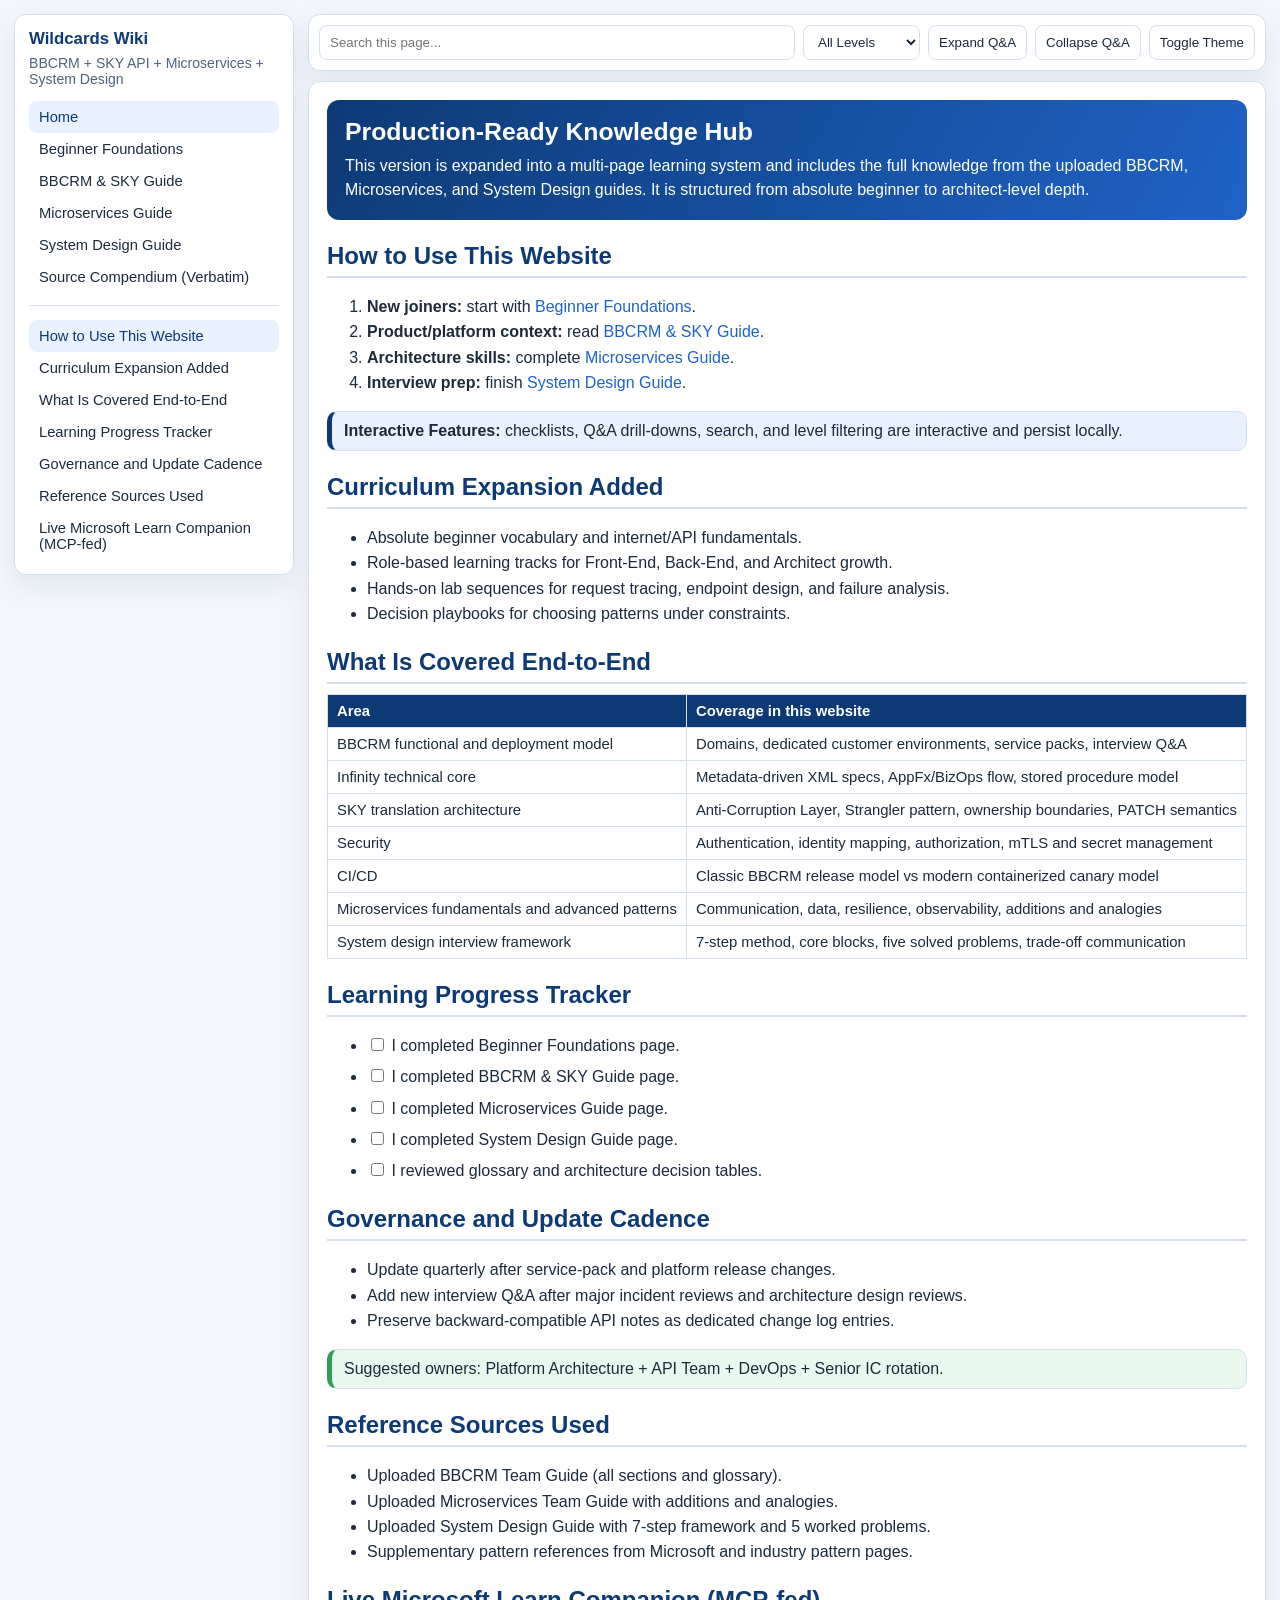
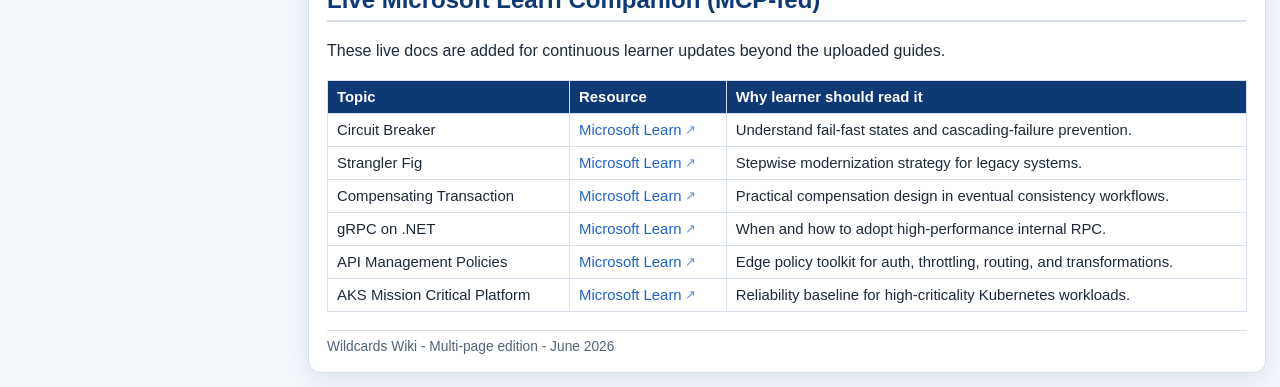
<file: index.html>
<!DOCTYPE html>
<html lang="en">
<head>
  <meta charset="UTF-8" />
  <meta name="viewport" content="width=device-width, initial-scale=1.0" />
  <title>Wildcards Wiki - Home</title>
  <link rel="stylesheet" href="styles.css" />
</head>
<body>
  <div class="shell">
    <aside class="sidebar card">
      <div class="brand">Wildcards Wiki</div>
      <div class="sub">BBCRM + SKY API + Microservices + System Design</div>
      <div class="menu">
        <a class="active" href="index.html">Home</a>
        <a href="foundations.html">Beginner Foundations</a>
        <a href="bbcrm-guide.html">BBCRM & SKY Guide</a>
        <a href="microservices-guide.html">Microservices Guide</a>
        <a href="system-design-guide.html">System Design Guide</a>
        <a href="source-compendium.html">Source Compendium (Verbatim)</a>
      </div>
      <hr style="border:0;border-top:1px solid var(--border); margin: 12px 0;" />
      <nav id="toc" class="menu"></nav>
    </aside>

    <main class="main">
      <section class="toolbar card">
        <input id="search" placeholder="Search this page..." />
        <select id="level">
          <option value="all">All Levels</option>
          <option value="beginner">Beginner</option>
          <option value="intermediate">Intermediate</option>
          <option value="advanced">Advanced</option>
        </select>
        <button id="expandAll">Expand Q&A</button>
        <button id="collapseAll">Collapse Q&A</button>
        <button id="theme">Toggle Theme</button>
      </section>

      <section class="content card" data-level="beginner intermediate advanced">
        <div class="hero">
          <h1>Production-Ready Knowledge Hub</h1>
          <p>
            This version is expanded into a multi-page learning system and includes the full knowledge from the uploaded BBCRM,
            Microservices, and System Design guides. It is structured from absolute beginner to architect-level depth.
          </p>
        </div>

        <section data-level="beginner intermediate advanced">
          <h2>How to Use This Website</h2>
          <ol>
            <li><strong>New joiners:</strong> start with <a href="foundations.html">Beginner Foundations</a>.</li>
            <li><strong>Product/platform context:</strong> read <a href="bbcrm-guide.html">BBCRM & SKY Guide</a>.</li>
            <li><strong>Architecture skills:</strong> complete <a href="microservices-guide.html">Microservices Guide</a>.</li>
            <li><strong>Interview prep:</strong> finish <a href="system-design-guide.html">System Design Guide</a>.</li>
          </ol>
          <div class="info">
            <strong>Interactive Features:</strong> checklists, Q&A drill-downs, search, and level filtering are interactive and persist locally.
          </div>
        </section>

        <section data-level="beginner">
          <h2>Curriculum Expansion Added</h2>
          <ul>
            <li>Absolute beginner vocabulary and internet/API fundamentals.</li>
            <li>Role-based learning tracks for Front-End, Back-End, and Architect growth.</li>
            <li>Hands-on lab sequences for request tracing, endpoint design, and failure analysis.</li>
            <li>Decision playbooks for choosing patterns under constraints.</li>
          </ul>
        </section>

        <section data-level="intermediate advanced">
          <h2>What Is Covered End-to-End</h2>
          <table>
            <tr><th>Area</th><th>Coverage in this website</th></tr>
            <tr><td>BBCRM functional and deployment model</td><td>Domains, dedicated customer environments, service packs, interview Q&A</td></tr>
            <tr><td>Infinity technical core</td><td>Metadata-driven XML specs, AppFx/BizOps flow, stored procedure model</td></tr>
            <tr><td>SKY translation architecture</td><td>Anti-Corruption Layer, Strangler pattern, ownership boundaries, PATCH semantics</td></tr>
            <tr><td>Security</td><td>Authentication, identity mapping, authorization, mTLS and secret management</td></tr>
            <tr><td>CI/CD</td><td>Classic BBCRM release model vs modern containerized canary model</td></tr>
            <tr><td>Microservices fundamentals and advanced patterns</td><td>Communication, data, resilience, observability, additions and analogies</td></tr>
            <tr><td>System design interview framework</td><td>7-step method, core blocks, five solved problems, trade-off communication</td></tr>
          </table>
        </section>

        <section data-level="beginner intermediate advanced">
          <h2>Learning Progress Tracker</h2>
          <ul class="checklist">
            <li><label><input data-track="home-foundations" type="checkbox" /> I completed Beginner Foundations page.</label></li>
            <li><label><input data-track="home-bbcrm" type="checkbox" /> I completed BBCRM & SKY Guide page.</label></li>
            <li><label><input data-track="home-microservices" type="checkbox" /> I completed Microservices Guide page.</label></li>
            <li><label><input data-track="home-system-design" type="checkbox" /> I completed System Design Guide page.</label></li>
            <li><label><input data-track="home-review" type="checkbox" /> I reviewed glossary and architecture decision tables.</label></li>
          </ul>
        </section>

        <section data-level="intermediate advanced">
          <h2>Governance and Update Cadence</h2>
          <ul>
            <li>Update quarterly after service-pack and platform release changes.</li>
            <li>Add new interview Q&A after major incident reviews and architecture design reviews.</li>
            <li>Preserve backward-compatible API notes as dedicated change log entries.</li>
          </ul>
          <div class="success">
            Suggested owners: Platform Architecture + API Team + DevOps + Senior IC rotation.
          </div>
        </section>

        <section data-level="beginner intermediate advanced">
          <h2>Reference Sources Used</h2>
          <ul>
            <li>Uploaded BBCRM Team Guide (all sections and glossary).</li>
            <li>Uploaded Microservices Team Guide with additions and analogies.</li>
            <li>Uploaded System Design Guide with 7-step framework and 5 worked problems.</li>
            <li>Supplementary pattern references from Microsoft and industry pattern pages.</li>
          </ul>
        </section>

        <section data-level="beginner intermediate advanced">
          <h2>Live Microsoft Learn Companion (MCP-fed)</h2>
          <p>These live docs are added for continuous learner updates beyond the uploaded guides.</p>
          <table>
            <tr><th>Topic</th><th>Resource</th><th>Why learner should read it</th></tr>
            <tr><td>Circuit Breaker</td><td><a target="_blank" rel="noopener" href="https://learn.microsoft.com/en-us/azure/architecture/patterns/circuit-breaker">Microsoft Learn</a></td><td>Understand fail-fast states and cascading-failure prevention.</td></tr>
            <tr><td>Strangler Fig</td><td><a target="_blank" rel="noopener" href="https://learn.microsoft.com/en-us/azure/architecture/patterns/strangler-fig">Microsoft Learn</a></td><td>Stepwise modernization strategy for legacy systems.</td></tr>
            <tr><td>Compensating Transaction</td><td><a target="_blank" rel="noopener" href="https://learn.microsoft.com/en-us/azure/architecture/patterns/compensating-transaction">Microsoft Learn</a></td><td>Practical compensation design in eventual consistency workflows.</td></tr>
            <tr><td>gRPC on .NET</td><td><a target="_blank" rel="noopener" href="https://learn.microsoft.com/en-us/aspnet/core/grpc/?view=aspnetcore-10.0">Microsoft Learn</a></td><td>When and how to adopt high-performance internal RPC.</td></tr>
            <tr><td>API Management Policies</td><td><a target="_blank" rel="noopener" href="https://learn.microsoft.com/en-us/azure/api-management/api-management-policies">Microsoft Learn</a></td><td>Edge policy toolkit for auth, throttling, routing, and transformations.</td></tr>
            <tr><td>AKS Mission Critical Platform</td><td><a target="_blank" rel="noopener" href="https://learn.microsoft.com/en-us/azure/architecture/reference-architectures/containers/aks-mission-critical/mission-critical-app-platform">Microsoft Learn</a></td><td>Reliability baseline for high-criticality Kubernetes workloads.</td></tr>
          </table>
        </section>

        <div class="footer">
          Wildcards Wiki - Multi-page edition - June 2026
        </div>
      </section>
    </main>
  </div>

  <script src="app.js"></script>
</body>
</html>
</file>
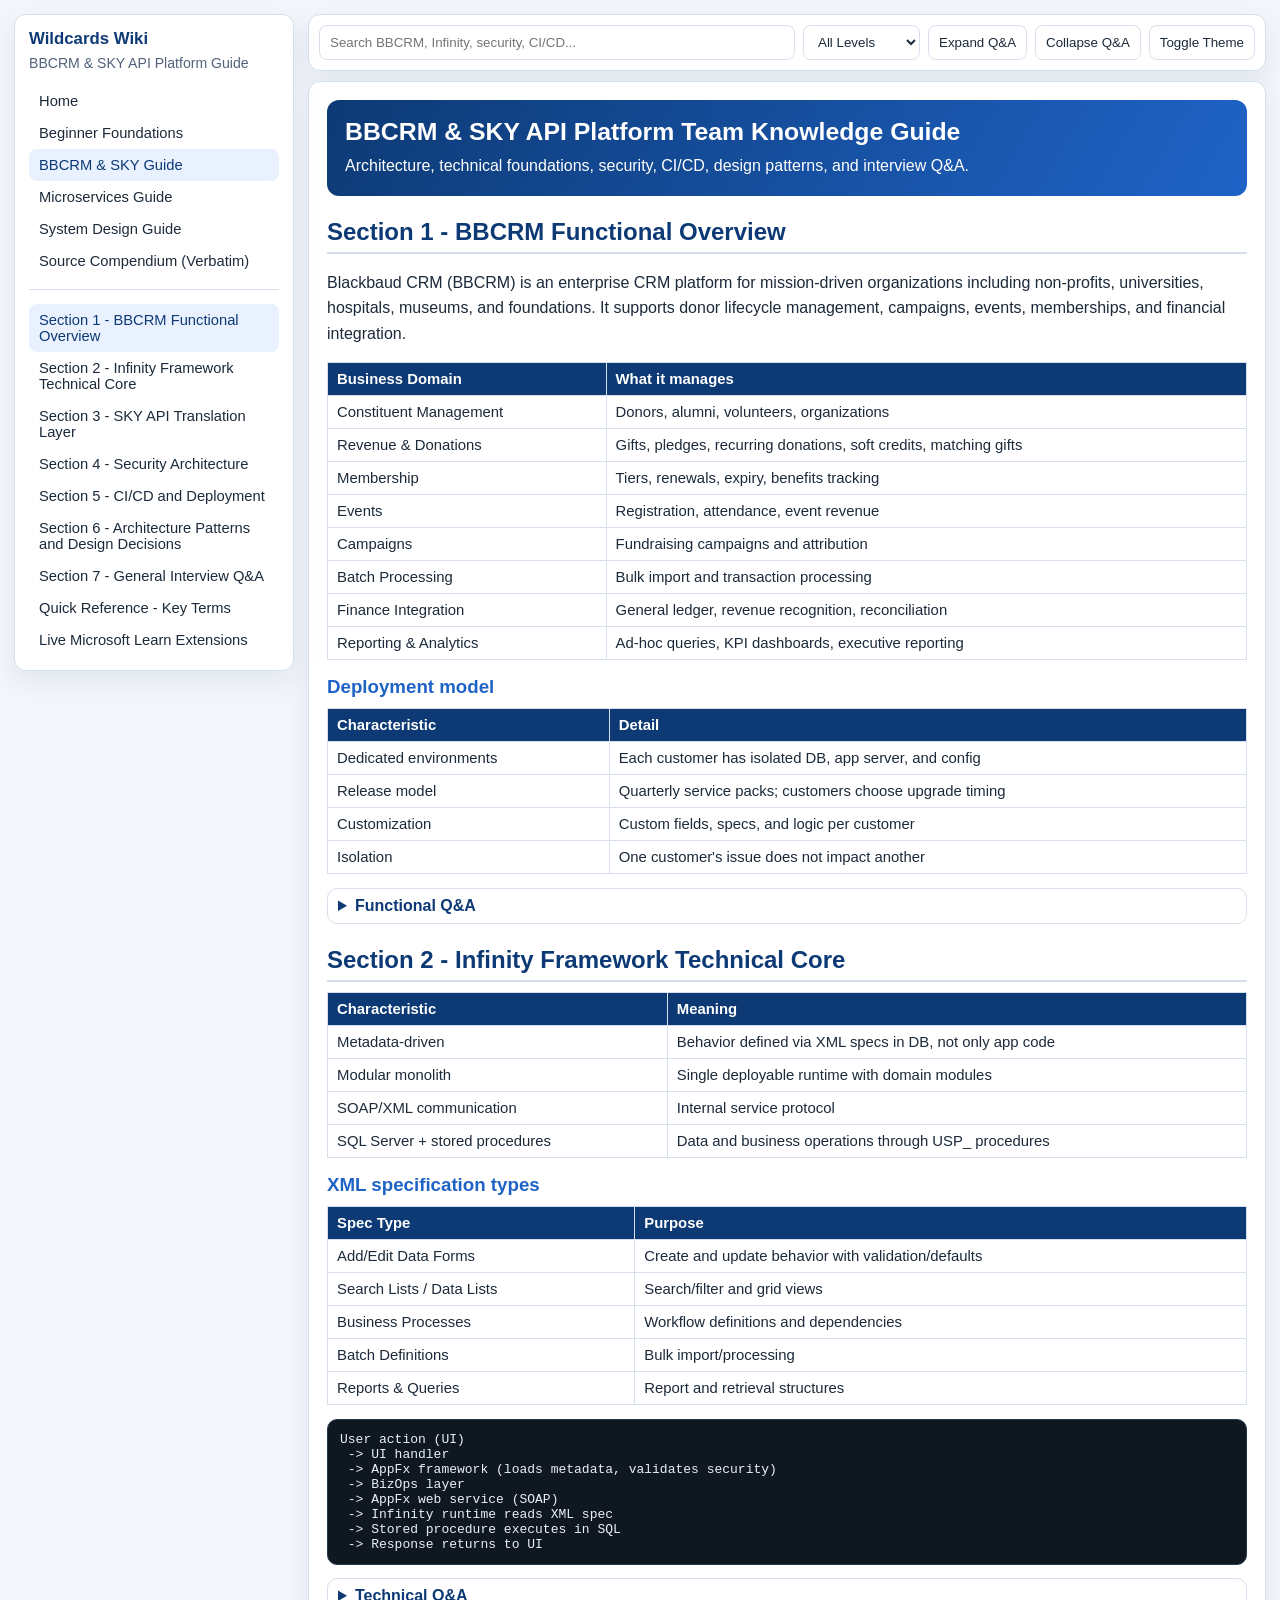
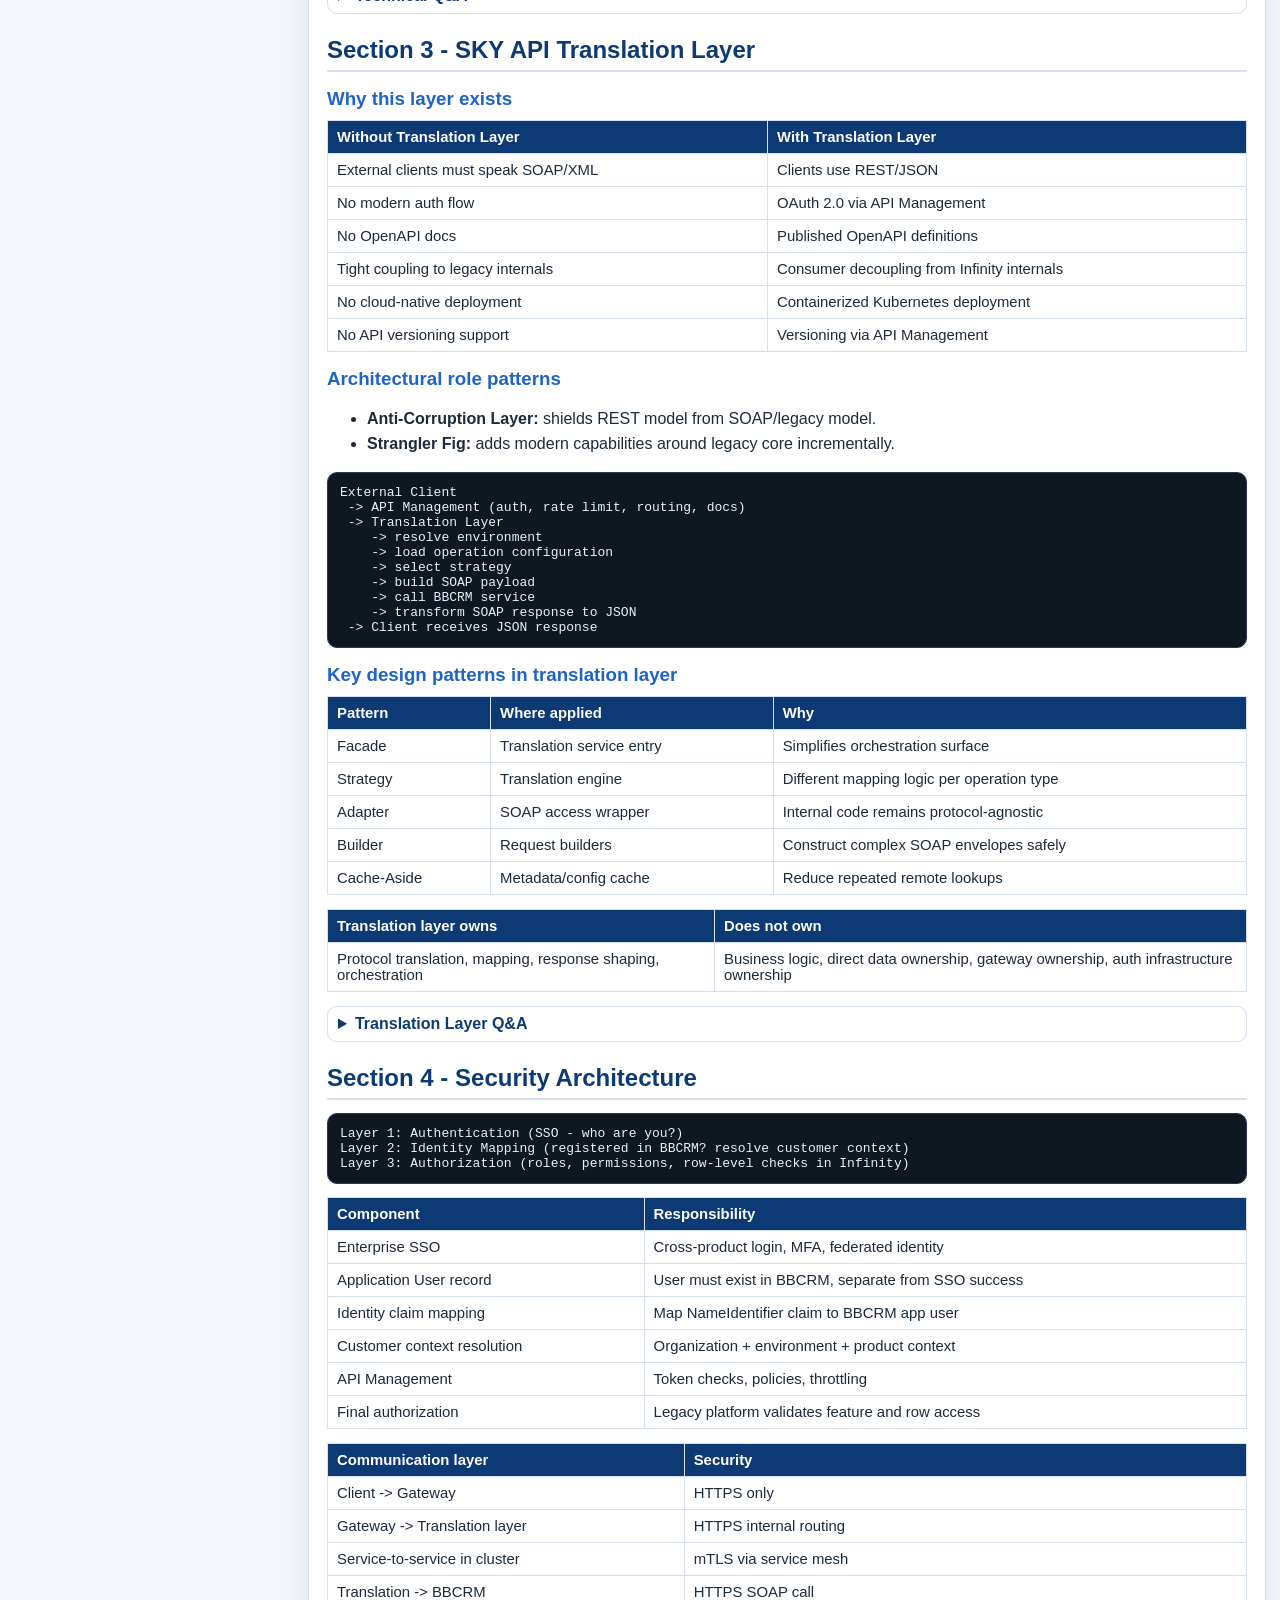
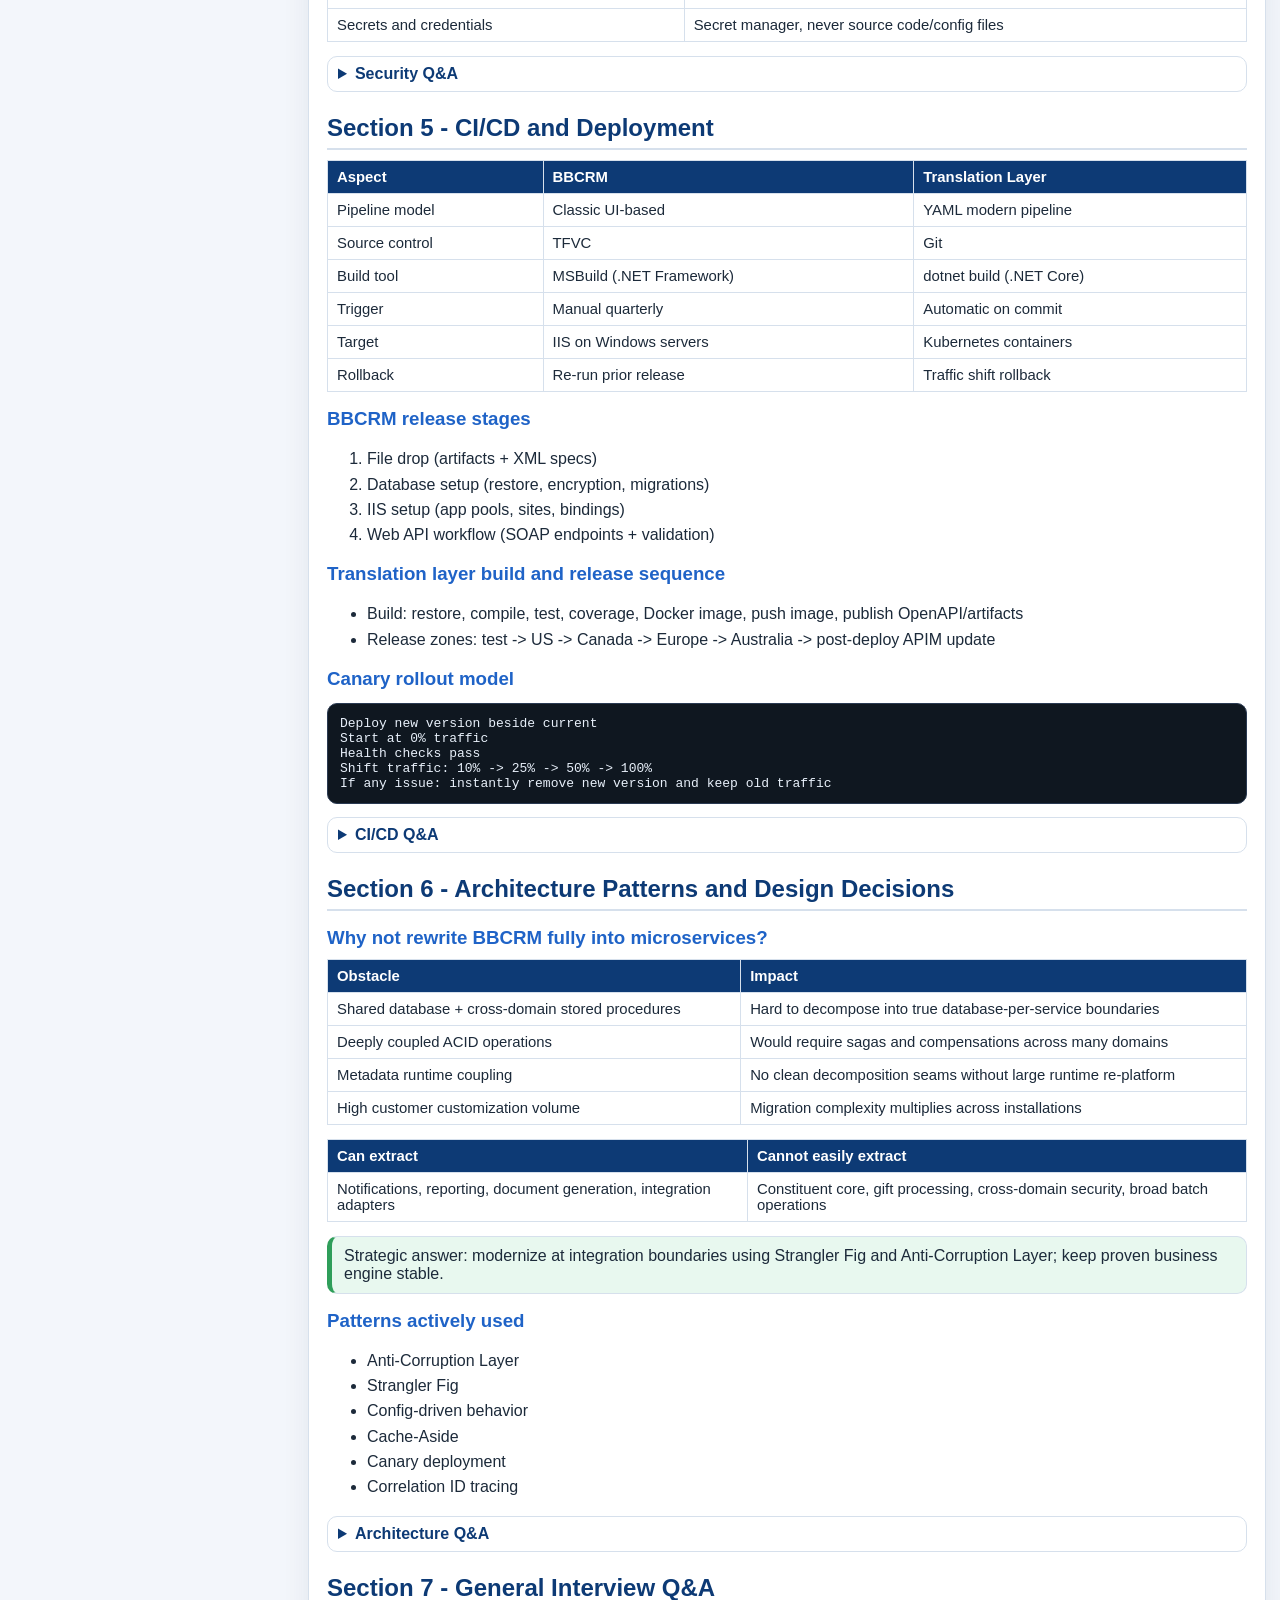
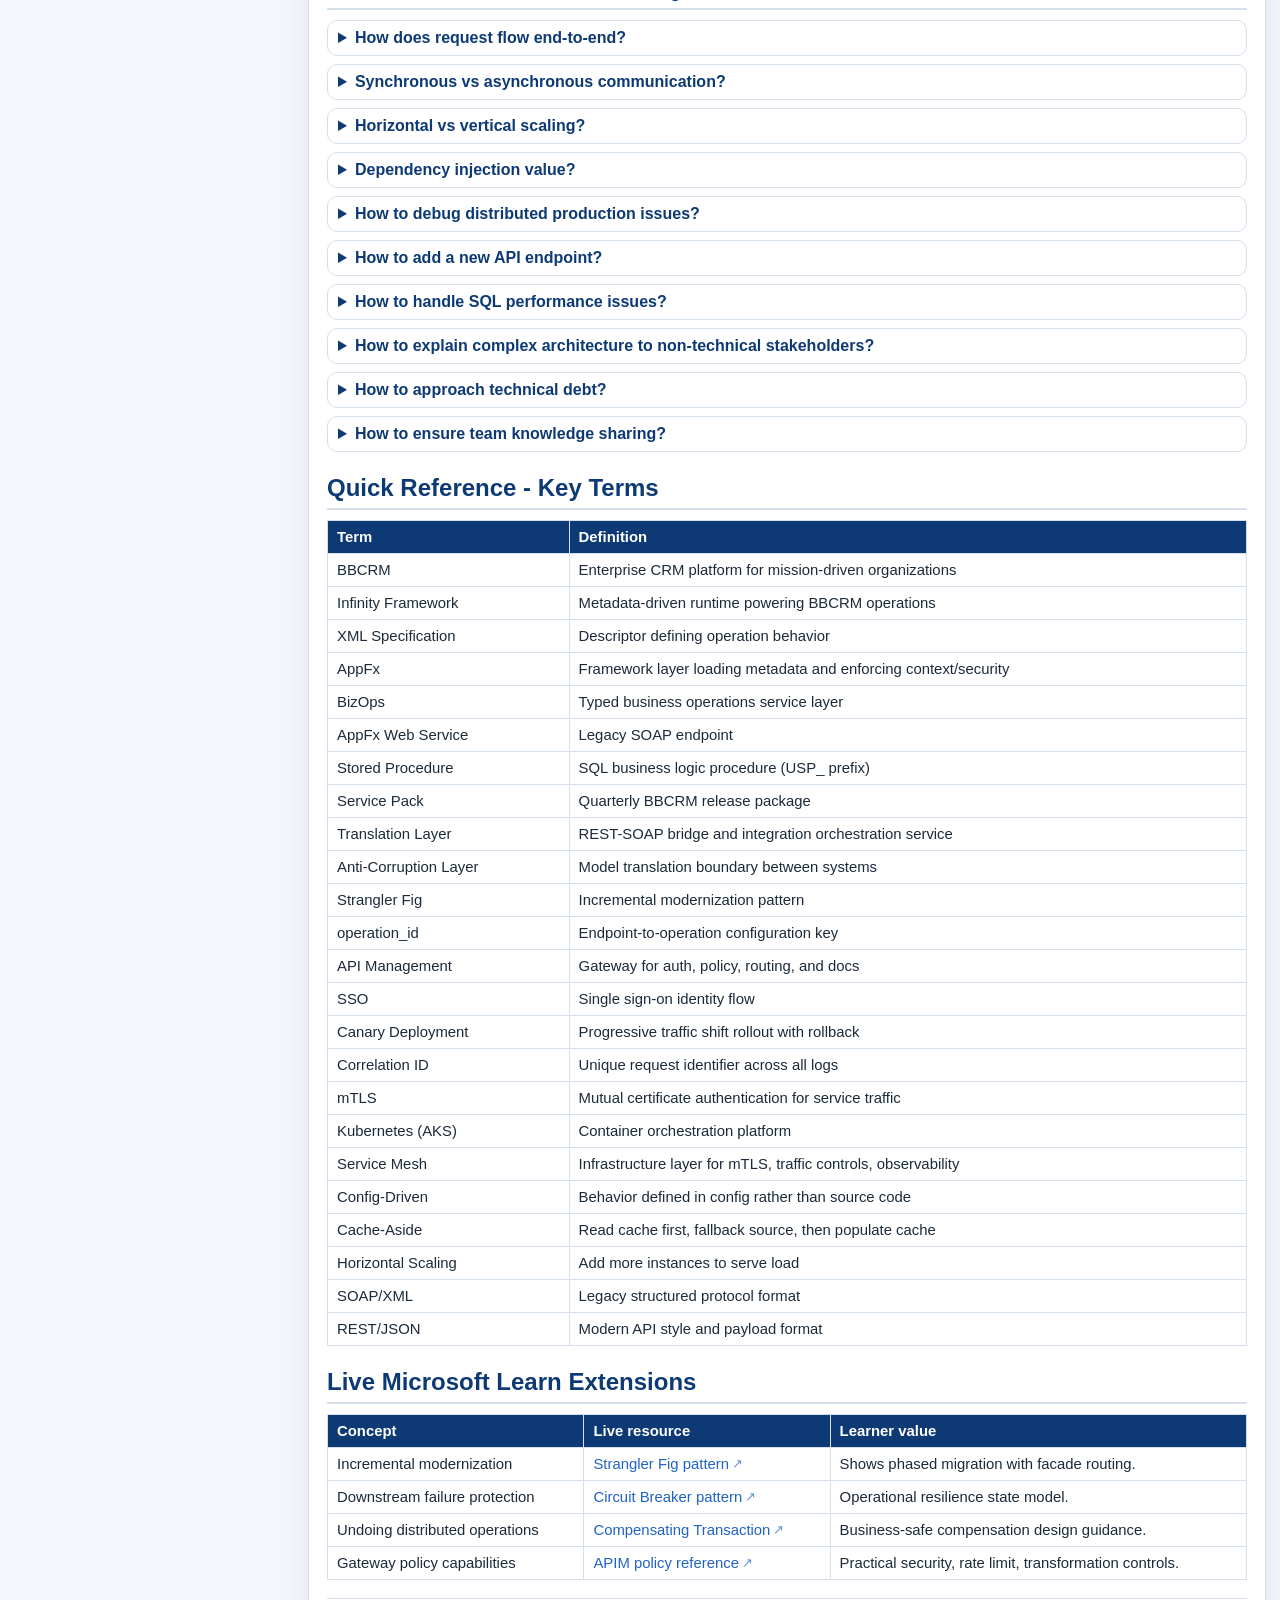
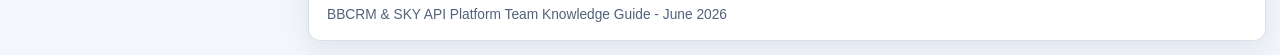
<file: bbcrm-guide.html>
<!DOCTYPE html>
<html lang="en">
<head>
  <meta charset="UTF-8" />
  <meta name="viewport" content="width=device-width, initial-scale=1.0" />
  <title>BBCRM & SKY API Platform - Team Knowledge Guide - Wildcards Wiki</title>
  <link rel="stylesheet" href="styles.css" />
</head>
<body>
  <div class="shell">
    <aside class="sidebar card">
      <div class="brand">Wildcards Wiki</div>
      <div class="sub">BBCRM & SKY API Platform Guide</div>
      <div class="menu">
        <a href="index.html">Home</a>
        <a href="foundations.html">Beginner Foundations</a>
        <a class="active" href="bbcrm-guide.html">BBCRM & SKY Guide</a>
        <a href="microservices-guide.html">Microservices Guide</a>
        <a href="system-design-guide.html">System Design Guide</a>
        <a href="source-compendium.html">Source Compendium (Verbatim)</a>
      </div>
      <hr style="border:0;border-top:1px solid var(--border); margin: 12px 0;" />
      <nav id="toc" class="menu"></nav>
    </aside>

    <main class="main">
      <section class="toolbar card">
        <input id="search" placeholder="Search BBCRM, Infinity, security, CI/CD..." />
        <select id="level">
          <option value="all">All Levels</option>
          <option value="beginner">Beginner</option>
          <option value="intermediate">Intermediate</option>
          <option value="advanced">Advanced</option>
        </select>
        <button id="expandAll">Expand Q&A</button>
        <button id="collapseAll">Collapse Q&A</button>
        <button id="theme">Toggle Theme</button>
      </section>

      <section class="content card" data-level="beginner intermediate advanced">
        <div class="hero">
          <h1>BBCRM & SKY API Platform Team Knowledge Guide</h1>
          <p>Architecture, technical foundations, security, CI/CD, design patterns, and interview Q&A.</p>
        </div>

        <section data-level="beginner" id="s1-functional">
          <h2>Section 1 - BBCRM Functional Overview</h2>
          <p>
            Blackbaud CRM (BBCRM) is an enterprise CRM platform for mission-driven organizations including non-profits,
            universities, hospitals, museums, and foundations. It supports donor lifecycle management, campaigns, events,
            memberships, and financial integration.
          </p>
          <table>
            <tr><th>Business Domain</th><th>What it manages</th></tr>
            <tr><td>Constituent Management</td><td>Donors, alumni, volunteers, organizations</td></tr>
            <tr><td>Revenue & Donations</td><td>Gifts, pledges, recurring donations, soft credits, matching gifts</td></tr>
            <tr><td>Membership</td><td>Tiers, renewals, expiry, benefits tracking</td></tr>
            <tr><td>Events</td><td>Registration, attendance, event revenue</td></tr>
            <tr><td>Campaigns</td><td>Fundraising campaigns and attribution</td></tr>
            <tr><td>Batch Processing</td><td>Bulk import and transaction processing</td></tr>
            <tr><td>Finance Integration</td><td>General ledger, revenue recognition, reconciliation</td></tr>
            <tr><td>Reporting & Analytics</td><td>Ad-hoc queries, KPI dashboards, executive reporting</td></tr>
          </table>

          <h3>Deployment model</h3>
          <table>
            <tr><th>Characteristic</th><th>Detail</th></tr>
            <tr><td>Dedicated environments</td><td>Each customer has isolated DB, app server, and config</td></tr>
            <tr><td>Release model</td><td>Quarterly service packs; customers choose upgrade timing</td></tr>
            <tr><td>Customization</td><td>Custom fields, specs, and logic per customer</td></tr>
            <tr><td>Isolation</td><td>One customer's issue does not impact another</td></tr>
          </table>

          <details>
            <summary>Functional Q&A</summary>
            <p><strong>What organizations use BBCRM?</strong> Non-profits, universities, hospitals, foundations, and cultural institutions focused on fundraising and constituent engagement.</p>
            <p><strong>Constituent vs Donor?</strong> Constituent is any entity in system. Donor is a constituent who has given financially.</p>
            <p><strong>What is a Service Pack?</strong> Quarterly packaged release with features and fixes, deployed on customer schedule.</p>
          </details>
        </section>

        <section data-level="intermediate advanced" id="s2-infinity">
          <h2>Section 2 - Infinity Framework Technical Core</h2>
          <table>
            <tr><th>Characteristic</th><th>Meaning</th></tr>
            <tr><td>Metadata-driven</td><td>Behavior defined via XML specs in DB, not only app code</td></tr>
            <tr><td>Modular monolith</td><td>Single deployable runtime with domain modules</td></tr>
            <tr><td>SOAP/XML communication</td><td>Internal service protocol</td></tr>
            <tr><td>SQL Server + stored procedures</td><td>Data and business operations through USP_ procedures</td></tr>
          </table>

          <h3>XML specification types</h3>
          <table>
            <tr><th>Spec Type</th><th>Purpose</th></tr>
            <tr><td>Add/Edit Data Forms</td><td>Create and update behavior with validation/defaults</td></tr>
            <tr><td>Search Lists / Data Lists</td><td>Search/filter and grid views</td></tr>
            <tr><td>Business Processes</td><td>Workflow definitions and dependencies</td></tr>
            <tr><td>Batch Definitions</td><td>Bulk import/processing</td></tr>
            <tr><td>Reports & Queries</td><td>Report and retrieval structures</td></tr>
          </table>

<pre>User action (UI)
 -> UI handler
 -> AppFx framework (loads metadata, validates security)
 -> BizOps layer
 -> AppFx web service (SOAP)
 -> Infinity runtime reads XML spec
 -> Stored procedure executes in SQL
 -> Response returns to UI</pre>

          <details>
            <summary>Technical Q&A</summary>
            <p><strong>Metadata-driven architecture?</strong> Engine behavior is driven by XML specs at runtime. You can add forms and workflows via configuration metadata.</p>
            <p><strong>Why stored procedures?</strong> Historical enterprise design choice for transaction control and DB optimization; trade-off is split logic and migration complexity.</p>
            <p><strong>What is BizOps?</strong> Typed business service layer on top of Infinity for operations like constituent creation and donation processing.</p>
          </details>
        </section>

        <section data-level="intermediate advanced" id="s3-translation">
          <h2>Section 3 - SKY API Translation Layer</h2>
          <h3>Why this layer exists</h3>
          <table>
            <tr><th>Without Translation Layer</th><th>With Translation Layer</th></tr>
            <tr><td>External clients must speak SOAP/XML</td><td>Clients use REST/JSON</td></tr>
            <tr><td>No modern auth flow</td><td>OAuth 2.0 via API Management</td></tr>
            <tr><td>No OpenAPI docs</td><td>Published OpenAPI definitions</td></tr>
            <tr><td>Tight coupling to legacy internals</td><td>Consumer decoupling from Infinity internals</td></tr>
            <tr><td>No cloud-native deployment</td><td>Containerized Kubernetes deployment</td></tr>
            <tr><td>No API versioning support</td><td>Versioning via API Management</td></tr>
          </table>

          <h3>Architectural role patterns</h3>
          <ul>
            <li><strong>Anti-Corruption Layer:</strong> shields REST model from SOAP/legacy model.</li>
            <li><strong>Strangler Fig:</strong> adds modern capabilities around legacy core incrementally.</li>
          </ul>

<pre>External Client
 -> API Management (auth, rate limit, routing, docs)
 -> Translation Layer
    -> resolve environment
    -> load operation configuration
    -> select strategy
    -> build SOAP payload
    -> call BBCRM service
    -> transform SOAP response to JSON
 -> Client receives JSON response</pre>

          <h3>Key design patterns in translation layer</h3>
          <table>
            <tr><th>Pattern</th><th>Where applied</th><th>Why</th></tr>
            <tr><td>Facade</td><td>Translation service entry</td><td>Simplifies orchestration surface</td></tr>
            <tr><td>Strategy</td><td>Translation engine</td><td>Different mapping logic per operation type</td></tr>
            <tr><td>Adapter</td><td>SOAP access wrapper</td><td>Internal code remains protocol-agnostic</td></tr>
            <tr><td>Builder</td><td>Request builders</td><td>Construct complex SOAP envelopes safely</td></tr>
            <tr><td>Cache-Aside</td><td>Metadata/config cache</td><td>Reduce repeated remote lookups</td></tr>
          </table>

          <table>
            <tr><th>Translation layer owns</th><th>Does not own</th></tr>
            <tr><td>Protocol translation, mapping, response shaping, orchestration</td><td>Business logic, direct data ownership, gateway ownership, auth infrastructure ownership</td></tr>
          </table>

          <details>
            <summary>Translation Layer Q&A</summary>
            <p><strong>One-sentence definition:</strong> Cloud-native bridge converting REST/JSON requests into SOAP/XML calls and responses.</p>
            <p><strong>Is it a microservice?</strong> Deployed like one, but it is an integration service rather than business-domain owner.</p>
            <p><strong>How does operation routing work?</strong> endpoint -> operation_id -> configuration lookup -> mapping and transformation rules.</p>
            <p><strong>How does PATCH edit work?</strong> GET existing record, merge incoming partial fields, submit complete form expected by legacy model.</p>
          </details>
        </section>

        <section data-level="intermediate advanced" id="s4-security">
          <h2>Section 4 - Security Architecture</h2>
<pre>Layer 1: Authentication (SSO - who are you?)
Layer 2: Identity Mapping (registered in BBCRM? resolve customer context)
Layer 3: Authorization (roles, permissions, row-level checks in Infinity)</pre>

          <table>
            <tr><th>Component</th><th>Responsibility</th></tr>
            <tr><td>Enterprise SSO</td><td>Cross-product login, MFA, federated identity</td></tr>
            <tr><td>Application User record</td><td>User must exist in BBCRM, separate from SSO success</td></tr>
            <tr><td>Identity claim mapping</td><td>Map NameIdentifier claim to BBCRM app user</td></tr>
            <tr><td>Customer context resolution</td><td>Organization + environment + product context</td></tr>
            <tr><td>API Management</td><td>Token checks, policies, throttling</td></tr>
            <tr><td>Final authorization</td><td>Legacy platform validates feature and row access</td></tr>
          </table>

          <table>
            <tr><th>Communication layer</th><th>Security</th></tr>
            <tr><td>Client -> Gateway</td><td>HTTPS only</td></tr>
            <tr><td>Gateway -> Translation layer</td><td>HTTPS internal routing</td></tr>
            <tr><td>Service-to-service in cluster</td><td>mTLS via service mesh</td></tr>
            <tr><td>Translation -> BBCRM</td><td>HTTPS SOAP call</td></tr>
            <tr><td>Secrets and credentials</td><td>Secret manager, never source code/config files</td></tr>
          </table>

          <details>
            <summary>Security Q&A</summary>
            <p><strong>Authentication vs authorization?</strong> Authentication verifies identity; authorization checks permission scope after identity is confirmed.</p>
            <p><strong>Common BBCRM gotcha?</strong> SSO login may pass, but BBCRM access still fails if app-user record/mapping is missing.</p>
            <p><strong>Why mTLS?</strong> Both client and server authenticate each other, reducing impersonation risk in internal network traffic.</p>
          </details>
        </section>

        <section data-level="intermediate advanced" id="s5-cicd">
          <h2>Section 5 - CI/CD and Deployment</h2>
          <table>
            <tr><th>Aspect</th><th>BBCRM</th><th>Translation Layer</th></tr>
            <tr><td>Pipeline model</td><td>Classic UI-based</td><td>YAML modern pipeline</td></tr>
            <tr><td>Source control</td><td>TFVC</td><td>Git</td></tr>
            <tr><td>Build tool</td><td>MSBuild (.NET Framework)</td><td>dotnet build (.NET Core)</td></tr>
            <tr><td>Trigger</td><td>Manual quarterly</td><td>Automatic on commit</td></tr>
            <tr><td>Target</td><td>IIS on Windows servers</td><td>Kubernetes containers</td></tr>
            <tr><td>Rollback</td><td>Re-run prior release</td><td>Traffic shift rollback</td></tr>
          </table>

          <h3>BBCRM release stages</h3>
          <ol>
            <li>File drop (artifacts + XML specs)</li>
            <li>Database setup (restore, encryption, migrations)</li>
            <li>IIS setup (app pools, sites, bindings)</li>
            <li>Web API workflow (SOAP endpoints + validation)</li>
          </ol>

          <h3>Translation layer build and release sequence</h3>
          <ul>
            <li>Build: restore, compile, test, coverage, Docker image, push image, publish OpenAPI/artifacts</li>
            <li>Release zones: test -> US -> Canada -> Europe -> Australia -> post-deploy APIM update</li>
          </ul>

          <h3>Canary rollout model</h3>
<pre>Deploy new version beside current
Start at 0% traffic
Health checks pass
Shift traffic: 10% -> 25% -> 50% -> 100%
If any issue: instantly remove new version and keep old traffic</pre>

          <details>
            <summary>CI/CD Q&A</summary>
            <p><strong>Main model difference?</strong> BBCRM is classic infra-owned quarterly release; translation layer is modern engineering-owned frequent delivery.</p>
            <p><strong>Why canary?</strong> Limits blast radius and enables fast rollback with minimal user impact.</p>
            <p><strong>Why multi-stage Docker build?</strong> Smaller and safer runtime image by separating build and runtime dependencies.</p>
          </details>
        </section>

        <section data-level="advanced" id="s6-architecture">
          <h2>Section 6 - Architecture Patterns and Design Decisions</h2>
          <h3>Why not rewrite BBCRM fully into microservices?</h3>
          <table>
            <tr><th>Obstacle</th><th>Impact</th></tr>
            <tr><td>Shared database + cross-domain stored procedures</td><td>Hard to decompose into true database-per-service boundaries</td></tr>
            <tr><td>Deeply coupled ACID operations</td><td>Would require sagas and compensations across many domains</td></tr>
            <tr><td>Metadata runtime coupling</td><td>No clean decomposition seams without large runtime re-platform</td></tr>
            <tr><td>High customer customization volume</td><td>Migration complexity multiplies across installations</td></tr>
          </table>
          <table>
            <tr><th>Can extract</th><th>Cannot easily extract</th></tr>
            <tr><td>Notifications, reporting, document generation, integration adapters</td><td>Constituent core, gift processing, cross-domain security, broad batch operations</td></tr>
          </table>
          <div class="success">
            Strategic answer: modernize at integration boundaries using Strangler Fig and Anti-Corruption Layer; keep proven business engine stable.
          </div>
          <h3>Patterns actively used</h3>
          <ul>
            <li>Anti-Corruption Layer</li>
            <li>Strangler Fig</li>
            <li>Config-driven behavior</li>
            <li>Cache-Aside</li>
            <li>Canary deployment</li>
            <li>Correlation ID tracing</li>
          </ul>
          <details>
            <summary>Architecture Q&A</summary>
            <p><strong>What is Anti-Corruption Layer?</strong> Translator boundary that prevents legacy model leakage into modern service contracts.</p>
            <p><strong>What is Strangler Fig?</strong> Incremental modernization approach that grows new capabilities around legacy core.</p>
            <p><strong>Why correlation ID?</strong> Enables full end-to-end trace lookup for one request across all services and logs.</p>
          </details>
        </section>

        <section data-level="intermediate advanced" id="s7-interview">
          <h2>Section 7 - General Interview Q&A</h2>
          <details>
            <summary>How does request flow end-to-end?</summary>
            <p>Client -> APIM -> Translation (context + config + mapping) -> BBCRM AppFx -> Infinity + DB -> translated JSON response with correlation trace.</p>
          </details>
          <details>
            <summary>Synchronous vs asynchronous communication?</summary>
            <p>Synchronous waits for immediate response; asynchronous publishes work and continues. APIs often sync; notifications/analytics often async.</p>
          </details>
          <details>
            <summary>Horizontal vs vertical scaling?</summary>
            <p>Vertical adds resources to one node; horizontal adds instances. Translation layer scales horizontally due to stateless design.</p>
          </details>
          <details>
            <summary>Dependency injection value?</summary>
            <p>Externalizes dependencies, improves testability, and supports implementation swapping with minimal code change.</p>
          </details>
          <details>
            <summary>How to debug distributed production issues?</summary>
            <p>Start with correlation ID and inspect layers systematically: auth, context resolution, translation, downstream business operation.</p>
          </details>
          <details>
            <summary>How to add a new API endpoint?</summary>
            <p>Design consumer contract, map operation configuration, implement endpoint, test translation logic and end-to-end behavior.</p>
          </details>
          <details>
            <summary>How to handle SQL performance issues?</summary>
            <p>Determine customer-specific vs systemic issue; use actual execution plans; apply targeted index/query or broader product-safe fixes.</p>
          </details>
          <details>
            <summary>How to explain complex architecture to non-technical stakeholders?</summary>
            <p>Use business impact language, analogies, and explicit risk/cost/time outcomes.</p>
          </details>
          <details>
            <summary>How to approach technical debt?</summary>
            <p>Classify active vs stable debt, prioritize based on impact, and document decisions and rationale transparently.</p>
          </details>
          <details>
            <summary>How to ensure team knowledge sharing?</summary>
            <p>Document why-not-just-what, create layered onboarding material, use code reviews as teaching, and pair engineers on complex areas.</p>
          </details>
        </section>

        <section data-level="beginner intermediate advanced" id="quick-reference">
          <h2>Quick Reference - Key Terms</h2>
          <table>
            <tr><th>Term</th><th>Definition</th></tr>
            <tr><td>BBCRM</td><td>Enterprise CRM platform for mission-driven organizations</td></tr>
            <tr><td>Infinity Framework</td><td>Metadata-driven runtime powering BBCRM operations</td></tr>
            <tr><td>XML Specification</td><td>Descriptor defining operation behavior</td></tr>
            <tr><td>AppFx</td><td>Framework layer loading metadata and enforcing context/security</td></tr>
            <tr><td>BizOps</td><td>Typed business operations service layer</td></tr>
            <tr><td>AppFx Web Service</td><td>Legacy SOAP endpoint</td></tr>
            <tr><td>Stored Procedure</td><td>SQL business logic procedure (USP_ prefix)</td></tr>
            <tr><td>Service Pack</td><td>Quarterly BBCRM release package</td></tr>
            <tr><td>Translation Layer</td><td>REST-SOAP bridge and integration orchestration service</td></tr>
            <tr><td>Anti-Corruption Layer</td><td>Model translation boundary between systems</td></tr>
            <tr><td>Strangler Fig</td><td>Incremental modernization pattern</td></tr>
            <tr><td>operation_id</td><td>Endpoint-to-operation configuration key</td></tr>
            <tr><td>API Management</td><td>Gateway for auth, policy, routing, and docs</td></tr>
            <tr><td>SSO</td><td>Single sign-on identity flow</td></tr>
            <tr><td>Canary Deployment</td><td>Progressive traffic shift rollout with rollback</td></tr>
            <tr><td>Correlation ID</td><td>Unique request identifier across all logs</td></tr>
            <tr><td>mTLS</td><td>Mutual certificate authentication for service traffic</td></tr>
            <tr><td>Kubernetes (AKS)</td><td>Container orchestration platform</td></tr>
            <tr><td>Service Mesh</td><td>Infrastructure layer for mTLS, traffic controls, observability</td></tr>
            <tr><td>Config-Driven</td><td>Behavior defined in config rather than source code</td></tr>
            <tr><td>Cache-Aside</td><td>Read cache first, fallback source, then populate cache</td></tr>
            <tr><td>Horizontal Scaling</td><td>Add more instances to serve load</td></tr>
            <tr><td>SOAP/XML</td><td>Legacy structured protocol format</td></tr>
            <tr><td>REST/JSON</td><td>Modern API style and payload format</td></tr>
          </table>
        </section>

        <section data-level="intermediate advanced" id="bbcrm-live-learn">
          <h2>Live Microsoft Learn Extensions</h2>
          <table>
            <tr><th>Concept</th><th>Live resource</th><th>Learner value</th></tr>
            <tr><td>Incremental modernization</td><td><a target="_blank" rel="noopener" href="https://learn.microsoft.com/en-us/azure/architecture/patterns/strangler-fig">Strangler Fig pattern</a></td><td>Shows phased migration with facade routing.</td></tr>
            <tr><td>Downstream failure protection</td><td><a target="_blank" rel="noopener" href="https://learn.microsoft.com/en-us/azure/architecture/patterns/circuit-breaker">Circuit Breaker pattern</a></td><td>Operational resilience state model.</td></tr>
            <tr><td>Undoing distributed operations</td><td><a target="_blank" rel="noopener" href="https://learn.microsoft.com/en-us/azure/architecture/patterns/compensating-transaction">Compensating Transaction</a></td><td>Business-safe compensation design guidance.</td></tr>
            <tr><td>Gateway policy capabilities</td><td><a target="_blank" rel="noopener" href="https://learn.microsoft.com/en-us/azure/api-management/api-management-policies">APIM policy reference</a></td><td>Practical security, rate limit, transformation controls.</td></tr>
          </table>
        </section>

        <div class="footer">BBCRM & SKY API Platform Team Knowledge Guide - June 2026</div>
      </section>
    </main>
  </div>
  <script src="app.js"></script>
</body>
</html>
</file>
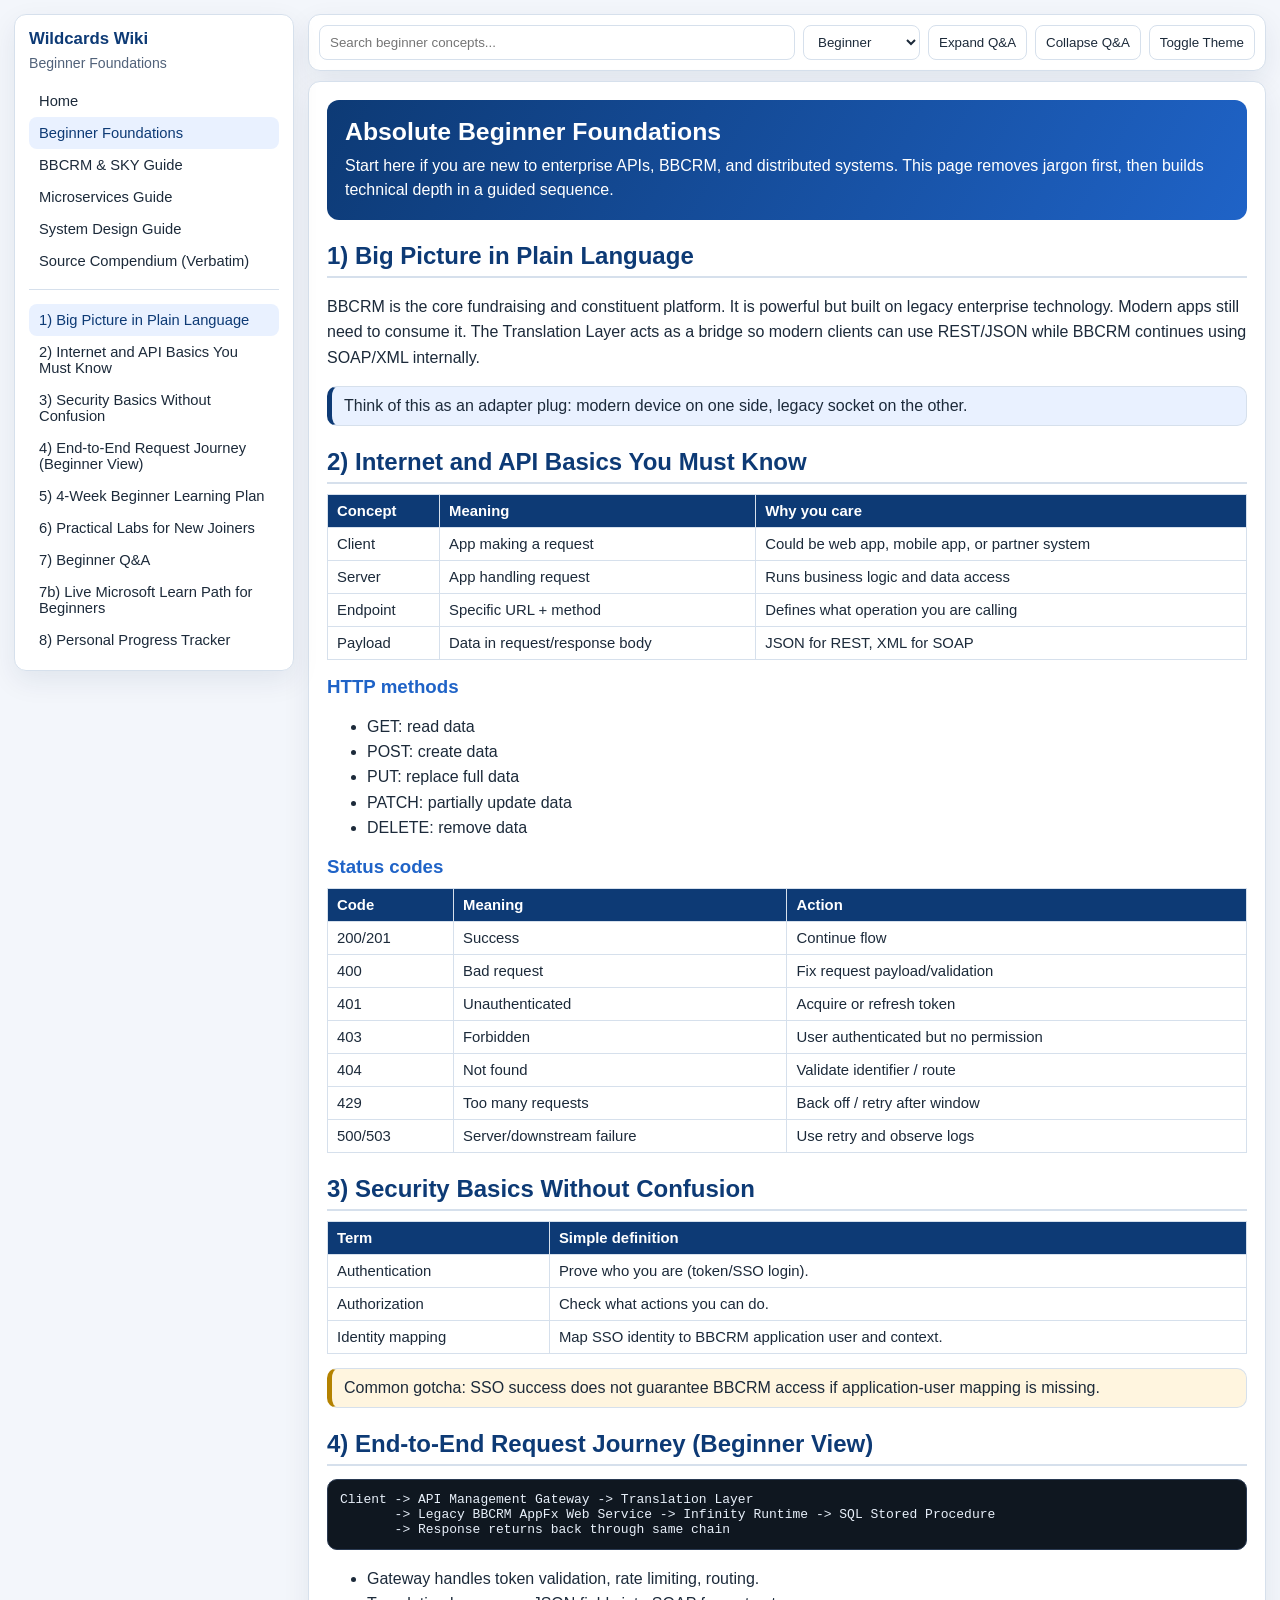
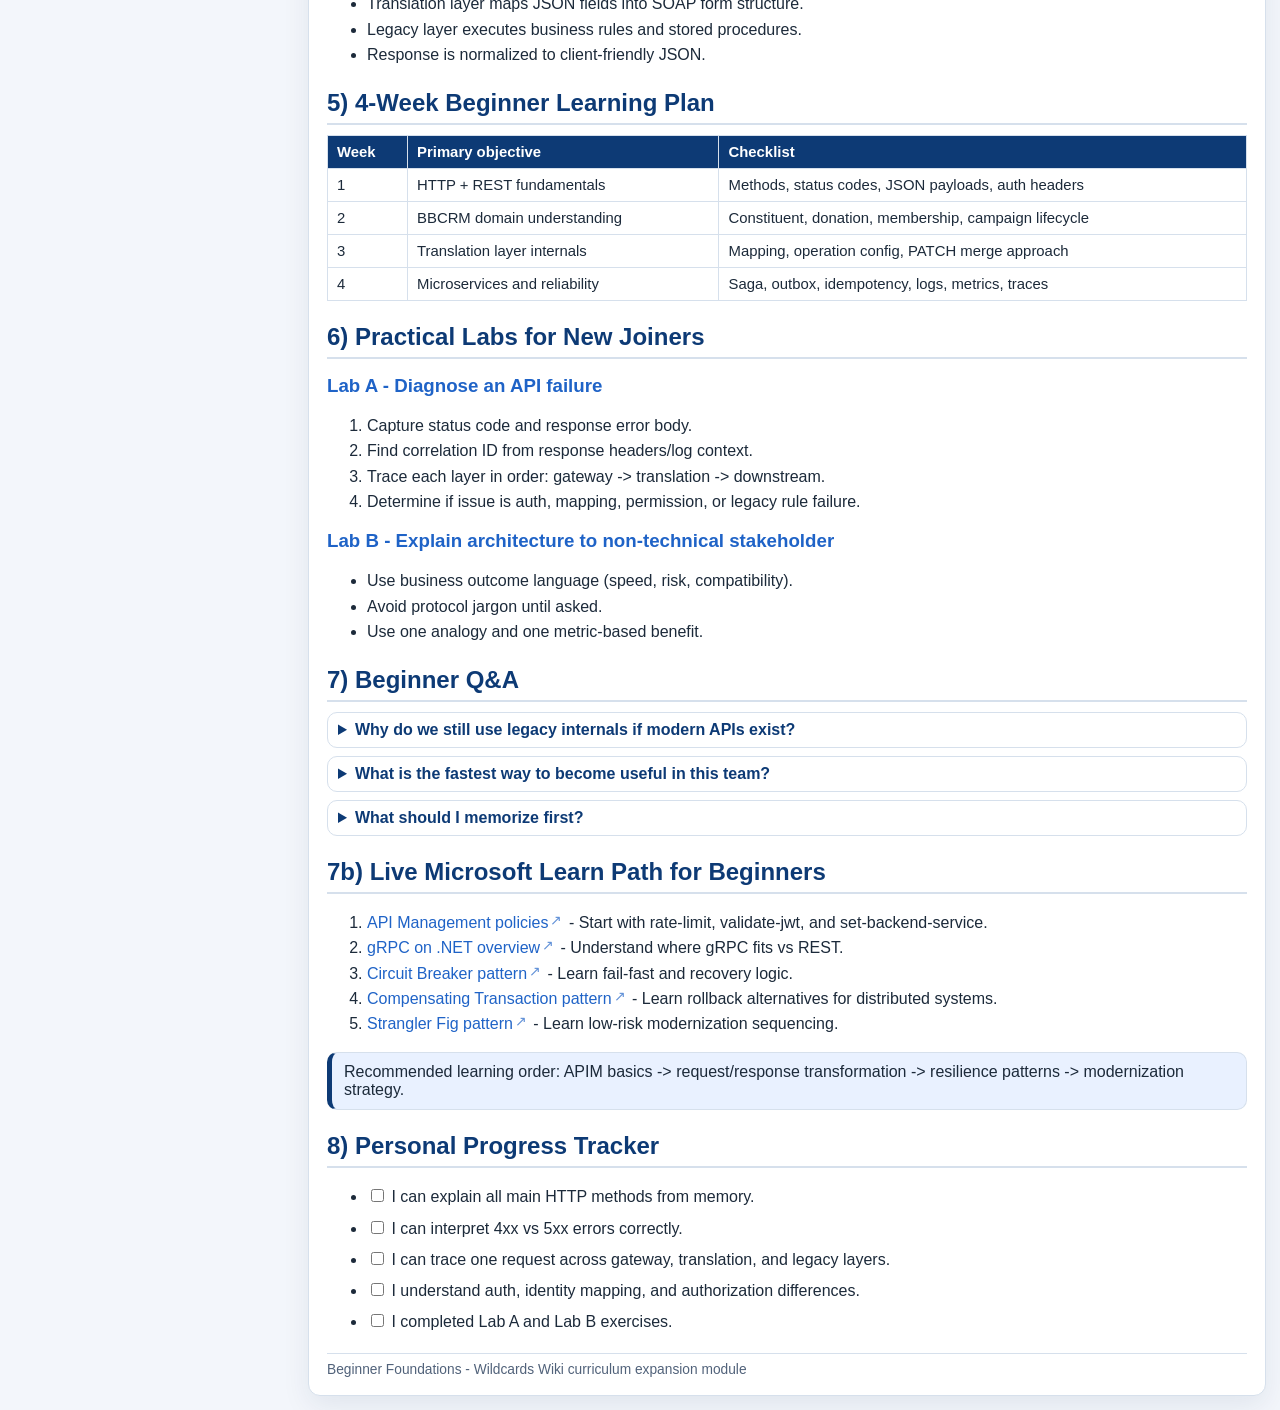
<file: foundations.html>
<!DOCTYPE html>
<html lang="en">
<head>
  <meta charset="UTF-8" />
  <meta name="viewport" content="width=device-width, initial-scale=1.0" />
  <title>Beginner Foundations - Wildcards Wiki</title>
  <link rel="stylesheet" href="styles.css" />
</head>
<body>
  <div class="shell">
    <aside class="sidebar card">
      <div class="brand">Wildcards Wiki</div>
      <div class="sub">Beginner Foundations</div>
      <div class="menu">
        <a href="index.html">Home</a>
        <a class="active" href="foundations.html">Beginner Foundations</a>
        <a href="bbcrm-guide.html">BBCRM & SKY Guide</a>
        <a href="microservices-guide.html">Microservices Guide</a>
        <a href="system-design-guide.html">System Design Guide</a>
        <a href="source-compendium.html">Source Compendium (Verbatim)</a>
      </div>
      <hr style="border:0;border-top:1px solid var(--border); margin: 12px 0;" />
      <nav id="toc" class="menu"></nav>
    </aside>

    <main class="main">
      <section class="toolbar card">
        <input id="search" placeholder="Search beginner concepts..." />
        <select id="level">
          <option value="all">All Levels</option>
          <option value="beginner" selected>Beginner</option>
          <option value="intermediate">Intermediate</option>
          <option value="advanced">Advanced</option>
        </select>
        <button id="expandAll">Expand Q&A</button>
        <button id="collapseAll">Collapse Q&A</button>
        <button id="theme">Toggle Theme</button>
      </section>

      <section class="content card" data-level="beginner intermediate">
        <div class="hero">
          <h1>Absolute Beginner Foundations</h1>
          <p>
            Start here if you are new to enterprise APIs, BBCRM, and distributed systems.
            This page removes jargon first, then builds technical depth in a guided sequence.
          </p>
        </div>

        <section data-level="beginner" id="big-picture">
          <h2>1) Big Picture in Plain Language</h2>
          <p>
            BBCRM is the core fundraising and constituent platform. It is powerful but built on legacy enterprise technology.
            Modern apps still need to consume it. The Translation Layer acts as a bridge so modern clients can use REST/JSON while
            BBCRM continues using SOAP/XML internally.
          </p>
          <div class="info">
            Think of this as an adapter plug: modern device on one side, legacy socket on the other.
          </div>
        </section>

        <section data-level="beginner" id="core-internet">
          <h2>2) Internet and API Basics You Must Know</h2>
          <table>
            <tr><th>Concept</th><th>Meaning</th><th>Why you care</th></tr>
            <tr><td>Client</td><td>App making a request</td><td>Could be web app, mobile app, or partner system</td></tr>
            <tr><td>Server</td><td>App handling request</td><td>Runs business logic and data access</td></tr>
            <tr><td>Endpoint</td><td>Specific URL + method</td><td>Defines what operation you are calling</td></tr>
            <tr><td>Payload</td><td>Data in request/response body</td><td>JSON for REST, XML for SOAP</td></tr>
          </table>
          <h3>HTTP methods</h3>
          <ul>
            <li>GET: read data</li>
            <li>POST: create data</li>
            <li>PUT: replace full data</li>
            <li>PATCH: partially update data</li>
            <li>DELETE: remove data</li>
          </ul>
          <h3>Status codes</h3>
          <table>
            <tr><th>Code</th><th>Meaning</th><th>Action</th></tr>
            <tr><td>200/201</td><td>Success</td><td>Continue flow</td></tr>
            <tr><td>400</td><td>Bad request</td><td>Fix request payload/validation</td></tr>
            <tr><td>401</td><td>Unauthenticated</td><td>Acquire or refresh token</td></tr>
            <tr><td>403</td><td>Forbidden</td><td>User authenticated but no permission</td></tr>
            <tr><td>404</td><td>Not found</td><td>Validate identifier / route</td></tr>
            <tr><td>429</td><td>Too many requests</td><td>Back off / retry after window</td></tr>
            <tr><td>500/503</td><td>Server/downstream failure</td><td>Use retry and observe logs</td></tr>
          </table>
        </section>

        <section data-level="beginner intermediate" id="security-basics">
          <h2>3) Security Basics Without Confusion</h2>
          <table>
            <tr><th>Term</th><th>Simple definition</th></tr>
            <tr><td>Authentication</td><td>Prove who you are (token/SSO login).</td></tr>
            <tr><td>Authorization</td><td>Check what actions you can do.</td></tr>
            <tr><td>Identity mapping</td><td>Map SSO identity to BBCRM application user and context.</td></tr>
          </table>
          <div class="warning">
            Common gotcha: SSO success does not guarantee BBCRM access if application-user mapping is missing.
          </div>
        </section>

        <section data-level="beginner intermediate" id="request-flow">
          <h2>4) End-to-End Request Journey (Beginner View)</h2>
<pre>Client -> API Management Gateway -> Translation Layer
       -> Legacy BBCRM AppFx Web Service -> Infinity Runtime -> SQL Stored Procedure
       -> Response returns back through same chain</pre>
          <ul>
            <li>Gateway handles token validation, rate limiting, routing.</li>
            <li>Translation layer maps JSON fields into SOAP form structure.</li>
            <li>Legacy layer executes business rules and stored procedures.</li>
            <li>Response is normalized to client-friendly JSON.</li>
          </ul>
        </section>

        <section data-level="beginner" id="learning-plan">
          <h2>5) 4-Week Beginner Learning Plan</h2>
          <table>
            <tr><th>Week</th><th>Primary objective</th><th>Checklist</th></tr>
            <tr><td>1</td><td>HTTP + REST fundamentals</td><td>Methods, status codes, JSON payloads, auth headers</td></tr>
            <tr><td>2</td><td>BBCRM domain understanding</td><td>Constituent, donation, membership, campaign lifecycle</td></tr>
            <tr><td>3</td><td>Translation layer internals</td><td>Mapping, operation config, PATCH merge approach</td></tr>
            <tr><td>4</td><td>Microservices and reliability</td><td>Saga, outbox, idempotency, logs, metrics, traces</td></tr>
          </table>
        </section>

        <section data-level="beginner intermediate" id="labs">
          <h2>6) Practical Labs for New Joiners</h2>
          <h3>Lab A - Diagnose an API failure</h3>
          <ol>
            <li>Capture status code and response error body.</li>
            <li>Find correlation ID from response headers/log context.</li>
            <li>Trace each layer in order: gateway -> translation -> downstream.</li>
            <li>Determine if issue is auth, mapping, permission, or legacy rule failure.</li>
          </ol>
          <h3>Lab B - Explain architecture to non-technical stakeholder</h3>
          <ul>
            <li>Use business outcome language (speed, risk, compatibility).</li>
            <li>Avoid protocol jargon until asked.</li>
            <li>Use one analogy and one metric-based benefit.</li>
          </ul>
        </section>

        <section data-level="beginner intermediate" id="beginner-qa">
          <h2>7) Beginner Q&A</h2>
          <details>
            <summary>Why do we still use legacy internals if modern APIs exist?</summary>
            <p>Because legacy internals contain proven business logic. The translation layer modernizes access without high-risk rewrite.</p>
          </details>
          <details>
            <summary>What is the fastest way to become useful in this team?</summary>
            <p>Master request tracing with correlation ID, understand domain vocabulary, and learn endpoint-to-operation mapping.</p>
          </details>
          <details>
            <summary>What should I memorize first?</summary>
            <p>HTTP methods, status codes, authentication vs authorization, and the 5-layer request flow.</p>
          </details>
        </section>

        <section data-level="beginner intermediate" id="live-learn-path">
          <h2>7b) Live Microsoft Learn Path for Beginners</h2>
          <ol>
            <li><a target="_blank" rel="noopener" href="https://learn.microsoft.com/en-us/azure/api-management/api-management-policies">API Management policies</a> - Start with rate-limit, validate-jwt, and set-backend-service.</li>
            <li><a target="_blank" rel="noopener" href="https://learn.microsoft.com/en-us/aspnet/core/grpc/?view=aspnetcore-10.0">gRPC on .NET overview</a> - Understand where gRPC fits vs REST.</li>
            <li><a target="_blank" rel="noopener" href="https://learn.microsoft.com/en-us/azure/architecture/patterns/circuit-breaker">Circuit Breaker pattern</a> - Learn fail-fast and recovery logic.</li>
            <li><a target="_blank" rel="noopener" href="https://learn.microsoft.com/en-us/azure/architecture/patterns/compensating-transaction">Compensating Transaction pattern</a> - Learn rollback alternatives for distributed systems.</li>
            <li><a target="_blank" rel="noopener" href="https://learn.microsoft.com/en-us/azure/architecture/patterns/strangler-fig">Strangler Fig pattern</a> - Learn low-risk modernization sequencing.</li>
          </ol>
          <div class="info">
            Recommended learning order: APIM basics -> request/response transformation -> resilience patterns -> modernization strategy.
          </div>
        </section>

        <section data-level="beginner intermediate" id="tracker">
          <h2>8) Personal Progress Tracker</h2>
          <ul class="checklist">
            <li><label><input data-track="found-http" type="checkbox" /> I can explain all main HTTP methods from memory.</label></li>
            <li><label><input data-track="found-status" type="checkbox" /> I can interpret 4xx vs 5xx errors correctly.</label></li>
            <li><label><input data-track="found-flow" type="checkbox" /> I can trace one request across gateway, translation, and legacy layers.</label></li>
            <li><label><input data-track="found-security" type="checkbox" /> I understand auth, identity mapping, and authorization differences.</label></li>
            <li><label><input data-track="found-labs" type="checkbox" /> I completed Lab A and Lab B exercises.</label></li>
          </ul>
        </section>

        <div class="footer">Beginner Foundations - Wildcards Wiki curriculum expansion module</div>
      </section>
    </main>
  </div>
  <script src="app.js"></script>
</body>
</html>
</file>
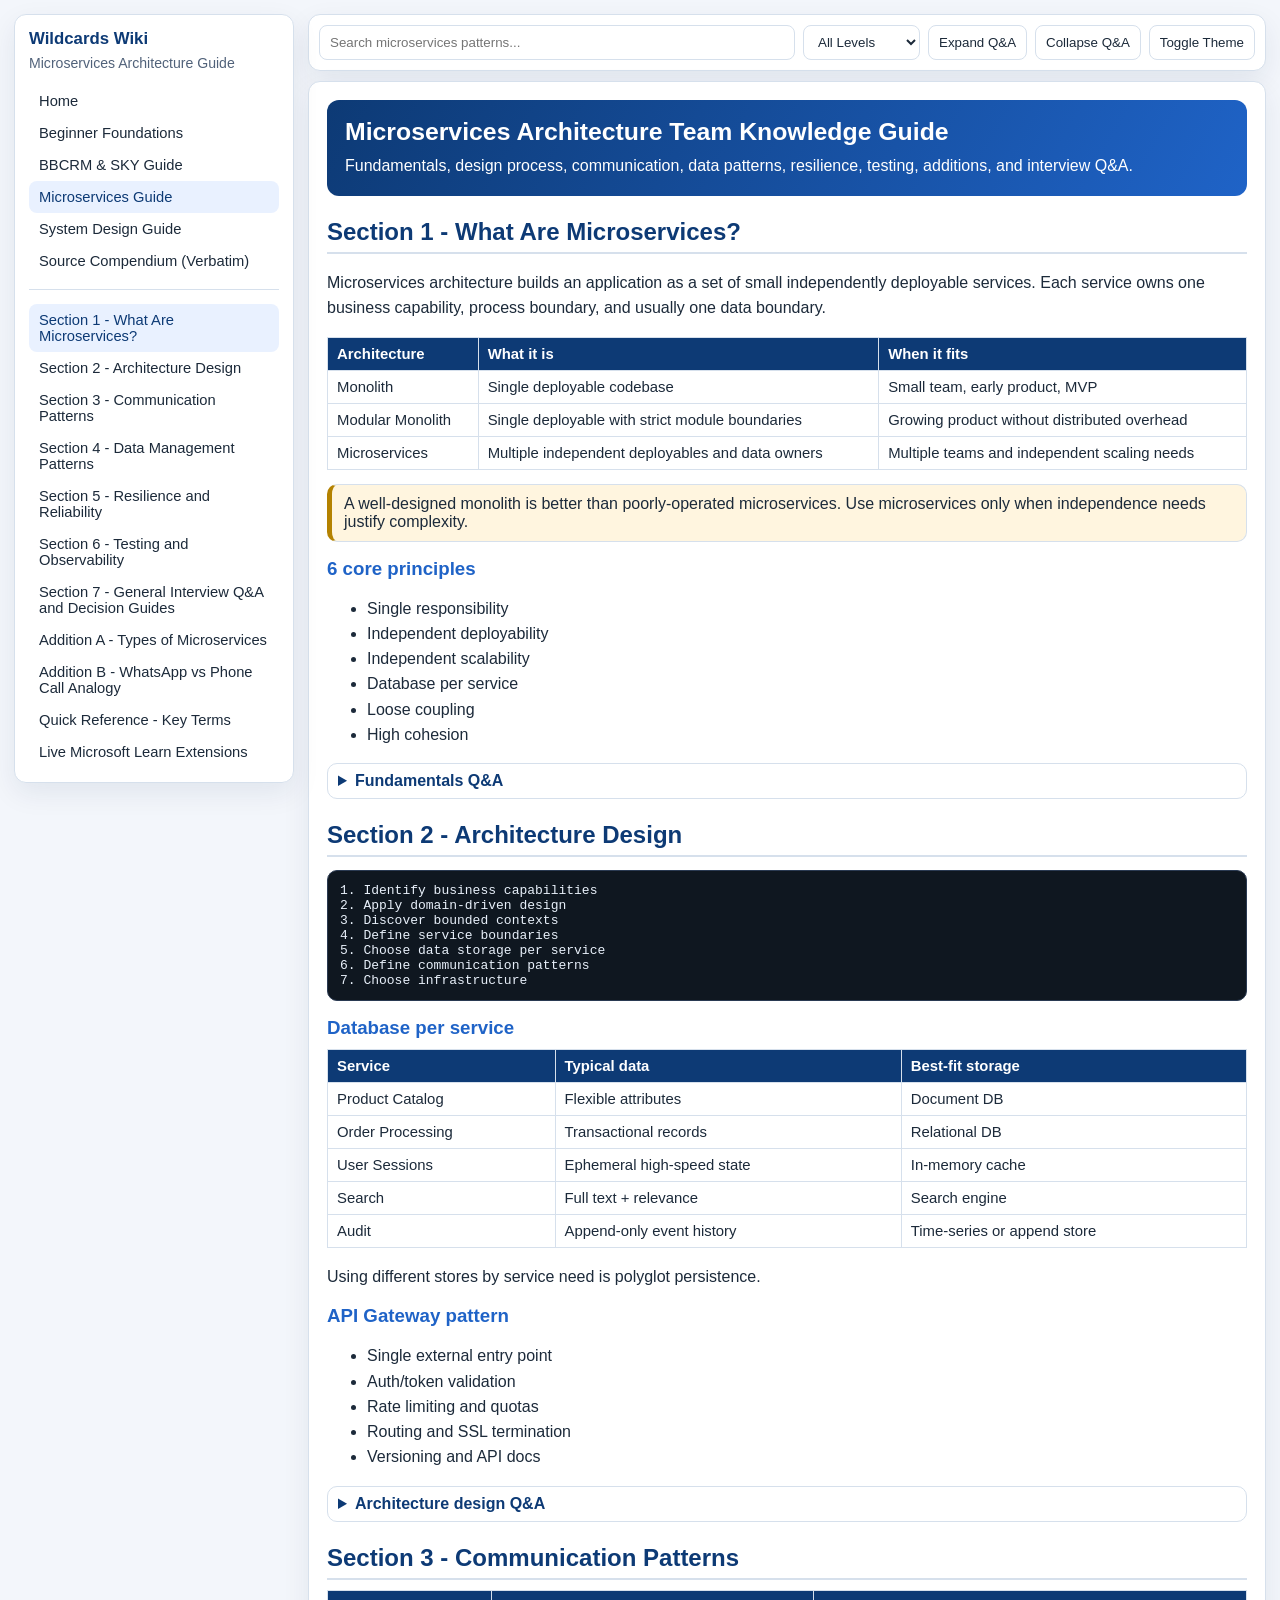
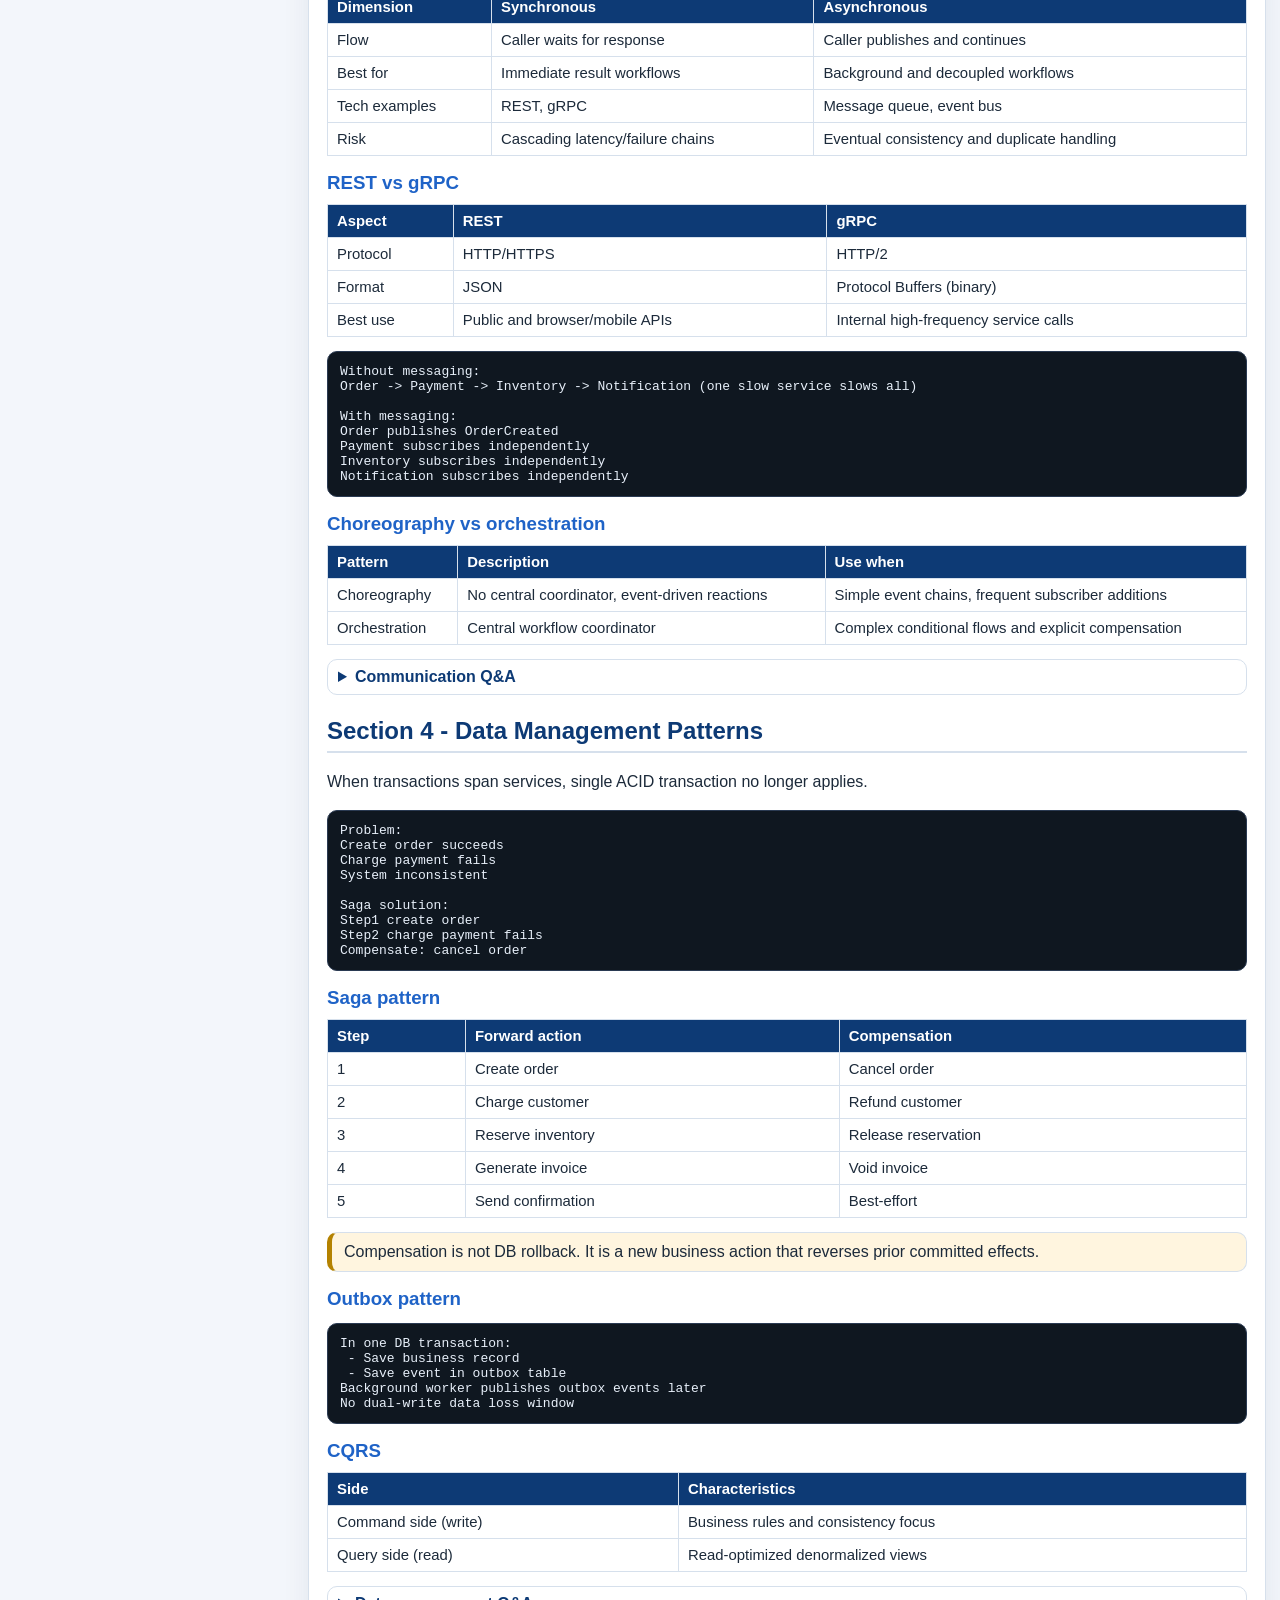
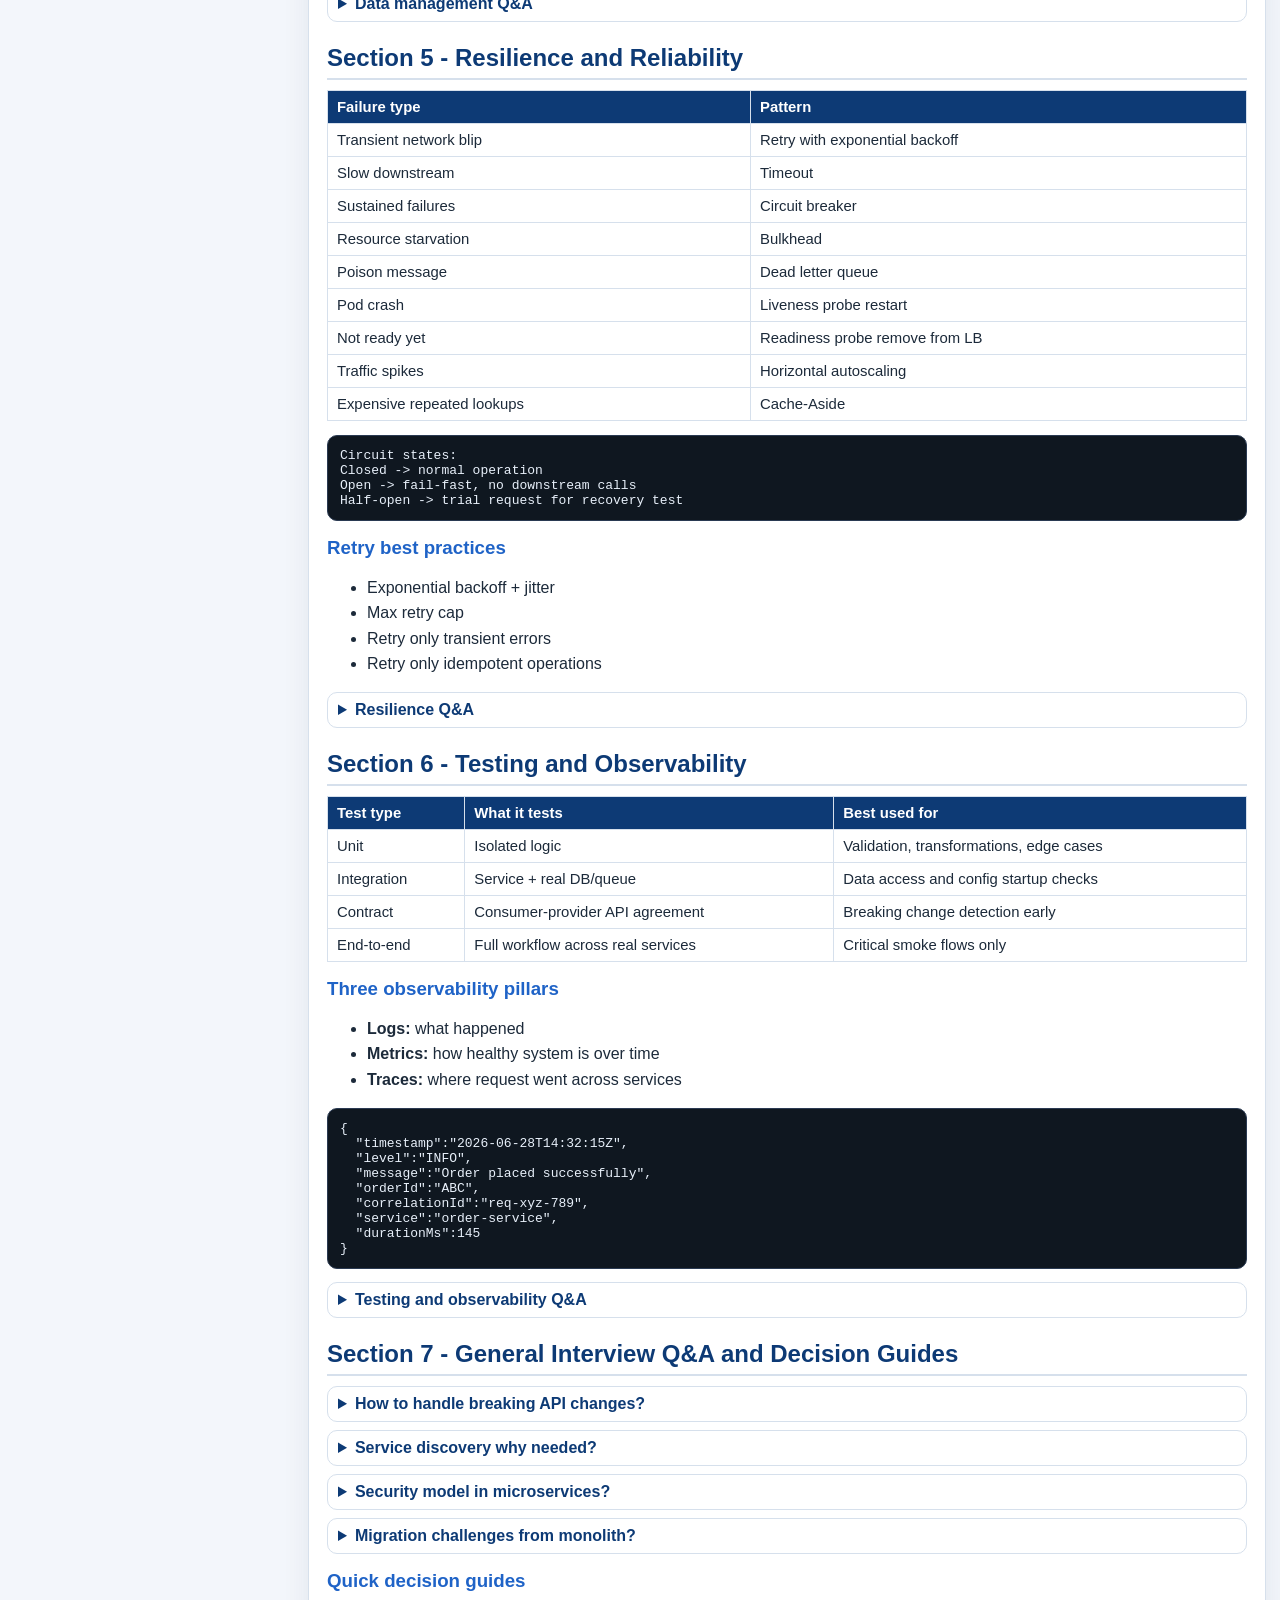
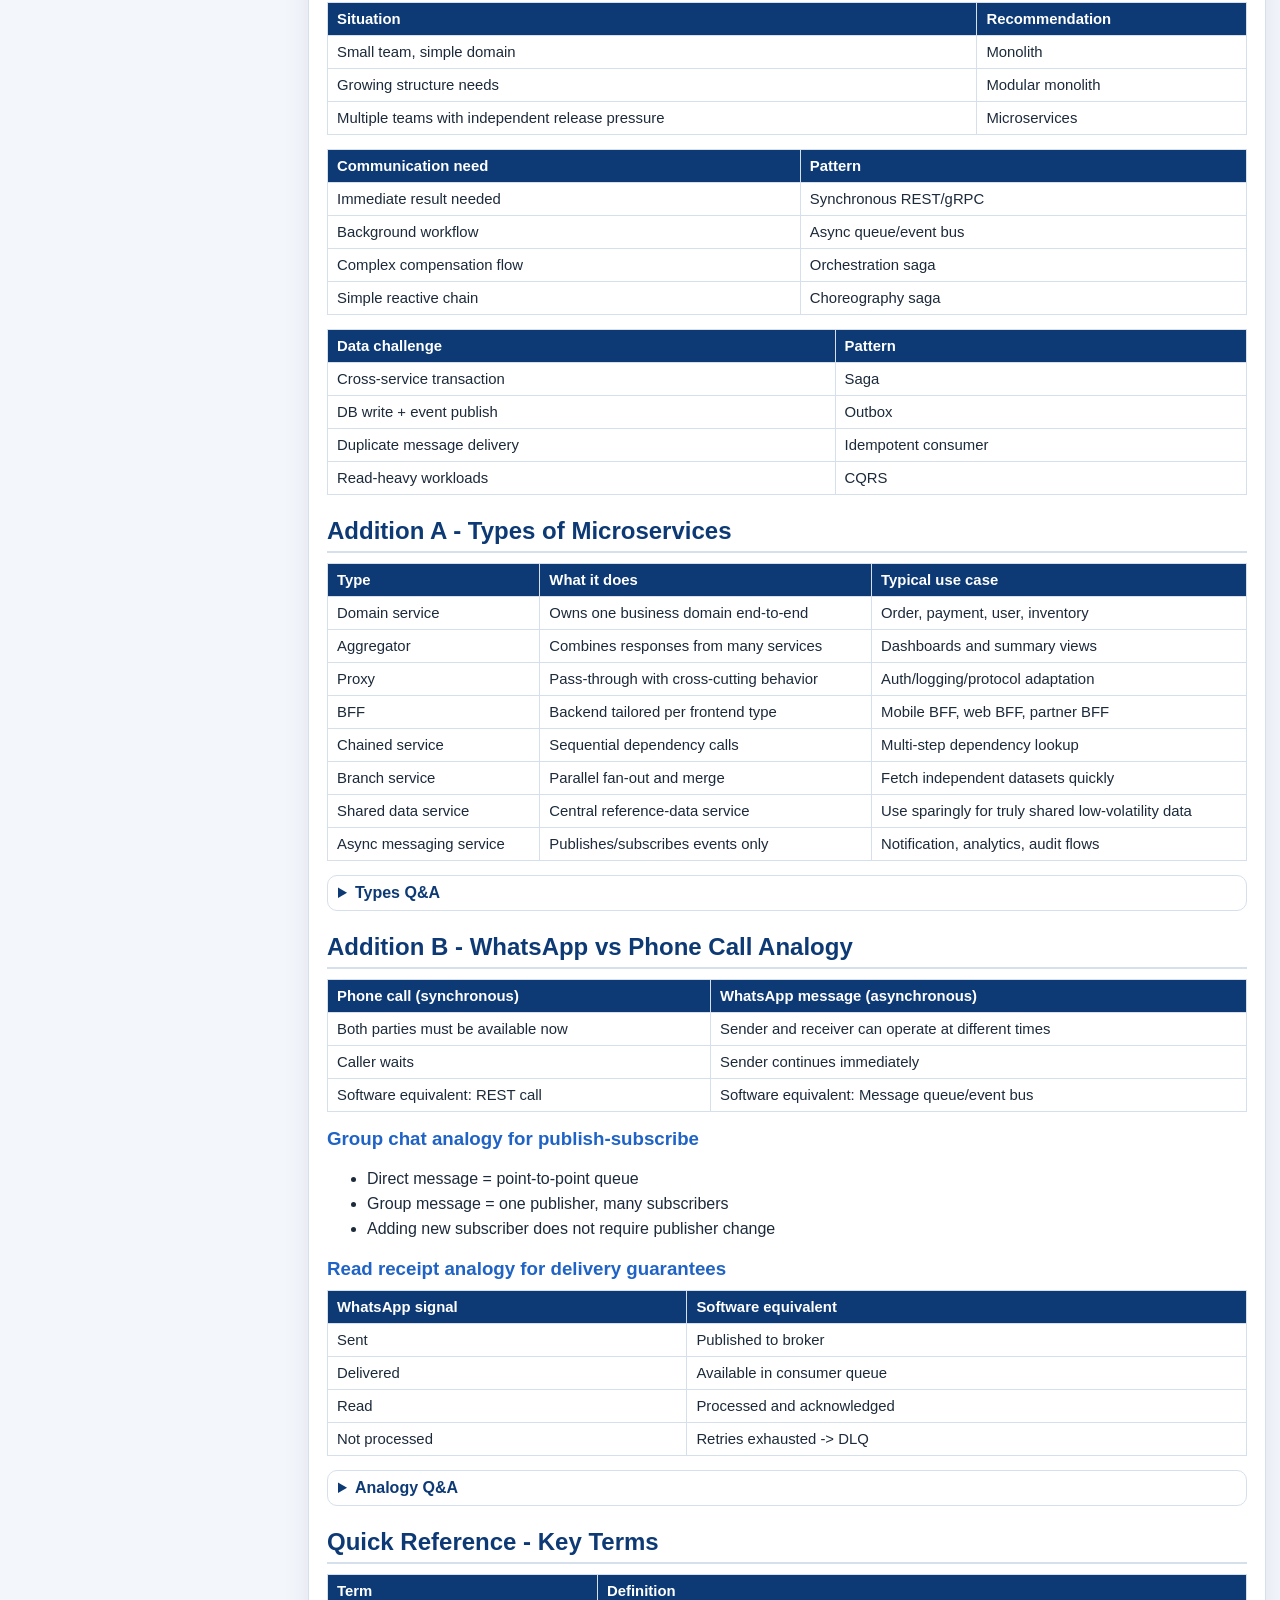
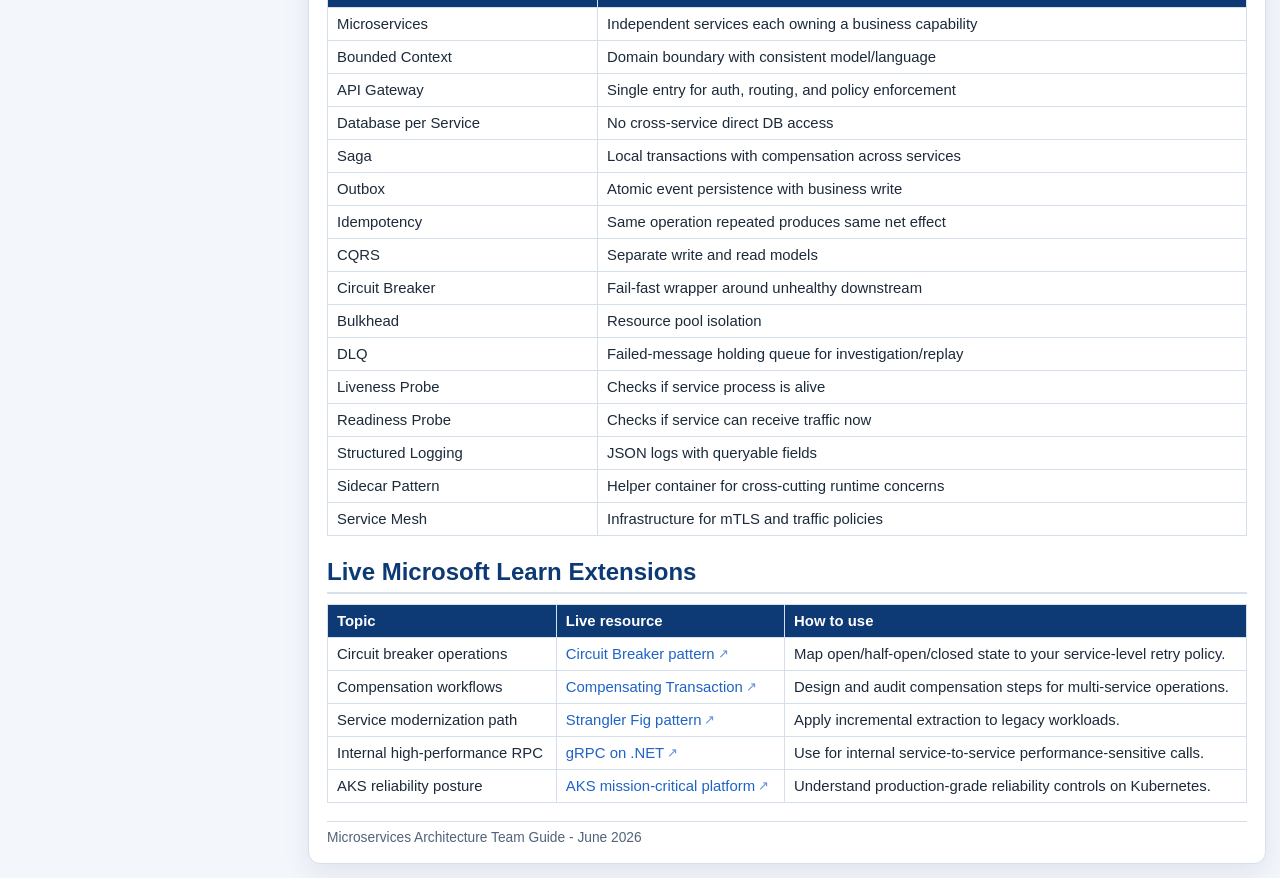
<file: microservices-guide.html>
<!DOCTYPE html>
<html lang="en">
<head>
  <meta charset="UTF-8" />
  <meta name="viewport" content="width=device-width, initial-scale=1.0" />
  <title>Microservices Architecture - Team Knowledge Guide - Wildcards Wiki</title>
  <link rel="stylesheet" href="styles.css" />
</head>
<body>
  <div class="shell">
    <aside class="sidebar card">
      <div class="brand">Wildcards Wiki</div>
      <div class="sub">Microservices Architecture Guide</div>
      <div class="menu">
        <a href="index.html">Home</a>
        <a href="foundations.html">Beginner Foundations</a>
        <a href="bbcrm-guide.html">BBCRM & SKY Guide</a>
        <a class="active" href="microservices-guide.html">Microservices Guide</a>
        <a href="system-design-guide.html">System Design Guide</a>
        <a href="source-compendium.html">Source Compendium (Verbatim)</a>
      </div>
      <hr style="border:0;border-top:1px solid var(--border); margin: 12px 0;" />
      <nav id="toc" class="menu"></nav>
    </aside>

    <main class="main">
      <section class="toolbar card">
        <input id="search" placeholder="Search microservices patterns..." />
        <select id="level">
          <option value="all">All Levels</option>
          <option value="beginner">Beginner</option>
          <option value="intermediate">Intermediate</option>
          <option value="advanced">Advanced</option>
        </select>
        <button id="expandAll">Expand Q&A</button>
        <button id="collapseAll">Collapse Q&A</button>
        <button id="theme">Toggle Theme</button>
      </section>

      <section class="content card" data-level="beginner intermediate advanced">
        <div class="hero">
          <h1>Microservices Architecture Team Knowledge Guide</h1>
          <p>Fundamentals, design process, communication, data patterns, resilience, testing, additions, and interview Q&A.</p>
        </div>

        <section data-level="beginner" id="m1-what">
          <h2>Section 1 - What Are Microservices?</h2>
          <p>
            Microservices architecture builds an application as a set of small independently deployable services.
            Each service owns one business capability, process boundary, and usually one data boundary.
          </p>
          <table>
            <tr><th>Architecture</th><th>What it is</th><th>When it fits</th></tr>
            <tr><td>Monolith</td><td>Single deployable codebase</td><td>Small team, early product, MVP</td></tr>
            <tr><td>Modular Monolith</td><td>Single deployable with strict module boundaries</td><td>Growing product without distributed overhead</td></tr>
            <tr><td>Microservices</td><td>Multiple independent deployables and data owners</td><td>Multiple teams and independent scaling needs</td></tr>
          </table>
          <div class="warning">
            A well-designed monolith is better than poorly-operated microservices. Use microservices only when independence needs justify complexity.
          </div>
          <h3>6 core principles</h3>
          <ul>
            <li>Single responsibility</li>
            <li>Independent deployability</li>
            <li>Independent scalability</li>
            <li>Database per service</li>
            <li>Loose coupling</li>
            <li>High cohesion</li>
          </ul>
          <details>
            <summary>Fundamentals Q&A</summary>
            <p><strong>Are microservices always better?</strong> No. They increase operational complexity and only pay off at certain scale/team structures.</p>
            <p><strong>How to choose service boundaries?</strong> Start from business bounded contexts using domain language, not technology layers.</p>
            <p><strong>What is a bounded context?</strong> Domain boundary where a specific model and vocabulary stay consistent.</p>
          </details>
        </section>

        <section data-level="intermediate advanced" id="m2-design">
          <h2>Section 2 - Architecture Design</h2>
<pre>1. Identify business capabilities
2. Apply domain-driven design
3. Discover bounded contexts
4. Define service boundaries
5. Choose data storage per service
6. Define communication patterns
7. Choose infrastructure</pre>
          <h3>Database per service</h3>
          <table>
            <tr><th>Service</th><th>Typical data</th><th>Best-fit storage</th></tr>
            <tr><td>Product Catalog</td><td>Flexible attributes</td><td>Document DB</td></tr>
            <tr><td>Order Processing</td><td>Transactional records</td><td>Relational DB</td></tr>
            <tr><td>User Sessions</td><td>Ephemeral high-speed state</td><td>In-memory cache</td></tr>
            <tr><td>Search</td><td>Full text + relevance</td><td>Search engine</td></tr>
            <tr><td>Audit</td><td>Append-only event history</td><td>Time-series or append store</td></tr>
          </table>
          <p>Using different stores by service need is polyglot persistence.</p>
          <h3>API Gateway pattern</h3>
          <ul>
            <li>Single external entry point</li>
            <li>Auth/token validation</li>
            <li>Rate limiting and quotas</li>
            <li>Routing and SSL termination</li>
            <li>Versioning and API docs</li>
          </ul>
          <details>
            <summary>Architecture design Q&A</summary>
            <p><strong>BFF pattern?</strong> Separate backend layer per client type (mobile/web/partner), each optimized for that client's needs.</p>
            <p><strong>Shared functionality across services?</strong> Prefer duplication for small utility logic; shared library for non-domain utilities; shared service only when centralization is justified.</p>
          </details>
        </section>

        <section data-level="intermediate advanced" id="m3-communication">
          <h2>Section 3 - Communication Patterns</h2>
          <table>
            <tr><th>Dimension</th><th>Synchronous</th><th>Asynchronous</th></tr>
            <tr><td>Flow</td><td>Caller waits for response</td><td>Caller publishes and continues</td></tr>
            <tr><td>Best for</td><td>Immediate result workflows</td><td>Background and decoupled workflows</td></tr>
            <tr><td>Tech examples</td><td>REST, gRPC</td><td>Message queue, event bus</td></tr>
            <tr><td>Risk</td><td>Cascading latency/failure chains</td><td>Eventual consistency and duplicate handling</td></tr>
          </table>

          <h3>REST vs gRPC</h3>
          <table>
            <tr><th>Aspect</th><th>REST</th><th>gRPC</th></tr>
            <tr><td>Protocol</td><td>HTTP/HTTPS</td><td>HTTP/2</td></tr>
            <tr><td>Format</td><td>JSON</td><td>Protocol Buffers (binary)</td></tr>
            <tr><td>Best use</td><td>Public and browser/mobile APIs</td><td>Internal high-frequency service calls</td></tr>
          </table>

<pre>Without messaging:
Order -> Payment -> Inventory -> Notification (one slow service slows all)

With messaging:
Order publishes OrderCreated
Payment subscribes independently
Inventory subscribes independently
Notification subscribes independently</pre>

          <h3>Choreography vs orchestration</h3>
          <table>
            <tr><th>Pattern</th><th>Description</th><th>Use when</th></tr>
            <tr><td>Choreography</td><td>No central coordinator, event-driven reactions</td><td>Simple event chains, frequent subscriber additions</td></tr>
            <tr><td>Orchestration</td><td>Central workflow coordinator</td><td>Complex conditional flows and explicit compensation</td></tr>
          </table>
          <details>
            <summary>Communication Q&A</summary>
            <p><strong>REST vs queue?</strong> REST for immediate dependency; queue for background decoupled work.</p>
            <p><strong>Eventual consistency acceptable when?</strong> When slight state delay does not harm user/business guarantees.</p>
            <p><strong>Idempotency why critical?</strong> Message redelivery happens; handlers must avoid duplicate side effects.</p>
          </details>
        </section>

        <section data-level="advanced" id="m4-data">
          <h2>Section 4 - Data Management Patterns</h2>
          <p>When transactions span services, single ACID transaction no longer applies.</p>
<pre>Problem:
Create order succeeds
Charge payment fails
System inconsistent

Saga solution:
Step1 create order
Step2 charge payment fails
Compensate: cancel order</pre>
          <h3>Saga pattern</h3>
          <table>
            <tr><th>Step</th><th>Forward action</th><th>Compensation</th></tr>
            <tr><td>1</td><td>Create order</td><td>Cancel order</td></tr>
            <tr><td>2</td><td>Charge customer</td><td>Refund customer</td></tr>
            <tr><td>3</td><td>Reserve inventory</td><td>Release reservation</td></tr>
            <tr><td>4</td><td>Generate invoice</td><td>Void invoice</td></tr>
            <tr><td>5</td><td>Send confirmation</td><td>Best-effort</td></tr>
          </table>
          <div class="warning">
            Compensation is not DB rollback. It is a new business action that reverses prior committed effects.
          </div>

          <h3>Outbox pattern</h3>
<pre>In one DB transaction:
 - Save business record
 - Save event in outbox table
Background worker publishes outbox events later
No dual-write data loss window</pre>

          <h3>CQRS</h3>
          <table>
            <tr><th>Side</th><th>Characteristics</th></tr>
            <tr><td>Command side (write)</td><td>Business rules and consistency focus</td></tr>
            <tr><td>Query side (read)</td><td>Read-optimized denormalized views</td></tr>
          </table>
          <details>
            <summary>Data management Q&A</summary>
            <p><strong>Saga use case?</strong> Multi-service business transaction requiring consistency and compensations.</p>
            <p><strong>Outbox why needed?</strong> Guarantees event persistence with data write in one transaction boundary.</p>
            <p><strong>Rollback vs compensation?</strong> Rollback undoes uncommitted local changes; compensation is new action after commit.</p>
          </details>
        </section>

        <section data-level="intermediate advanced" id="m5-resilience">
          <h2>Section 5 - Resilience and Reliability</h2>
          <table>
            <tr><th>Failure type</th><th>Pattern</th></tr>
            <tr><td>Transient network blip</td><td>Retry with exponential backoff</td></tr>
            <tr><td>Slow downstream</td><td>Timeout</td></tr>
            <tr><td>Sustained failures</td><td>Circuit breaker</td></tr>
            <tr><td>Resource starvation</td><td>Bulkhead</td></tr>
            <tr><td>Poison message</td><td>Dead letter queue</td></tr>
            <tr><td>Pod crash</td><td>Liveness probe restart</td></tr>
            <tr><td>Not ready yet</td><td>Readiness probe remove from LB</td></tr>
            <tr><td>Traffic spikes</td><td>Horizontal autoscaling</td></tr>
            <tr><td>Expensive repeated lookups</td><td>Cache-Aside</td></tr>
          </table>
<pre>Circuit states:
Closed -> normal operation
Open -> fail-fast, no downstream calls
Half-open -> trial request for recovery test</pre>
          <h3>Retry best practices</h3>
          <ul>
            <li>Exponential backoff + jitter</li>
            <li>Max retry cap</li>
            <li>Retry only transient errors</li>
            <li>Retry only idempotent operations</li>
          </ul>
          <details>
            <summary>Resilience Q&A</summary>
            <p><strong>Retry vs circuit breaker?</strong> Retry handles transient blips; circuit breaker handles sustained unhealthy downstream behavior.</p>
            <p><strong>DLQ handling?</strong> Move failed messages aside after max retries, investigate root cause, then replay safely.</p>
            <p><strong>Zero downtime deployment?</strong> Rolling/canary deploys + readiness checks + backward-compatible contracts + feature flags.</p>
          </details>
        </section>

        <section data-level="intermediate advanced" id="m6-testing">
          <h2>Section 6 - Testing and Observability</h2>
          <table>
            <tr><th>Test type</th><th>What it tests</th><th>Best used for</th></tr>
            <tr><td>Unit</td><td>Isolated logic</td><td>Validation, transformations, edge cases</td></tr>
            <tr><td>Integration</td><td>Service + real DB/queue</td><td>Data access and config startup checks</td></tr>
            <tr><td>Contract</td><td>Consumer-provider API agreement</td><td>Breaking change detection early</td></tr>
            <tr><td>End-to-end</td><td>Full workflow across real services</td><td>Critical smoke flows only</td></tr>
          </table>
          <h3>Three observability pillars</h3>
          <ul>
            <li><strong>Logs:</strong> what happened</li>
            <li><strong>Metrics:</strong> how healthy system is over time</li>
            <li><strong>Traces:</strong> where request went across services</li>
          </ul>
<pre>{
  "timestamp":"2026-06-28T14:32:15Z",
  "level":"INFO",
  "message":"Order placed successfully",
  "orderId":"ABC",
  "correlationId":"req-xyz-789",
  "service":"order-service",
  "durationMs":145
}</pre>
          <details>
            <summary>Testing and observability Q&A</summary>
            <p><strong>How to test without deploying everything?</strong> Layered strategy: many unit tests, fewer integration tests, targeted contract tests, minimal E2E.</p>
            <p><strong>Why structured logging?</strong> Machine-queryable fields enable fast distributed debugging with correlation IDs.</p>
            <p><strong>Must-have metrics?</strong> request rate, error rate, p50/p95/p99 latency, resource metrics, business metrics, and dependency metrics.</p>
          </details>
        </section>

        <section data-level="advanced" id="m7-interview">
          <h2>Section 7 - General Interview Q&A and Decision Guides</h2>
          <details>
            <summary>How to handle breaking API changes?</summary>
            <p>Version APIs, keep old version running, deprecate clearly, and preserve backward compatibility discipline.</p>
          </details>
          <details>
            <summary>Service discovery why needed?</summary>
            <p>In dynamic environments addresses change; service discovery provides stable lookup names (e.g., Kubernetes DNS).</p>
          </details>
          <details>
            <summary>Security model in microservices?</summary>
            <p>Edge auth at gateway, mTLS internally, least-privilege access, and secret store for credentials.</p>
          </details>
          <details>
            <summary>Migration challenges from monolith?</summary>
            <p>Operational complexity, distributed failure modes, consistency management, testing complexity, and team ownership shifts.</p>
          </details>

          <h3>Quick decision guides</h3>
          <table>
            <tr><th>Situation</th><th>Recommendation</th></tr>
            <tr><td>Small team, simple domain</td><td>Monolith</td></tr>
            <tr><td>Growing structure needs</td><td>Modular monolith</td></tr>
            <tr><td>Multiple teams with independent release pressure</td><td>Microservices</td></tr>
          </table>
          <table>
            <tr><th>Communication need</th><th>Pattern</th></tr>
            <tr><td>Immediate result needed</td><td>Synchronous REST/gRPC</td></tr>
            <tr><td>Background workflow</td><td>Async queue/event bus</td></tr>
            <tr><td>Complex compensation flow</td><td>Orchestration saga</td></tr>
            <tr><td>Simple reactive chain</td><td>Choreography saga</td></tr>
          </table>
          <table>
            <tr><th>Data challenge</th><th>Pattern</th></tr>
            <tr><td>Cross-service transaction</td><td>Saga</td></tr>
            <tr><td>DB write + event publish</td><td>Outbox</td></tr>
            <tr><td>Duplicate message delivery</td><td>Idempotent consumer</td></tr>
            <tr><td>Read-heavy workloads</td><td>CQRS</td></tr>
          </table>
        </section>

        <section data-level="intermediate advanced" id="addition-a">
          <h2>Addition A - Types of Microservices</h2>
          <table>
            <tr><th>Type</th><th>What it does</th><th>Typical use case</th></tr>
            <tr><td>Domain service</td><td>Owns one business domain end-to-end</td><td>Order, payment, user, inventory</td></tr>
            <tr><td>Aggregator</td><td>Combines responses from many services</td><td>Dashboards and summary views</td></tr>
            <tr><td>Proxy</td><td>Pass-through with cross-cutting behavior</td><td>Auth/logging/protocol adaptation</td></tr>
            <tr><td>BFF</td><td>Backend tailored per frontend type</td><td>Mobile BFF, web BFF, partner BFF</td></tr>
            <tr><td>Chained service</td><td>Sequential dependency calls</td><td>Multi-step dependency lookup</td></tr>
            <tr><td>Branch service</td><td>Parallel fan-out and merge</td><td>Fetch independent datasets quickly</td></tr>
            <tr><td>Shared data service</td><td>Central reference-data service</td><td>Use sparingly for truly shared low-volatility data</td></tr>
            <tr><td>Async messaging service</td><td>Publishes/subscribes events only</td><td>Notification, analytics, audit flows</td></tr>
          </table>
          <details>
            <summary>Types Q&A</summary>
            <p><strong>Aggregator vs BFF?</strong> Aggregator is general data combiner; BFF is dedicated per client type and team.</p>
            <p><strong>When sync vs async?</strong> Sync when immediate next-step dependence exists; async for background and decoupled operations.</p>
            <p><strong>Risk of long synchronous chains?</strong> Latency and fragility compound with each hop.</p>
          </details>
        </section>

        <section data-level="beginner intermediate" id="addition-b">
          <h2>Addition B - WhatsApp vs Phone Call Analogy</h2>
          <table>
            <tr><th>Phone call (synchronous)</th><th>WhatsApp message (asynchronous)</th></tr>
            <tr><td>Both parties must be available now</td><td>Sender and receiver can operate at different times</td></tr>
            <tr><td>Caller waits</td><td>Sender continues immediately</td></tr>
            <tr><td>Software equivalent: REST call</td><td>Software equivalent: Message queue/event bus</td></tr>
          </table>
          <h3>Group chat analogy for publish-subscribe</h3>
          <ul>
            <li>Direct message = point-to-point queue</li>
            <li>Group message = one publisher, many subscribers</li>
            <li>Adding new subscriber does not require publisher change</li>
          </ul>
          <h3>Read receipt analogy for delivery guarantees</h3>
          <table>
            <tr><th>WhatsApp signal</th><th>Software equivalent</th></tr>
            <tr><td>Sent</td><td>Published to broker</td></tr>
            <tr><td>Delivered</td><td>Available in consumer queue</td></tr>
            <tr><td>Read</td><td>Processed and acknowledged</td></tr>
            <tr><td>Not processed</td><td>Retries exhausted -> DLQ</td></tr>
          </table>
          <details>
            <summary>Analogy Q&A</summary>
            <p><strong>How to explain sync vs async to non-technical person?</strong> Phone call requires immediate presence; WhatsApp decouples time.</p>
            <p><strong>Why async is more resilient?</strong> Work queues when consumer is down and resumes on recovery instead of immediate caller failure.</p>
          </details>
        </section>

        <section data-level="beginner intermediate advanced" id="micro-glossary">
          <h2>Quick Reference - Key Terms</h2>
          <table>
            <tr><th>Term</th><th>Definition</th></tr>
            <tr><td>Microservices</td><td>Independent services each owning a business capability</td></tr>
            <tr><td>Bounded Context</td><td>Domain boundary with consistent model/language</td></tr>
            <tr><td>API Gateway</td><td>Single entry for auth, routing, and policy enforcement</td></tr>
            <tr><td>Database per Service</td><td>No cross-service direct DB access</td></tr>
            <tr><td>Saga</td><td>Local transactions with compensation across services</td></tr>
            <tr><td>Outbox</td><td>Atomic event persistence with business write</td></tr>
            <tr><td>Idempotency</td><td>Same operation repeated produces same net effect</td></tr>
            <tr><td>CQRS</td><td>Separate write and read models</td></tr>
            <tr><td>Circuit Breaker</td><td>Fail-fast wrapper around unhealthy downstream</td></tr>
            <tr><td>Bulkhead</td><td>Resource pool isolation</td></tr>
            <tr><td>DLQ</td><td>Failed-message holding queue for investigation/replay</td></tr>
            <tr><td>Liveness Probe</td><td>Checks if service process is alive</td></tr>
            <tr><td>Readiness Probe</td><td>Checks if service can receive traffic now</td></tr>
            <tr><td>Structured Logging</td><td>JSON logs with queryable fields</td></tr>
            <tr><td>Sidecar Pattern</td><td>Helper container for cross-cutting runtime concerns</td></tr>
            <tr><td>Service Mesh</td><td>Infrastructure for mTLS and traffic policies</td></tr>
          </table>
        </section>

        <section data-level="beginner intermediate advanced" id="micro-live-learn">
          <h2>Live Microsoft Learn Extensions</h2>
          <table>
            <tr><th>Topic</th><th>Live resource</th><th>How to use</th></tr>
            <tr><td>Circuit breaker operations</td><td><a target="_blank" rel="noopener" href="https://learn.microsoft.com/en-us/azure/architecture/patterns/circuit-breaker">Circuit Breaker pattern</a></td><td>Map open/half-open/closed state to your service-level retry policy.</td></tr>
            <tr><td>Compensation workflows</td><td><a target="_blank" rel="noopener" href="https://learn.microsoft.com/en-us/azure/architecture/patterns/compensating-transaction">Compensating Transaction</a></td><td>Design and audit compensation steps for multi-service operations.</td></tr>
            <tr><td>Service modernization path</td><td><a target="_blank" rel="noopener" href="https://learn.microsoft.com/en-us/azure/architecture/patterns/strangler-fig">Strangler Fig pattern</a></td><td>Apply incremental extraction to legacy workloads.</td></tr>
            <tr><td>Internal high-performance RPC</td><td><a target="_blank" rel="noopener" href="https://learn.microsoft.com/en-us/aspnet/core/grpc/?view=aspnetcore-10.0">gRPC on .NET</a></td><td>Use for internal service-to-service performance-sensitive calls.</td></tr>
            <tr><td>AKS reliability posture</td><td><a target="_blank" rel="noopener" href="https://learn.microsoft.com/en-us/azure/architecture/reference-architectures/containers/aks-mission-critical/mission-critical-app-platform">AKS mission-critical platform</a></td><td>Understand production-grade reliability controls on Kubernetes.</td></tr>
          </table>
        </section>

        <div class="footer">Microservices Architecture Team Guide - June 2026</div>
      </section>
    </main>
  </div>
  <script src="app.js"></script>
</body>
</html>
</file>
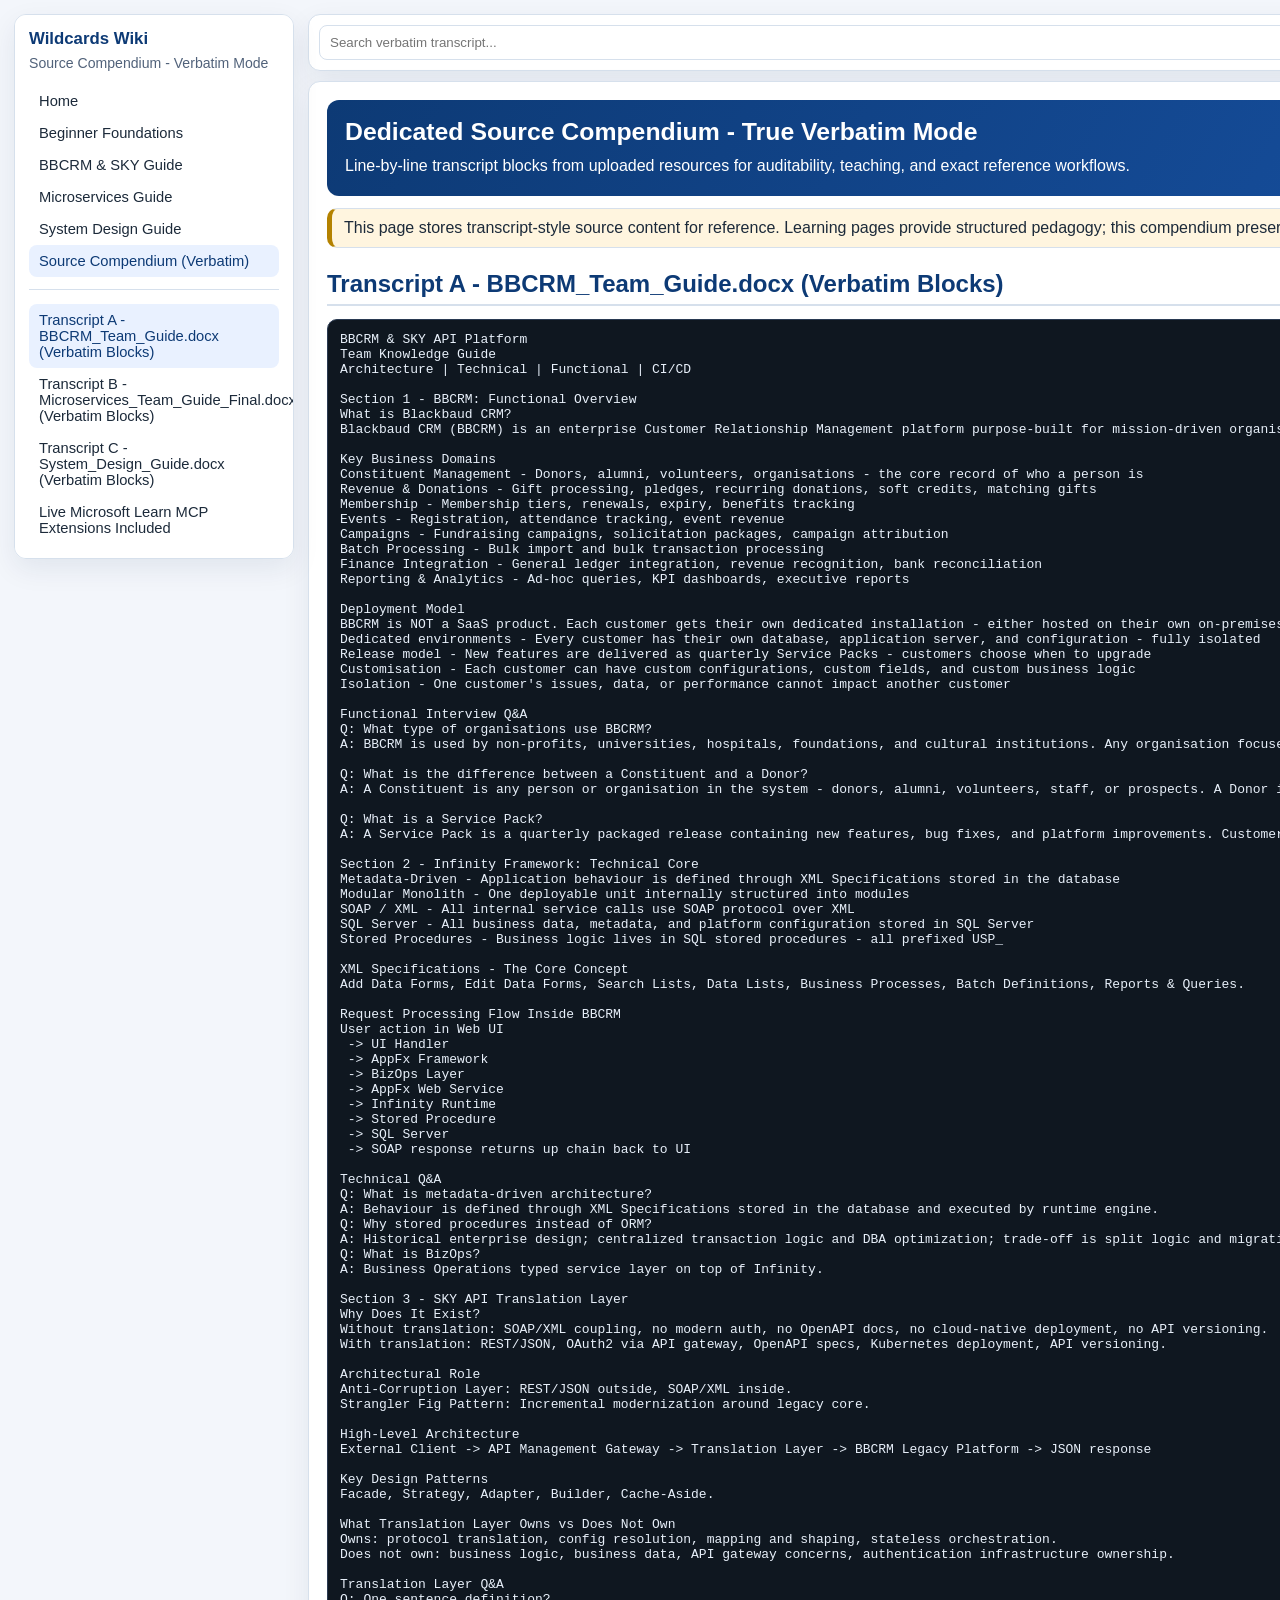
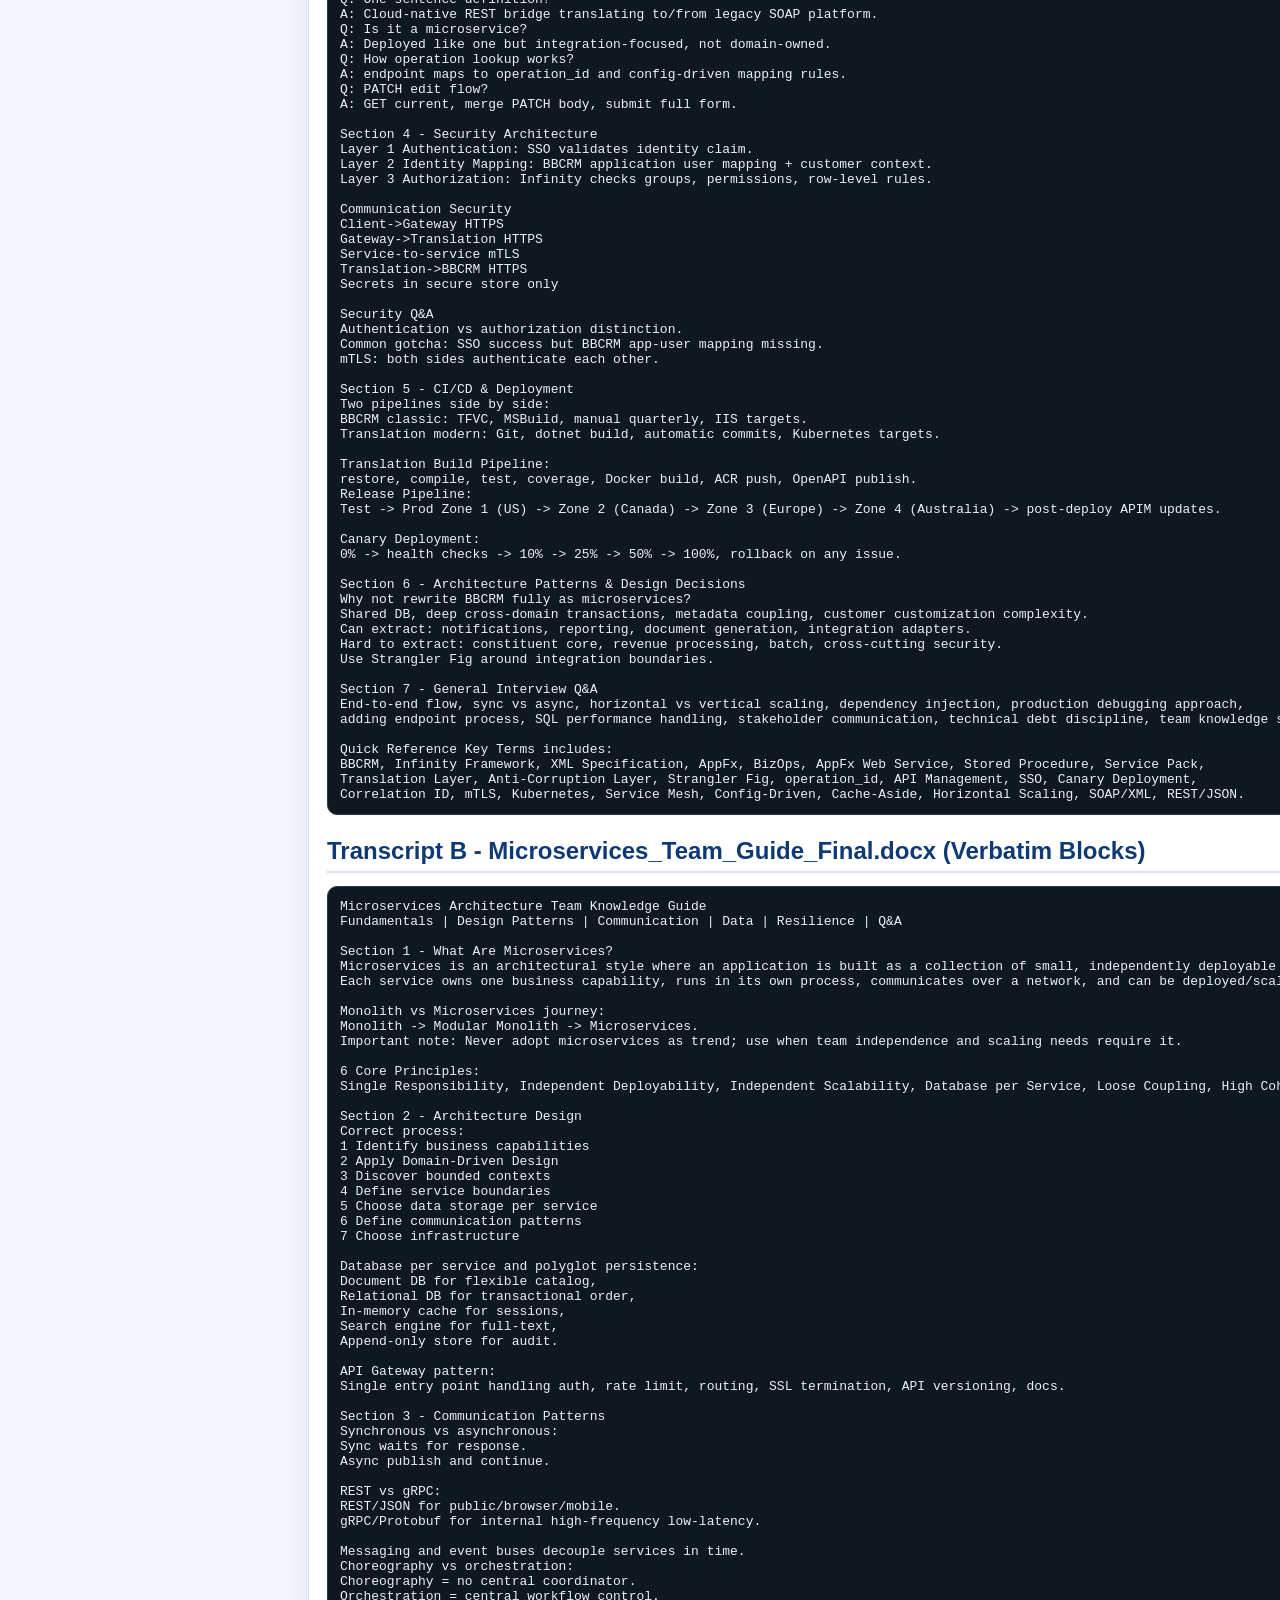
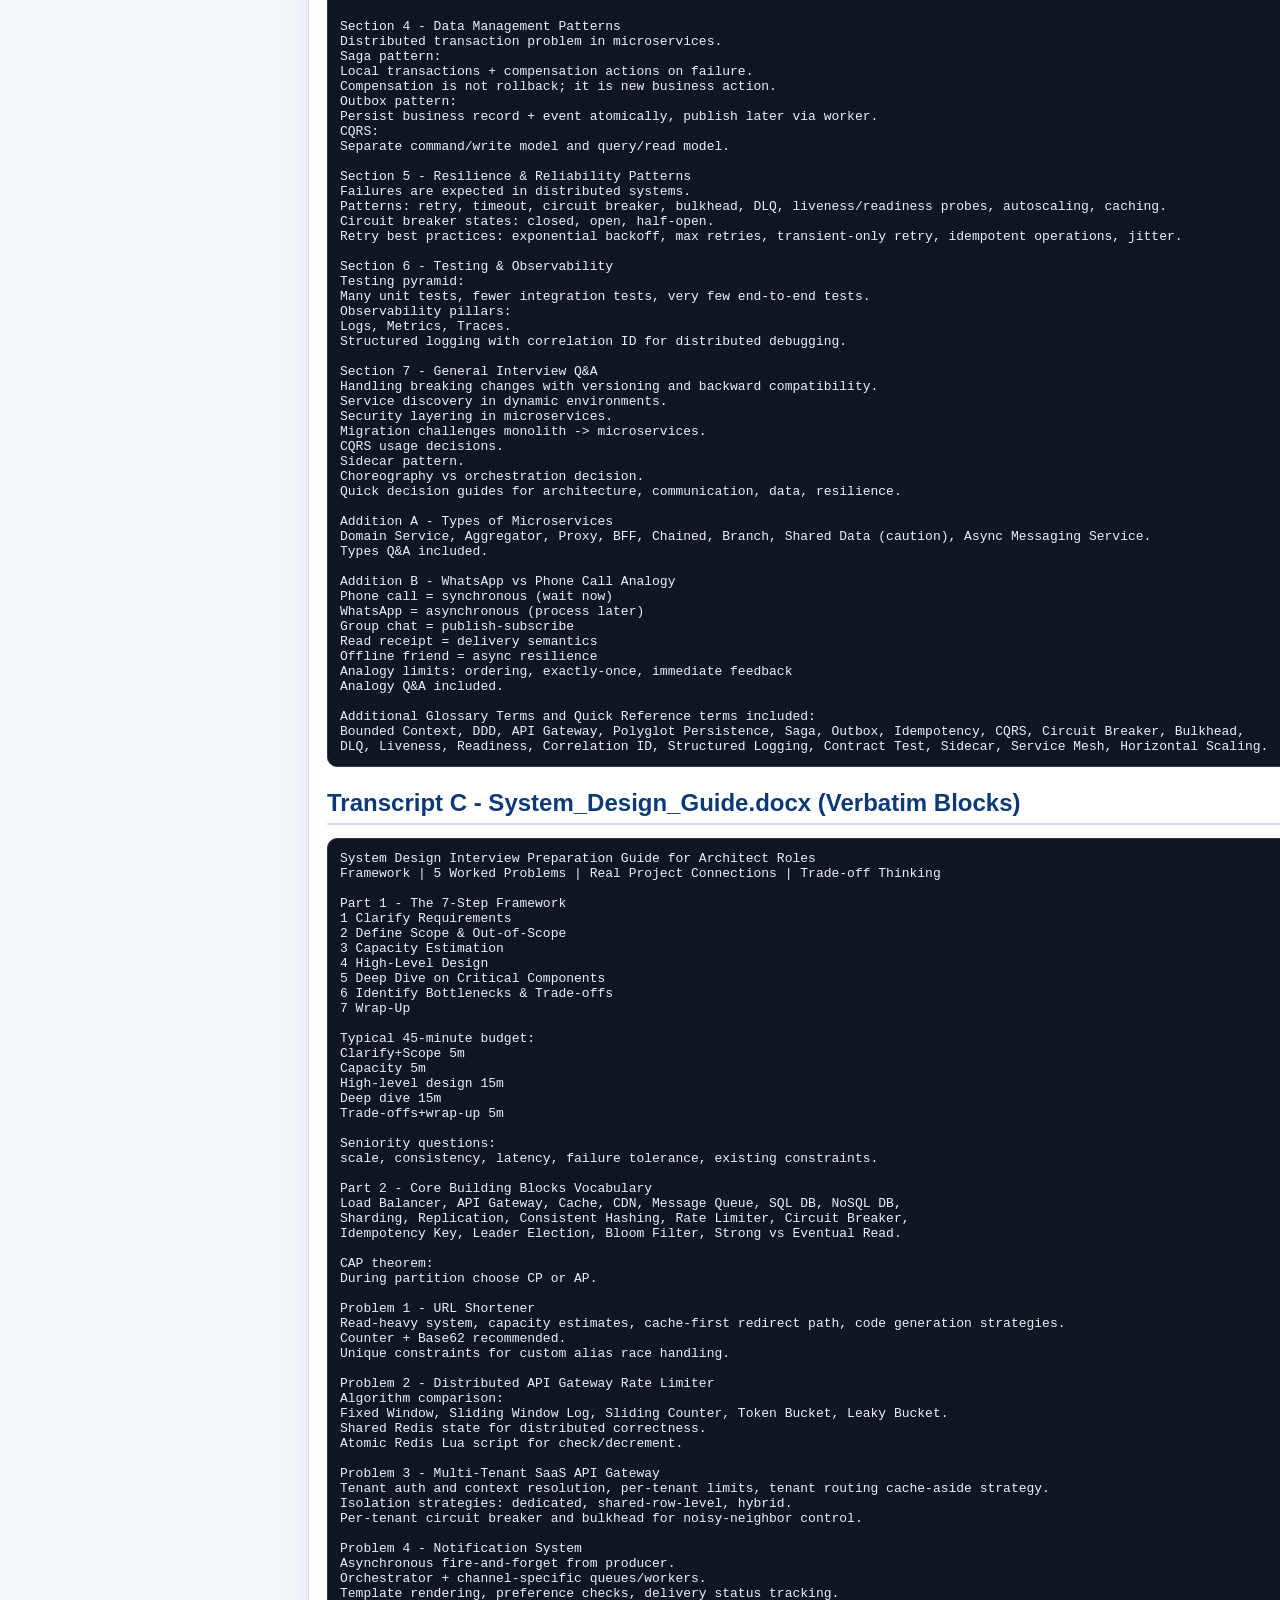
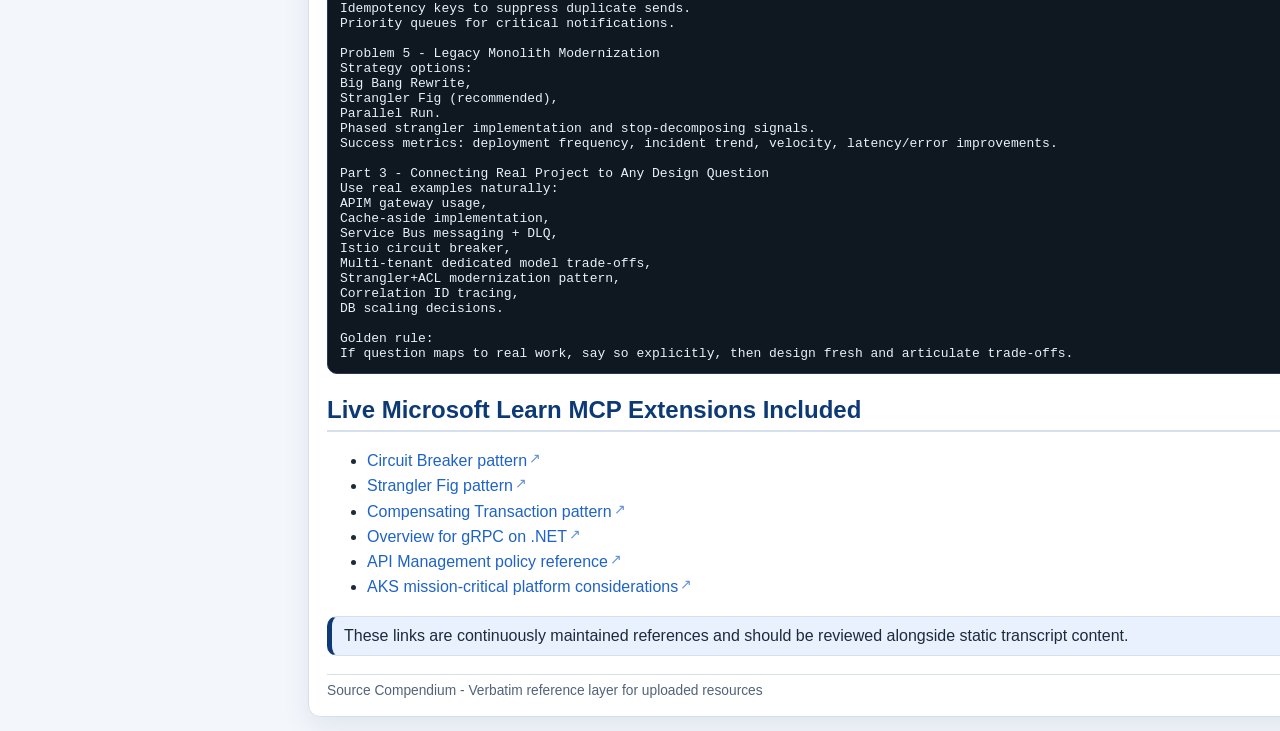
<file: source-compendium.html>
<!DOCTYPE html>
<html lang="en">
<head>
  <meta charset="UTF-8" />
  <meta name="viewport" content="width=device-width, initial-scale=1.0" />
  <title>Source Compendium (Verbatim Mode) - Wildcards Wiki</title>
  <link rel="stylesheet" href="styles.css" />
</head>
<body>
  <div class="shell">
    <aside class="sidebar card">
      <div class="brand">Wildcards Wiki</div>
      <div class="sub">Source Compendium - Verbatim Mode</div>
      <div class="menu">
        <a href="index.html">Home</a>
        <a href="foundations.html">Beginner Foundations</a>
        <a href="bbcrm-guide.html">BBCRM & SKY Guide</a>
        <a href="microservices-guide.html">Microservices Guide</a>
        <a href="system-design-guide.html">System Design Guide</a>
        <a class="active" href="source-compendium.html">Source Compendium (Verbatim)</a>
      </div>
      <hr style="border:0;border-top:1px solid var(--border); margin: 12px 0;" />
      <nav id="toc" class="menu"></nav>
    </aside>

    <main class="main">
      <section class="toolbar card">
        <input id="search" placeholder="Search verbatim transcript..." />
        <select id="level">
          <option value="all">All Levels</option>
          <option value="beginner">Beginner</option>
          <option value="intermediate">Intermediate</option>
          <option value="advanced">Advanced</option>
        </select>
        <button id="expandAll">Expand Q&A</button>
        <button id="collapseAll">Collapse Q&A</button>
        <button id="theme">Toggle Theme</button>
      </section>

      <section class="content card" data-level="beginner intermediate advanced">
        <div class="hero">
          <h1>Dedicated Source Compendium - True Verbatim Mode</h1>
          <p>Line-by-line transcript blocks from uploaded resources for auditability, teaching, and exact reference workflows.</p>
        </div>

        <div class="warning">
          This page stores transcript-style source content for reference. Learning pages provide structured pedagogy; this compendium preserves source wording for fidelity.
        </div>

        <section data-level="beginner intermediate advanced" id="bbcrm-transcript">
          <h2>Transcript A - BBCRM_Team_Guide.docx (Verbatim Blocks)</h2>
<pre>BBCRM & SKY API Platform
Team Knowledge Guide
Architecture | Technical | Functional | CI/CD

Section 1 - BBCRM: Functional Overview
What is Blackbaud CRM?
Blackbaud CRM (BBCRM) is an enterprise Customer Relationship Management platform purpose-built for mission-driven organisations - non-profits, universities, hospitals, museums, and foundations. It helps organisations manage donor relationships, fundraising campaigns, memberships, events, and constituent data.

Key Business Domains
Constituent Management - Donors, alumni, volunteers, organisations - the core record of who a person is
Revenue & Donations - Gift processing, pledges, recurring donations, soft credits, matching gifts
Membership - Membership tiers, renewals, expiry, benefits tracking
Events - Registration, attendance tracking, event revenue
Campaigns - Fundraising campaigns, solicitation packages, campaign attribution
Batch Processing - Bulk import and bulk transaction processing
Finance Integration - General ledger integration, revenue recognition, bank reconciliation
Reporting & Analytics - Ad-hoc queries, KPI dashboards, executive reports

Deployment Model
BBCRM is NOT a SaaS product. Each customer gets their own dedicated installation - either hosted on their own on-premises servers or on vendor-managed cloud VMs. There are thousands of active customer environments worldwide.
Dedicated environments - Every customer has their own database, application server, and configuration - fully isolated
Release model - New features are delivered as quarterly Service Packs - customers choose when to upgrade
Customisation - Each customer can have custom configurations, custom fields, and custom business logic
Isolation - One customer's issues, data, or performance cannot impact another customer

Functional Interview Q&A
Q: What type of organisations use BBCRM?
A: BBCRM is used by non-profits, universities, hospitals, foundations, and cultural institutions. Any organisation focused on fundraising, donor management, membership, and constituent engagement.

Q: What is the difference between a Constituent and a Donor?
A: A Constituent is any person or organisation in the system - donors, alumni, volunteers, staff, or prospects. A Donor is a constituent who has made a financial gift.

Q: What is a Service Pack?
A: A Service Pack is a quarterly packaged release containing new features, bug fixes, and platform improvements. Customers schedule their own upgrade windows.

Section 2 - Infinity Framework: Technical Core
Metadata-Driven - Application behaviour is defined through XML Specifications stored in the database
Modular Monolith - One deployable unit internally structured into modules
SOAP / XML - All internal service calls use SOAP protocol over XML
SQL Server - All business data, metadata, and platform configuration stored in SQL Server
Stored Procedures - Business logic lives in SQL stored procedures - all prefixed USP_

XML Specifications - The Core Concept
Add Data Forms, Edit Data Forms, Search Lists, Data Lists, Business Processes, Batch Definitions, Reports & Queries.

Request Processing Flow Inside BBCRM
User action in Web UI
 -> UI Handler
 -> AppFx Framework
 -> BizOps Layer
 -> AppFx Web Service
 -> Infinity Runtime
 -> Stored Procedure
 -> SQL Server
 -> SOAP response returns up chain back to UI

Technical Q&A
Q: What is metadata-driven architecture?
A: Behaviour is defined through XML Specifications stored in the database and executed by runtime engine.
Q: Why stored procedures instead of ORM?
A: Historical enterprise design; centralized transaction logic and DBA optimization; trade-off is split logic and migration difficulty.
Q: What is BizOps?
A: Business Operations typed service layer on top of Infinity.

Section 3 - SKY API Translation Layer
Why Does It Exist?
Without translation: SOAP/XML coupling, no modern auth, no OpenAPI docs, no cloud-native deployment, no API versioning.
With translation: REST/JSON, OAuth2 via API gateway, OpenAPI specs, Kubernetes deployment, API versioning.

Architectural Role
Anti-Corruption Layer: REST/JSON outside, SOAP/XML inside.
Strangler Fig Pattern: Incremental modernization around legacy core.

High-Level Architecture
External Client -> API Management Gateway -> Translation Layer -> BBCRM Legacy Platform -> JSON response

Key Design Patterns
Facade, Strategy, Adapter, Builder, Cache-Aside.

What Translation Layer Owns vs Does Not Own
Owns: protocol translation, config resolution, mapping and shaping, stateless orchestration.
Does not own: business logic, business data, API gateway concerns, authentication infrastructure ownership.

Translation Layer Q&A
Q: One sentence definition?
A: Cloud-native REST bridge translating to/from legacy SOAP platform.
Q: Is it a microservice?
A: Deployed like one but integration-focused, not domain-owned.
Q: How operation lookup works?
A: endpoint maps to operation_id and config-driven mapping rules.
Q: PATCH edit flow?
A: GET current, merge PATCH body, submit full form.

Section 4 - Security Architecture
Layer 1 Authentication: SSO validates identity claim.
Layer 2 Identity Mapping: BBCRM application user mapping + customer context.
Layer 3 Authorization: Infinity checks groups, permissions, row-level rules.

Communication Security
Client->Gateway HTTPS
Gateway->Translation HTTPS
Service-to-service mTLS
Translation->BBCRM HTTPS
Secrets in secure store only

Security Q&A
Authentication vs authorization distinction.
Common gotcha: SSO success but BBCRM app-user mapping missing.
mTLS: both sides authenticate each other.

Section 5 - CI/CD & Deployment
Two pipelines side by side:
BBCRM classic: TFVC, MSBuild, manual quarterly, IIS targets.
Translation modern: Git, dotnet build, automatic commits, Kubernetes targets.

Translation Build Pipeline:
restore, compile, test, coverage, Docker build, ACR push, OpenAPI publish.
Release Pipeline:
Test -> Prod Zone 1 (US) -> Zone 2 (Canada) -> Zone 3 (Europe) -> Zone 4 (Australia) -> post-deploy APIM updates.

Canary Deployment:
0% -> health checks -> 10% -> 25% -> 50% -> 100%, rollback on any issue.

Section 6 - Architecture Patterns & Design Decisions
Why not rewrite BBCRM fully as microservices?
Shared DB, deep cross-domain transactions, metadata coupling, customer customization complexity.
Can extract: notifications, reporting, document generation, integration adapters.
Hard to extract: constituent core, revenue processing, batch, cross-cutting security.
Use Strangler Fig around integration boundaries.

Section 7 - General Interview Q&A
End-to-end flow, sync vs async, horizontal vs vertical scaling, dependency injection, production debugging approach,
adding endpoint process, SQL performance handling, stakeholder communication, technical debt discipline, team knowledge sharing.

Quick Reference Key Terms includes:
BBCRM, Infinity Framework, XML Specification, AppFx, BizOps, AppFx Web Service, Stored Procedure, Service Pack,
Translation Layer, Anti-Corruption Layer, Strangler Fig, operation_id, API Management, SSO, Canary Deployment,
Correlation ID, mTLS, Kubernetes, Service Mesh, Config-Driven, Cache-Aside, Horizontal Scaling, SOAP/XML, REST/JSON.</pre>
        </section>

        <section data-level="beginner intermediate advanced" id="microservices-transcript">
          <h2>Transcript B - Microservices_Team_Guide_Final.docx (Verbatim Blocks)</h2>
<pre>Microservices Architecture Team Knowledge Guide
Fundamentals | Design Patterns | Communication | Data | Resilience | Q&A

Section 1 - What Are Microservices?
Microservices is an architectural style where an application is built as a collection of small, independently deployable services.
Each service owns one business capability, runs in its own process, communicates over a network, and can be deployed/scaled/updated independently.

Monolith vs Microservices journey:
Monolith -> Modular Monolith -> Microservices.
Important note: Never adopt microservices as trend; use when team independence and scaling needs require it.

6 Core Principles:
Single Responsibility, Independent Deployability, Independent Scalability, Database per Service, Loose Coupling, High Cohesion.

Section 2 - Architecture Design
Correct process:
1 Identify business capabilities
2 Apply Domain-Driven Design
3 Discover bounded contexts
4 Define service boundaries
5 Choose data storage per service
6 Define communication patterns
7 Choose infrastructure

Database per service and polyglot persistence:
Document DB for flexible catalog,
Relational DB for transactional order,
In-memory cache for sessions,
Search engine for full-text,
Append-only store for audit.

API Gateway pattern:
Single entry point handling auth, rate limit, routing, SSL termination, API versioning, docs.

Section 3 - Communication Patterns
Synchronous vs asynchronous:
Sync waits for response.
Async publish and continue.

REST vs gRPC:
REST/JSON for public/browser/mobile.
gRPC/Protobuf for internal high-frequency low-latency.

Messaging and event buses decouple services in time.
Choreography vs orchestration:
Choreography = no central coordinator.
Orchestration = central workflow control.

Section 4 - Data Management Patterns
Distributed transaction problem in microservices.
Saga pattern:
Local transactions + compensation actions on failure.
Compensation is not rollback; it is new business action.
Outbox pattern:
Persist business record + event atomically, publish later via worker.
CQRS:
Separate command/write model and query/read model.

Section 5 - Resilience & Reliability Patterns
Failures are expected in distributed systems.
Patterns: retry, timeout, circuit breaker, bulkhead, DLQ, liveness/readiness probes, autoscaling, caching.
Circuit breaker states: closed, open, half-open.
Retry best practices: exponential backoff, max retries, transient-only retry, idempotent operations, jitter.

Section 6 - Testing & Observability
Testing pyramid:
Many unit tests, fewer integration tests, very few end-to-end tests.
Observability pillars:
Logs, Metrics, Traces.
Structured logging with correlation ID for distributed debugging.

Section 7 - General Interview Q&A
Handling breaking changes with versioning and backward compatibility.
Service discovery in dynamic environments.
Security layering in microservices.
Migration challenges monolith -> microservices.
CQRS usage decisions.
Sidecar pattern.
Choreography vs orchestration decision.
Quick decision guides for architecture, communication, data, resilience.

Addition A - Types of Microservices
Domain Service, Aggregator, Proxy, BFF, Chained, Branch, Shared Data (caution), Async Messaging Service.
Types Q&A included.

Addition B - WhatsApp vs Phone Call Analogy
Phone call = synchronous (wait now)
WhatsApp = asynchronous (process later)
Group chat = publish-subscribe
Read receipt = delivery semantics
Offline friend = async resilience
Analogy limits: ordering, exactly-once, immediate feedback
Analogy Q&A included.

Additional Glossary Terms and Quick Reference terms included:
Bounded Context, DDD, API Gateway, Polyglot Persistence, Saga, Outbox, Idempotency, CQRS, Circuit Breaker, Bulkhead,
DLQ, Liveness, Readiness, Correlation ID, Structured Logging, Contract Test, Sidecar, Service Mesh, Horizontal Scaling.</pre>
        </section>

        <section data-level="beginner intermediate advanced" id="system-design-transcript">
          <h2>Transcript C - System_Design_Guide.docx (Verbatim Blocks)</h2>
<pre>System Design Interview Preparation Guide for Architect Roles
Framework | 5 Worked Problems | Real Project Connections | Trade-off Thinking

Part 1 - The 7-Step Framework
1 Clarify Requirements
2 Define Scope & Out-of-Scope
3 Capacity Estimation
4 High-Level Design
5 Deep Dive on Critical Components
6 Identify Bottlenecks & Trade-offs
7 Wrap-Up

Typical 45-minute budget:
Clarify+Scope 5m
Capacity 5m
High-level design 15m
Deep dive 15m
Trade-offs+wrap-up 5m

Seniority questions:
scale, consistency, latency, failure tolerance, existing constraints.

Part 2 - Core Building Blocks Vocabulary
Load Balancer, API Gateway, Cache, CDN, Message Queue, SQL DB, NoSQL DB,
Sharding, Replication, Consistent Hashing, Rate Limiter, Circuit Breaker,
Idempotency Key, Leader Election, Bloom Filter, Strong vs Eventual Read.

CAP theorem:
During partition choose CP or AP.

Problem 1 - URL Shortener
Read-heavy system, capacity estimates, cache-first redirect path, code generation strategies.
Counter + Base62 recommended.
Unique constraints for custom alias race handling.

Problem 2 - Distributed API Gateway Rate Limiter
Algorithm comparison:
Fixed Window, Sliding Window Log, Sliding Counter, Token Bucket, Leaky Bucket.
Shared Redis state for distributed correctness.
Atomic Redis Lua script for check/decrement.

Problem 3 - Multi-Tenant SaaS API Gateway
Tenant auth and context resolution, per-tenant limits, tenant routing cache-aside strategy.
Isolation strategies: dedicated, shared-row-level, hybrid.
Per-tenant circuit breaker and bulkhead for noisy-neighbor control.

Problem 4 - Notification System
Asynchronous fire-and-forget from producer.
Orchestrator + channel-specific queues/workers.
Template rendering, preference checks, delivery status tracking.
Idempotency keys to suppress duplicate sends.
Priority queues for critical notifications.

Problem 5 - Legacy Monolith Modernization
Strategy options:
Big Bang Rewrite,
Strangler Fig (recommended),
Parallel Run.
Phased strangler implementation and stop-decomposing signals.
Success metrics: deployment frequency, incident trend, velocity, latency/error improvements.

Part 3 - Connecting Real Project to Any Design Question
Use real examples naturally:
APIM gateway usage,
Cache-aside implementation,
Service Bus messaging + DLQ,
Istio circuit breaker,
Multi-tenant dedicated model trade-offs,
Strangler+ACL modernization pattern,
Correlation ID tracing,
DB scaling decisions.

Golden rule:
If question maps to real work, say so explicitly, then design fresh and articulate trade-offs.</pre>
        </section>

        <section data-level="beginner intermediate advanced" id="live-extensions">
          <h2>Live Microsoft Learn MCP Extensions Included</h2>
          <ul>
            <li><a target="_blank" rel="noopener" href="https://learn.microsoft.com/en-us/azure/architecture/patterns/circuit-breaker">Circuit Breaker pattern</a></li>
            <li><a target="_blank" rel="noopener" href="https://learn.microsoft.com/en-us/azure/architecture/patterns/strangler-fig">Strangler Fig pattern</a></li>
            <li><a target="_blank" rel="noopener" href="https://learn.microsoft.com/en-us/azure/architecture/patterns/compensating-transaction">Compensating Transaction pattern</a></li>
            <li><a target="_blank" rel="noopener" href="https://learn.microsoft.com/en-us/aspnet/core/grpc/?view=aspnetcore-10.0">Overview for gRPC on .NET</a></li>
            <li><a target="_blank" rel="noopener" href="https://learn.microsoft.com/en-us/azure/api-management/api-management-policies">API Management policy reference</a></li>
            <li><a target="_blank" rel="noopener" href="https://learn.microsoft.com/en-us/azure/architecture/reference-architectures/containers/aks-mission-critical/mission-critical-app-platform">AKS mission-critical platform considerations</a></li>
          </ul>
          <div class="info">
            These links are continuously maintained references and should be reviewed alongside static transcript content.
          </div>
        </section>

        <div class="footer">Source Compendium - Verbatim reference layer for uploaded resources</div>
      </section>
    </main>
  </div>
  <script src="app.js"></script>
</body>
</html>
</file>
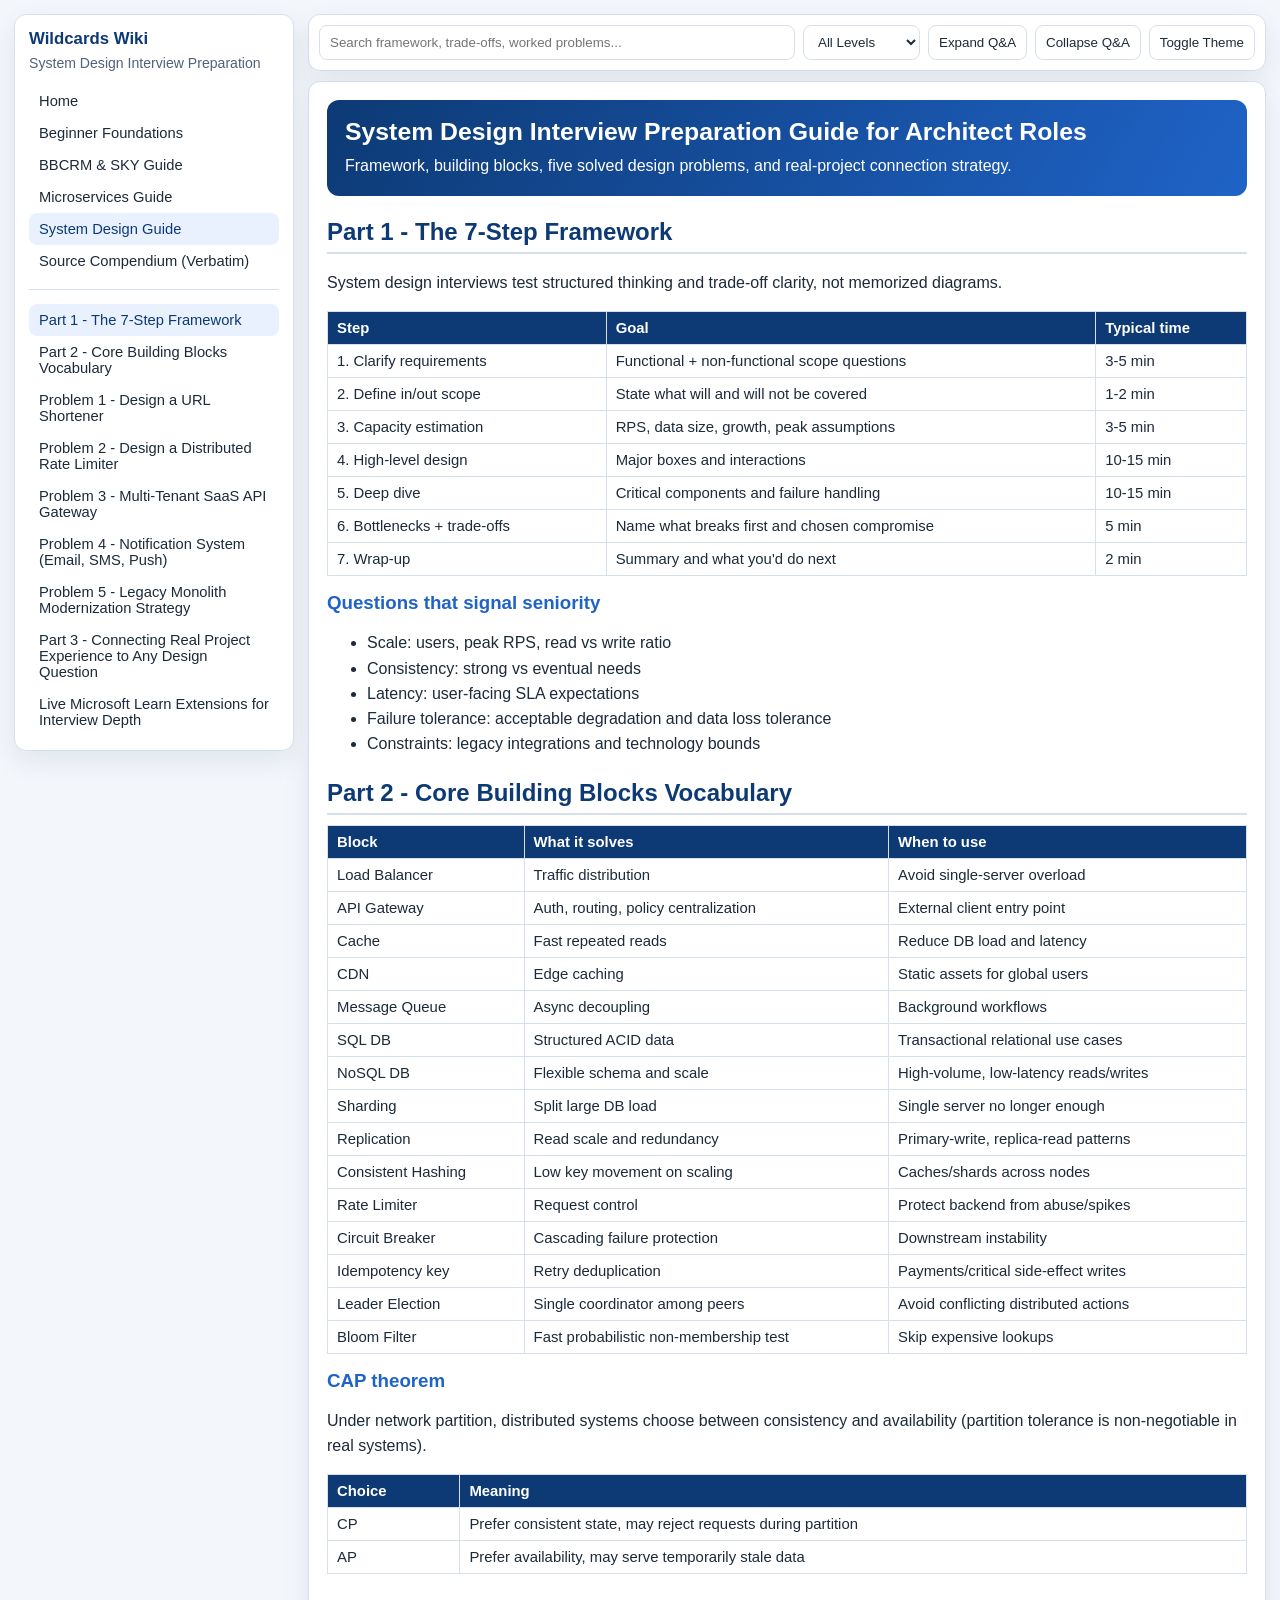
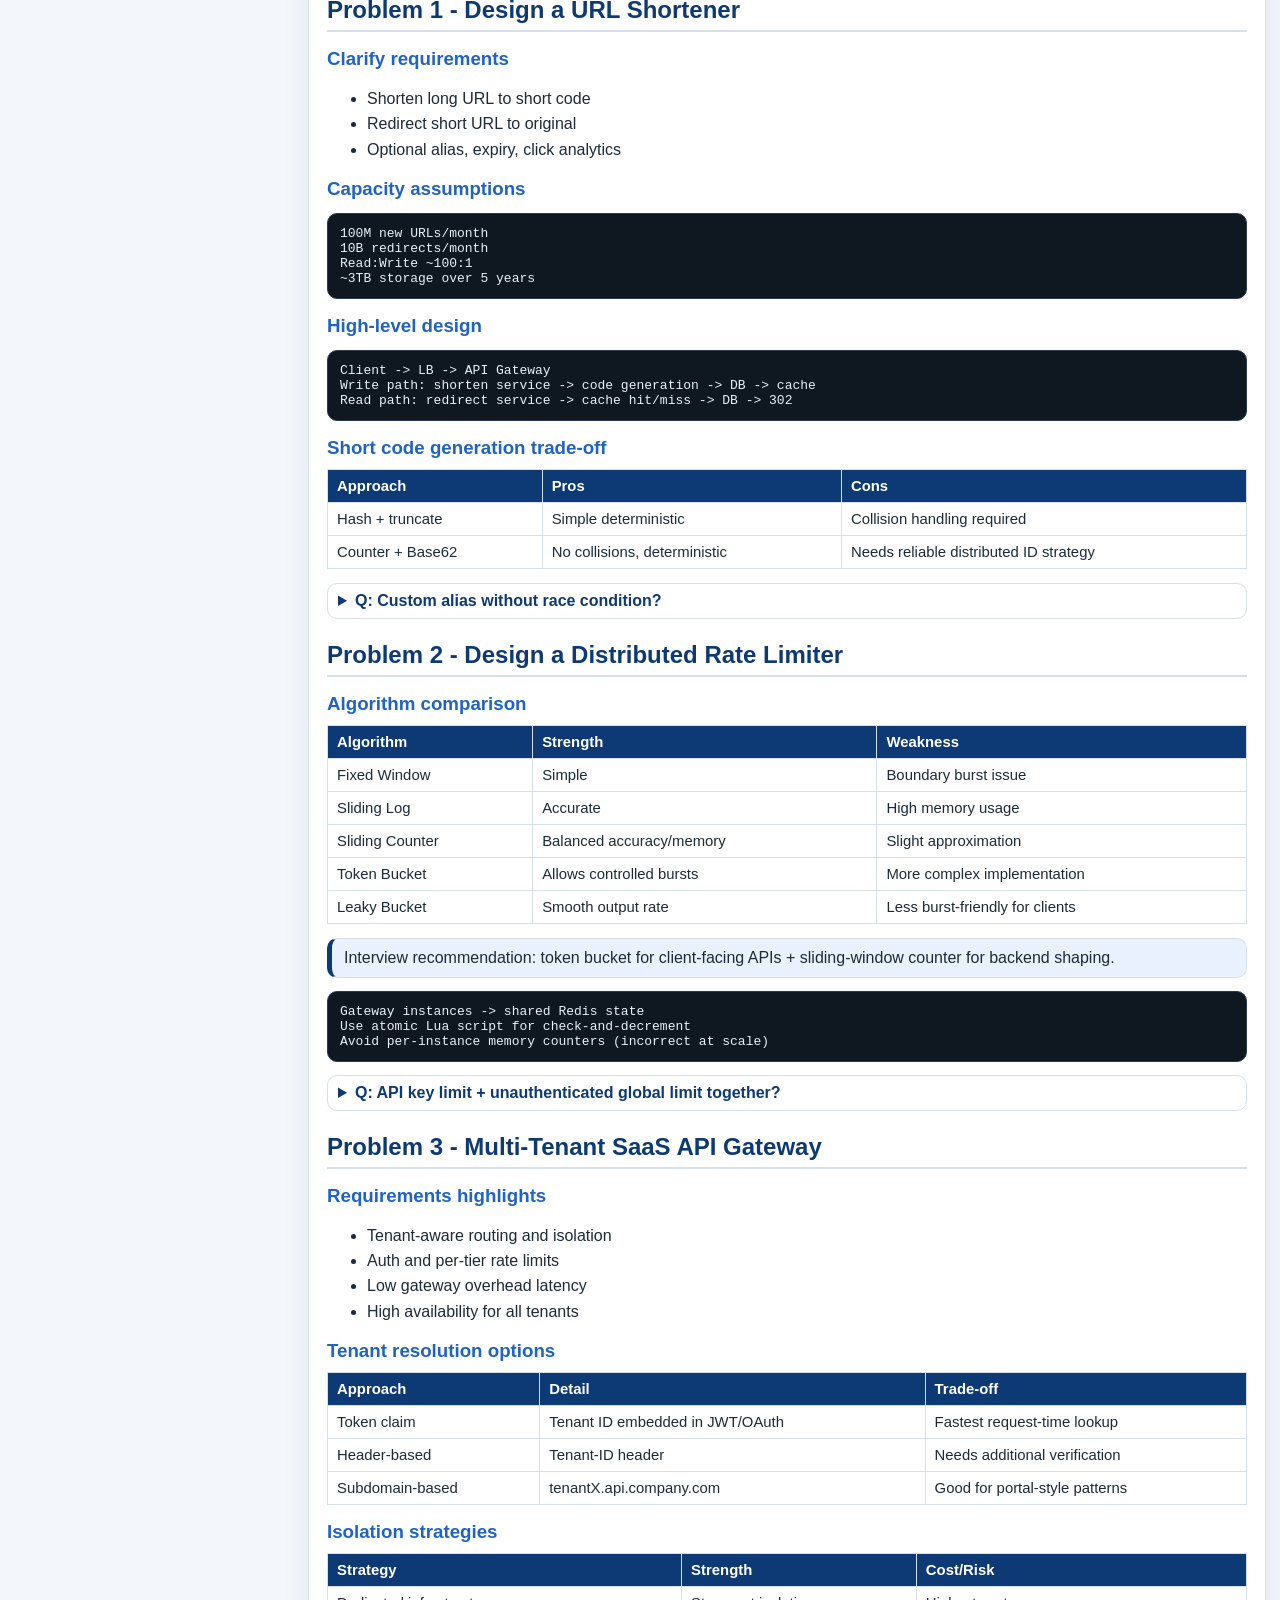
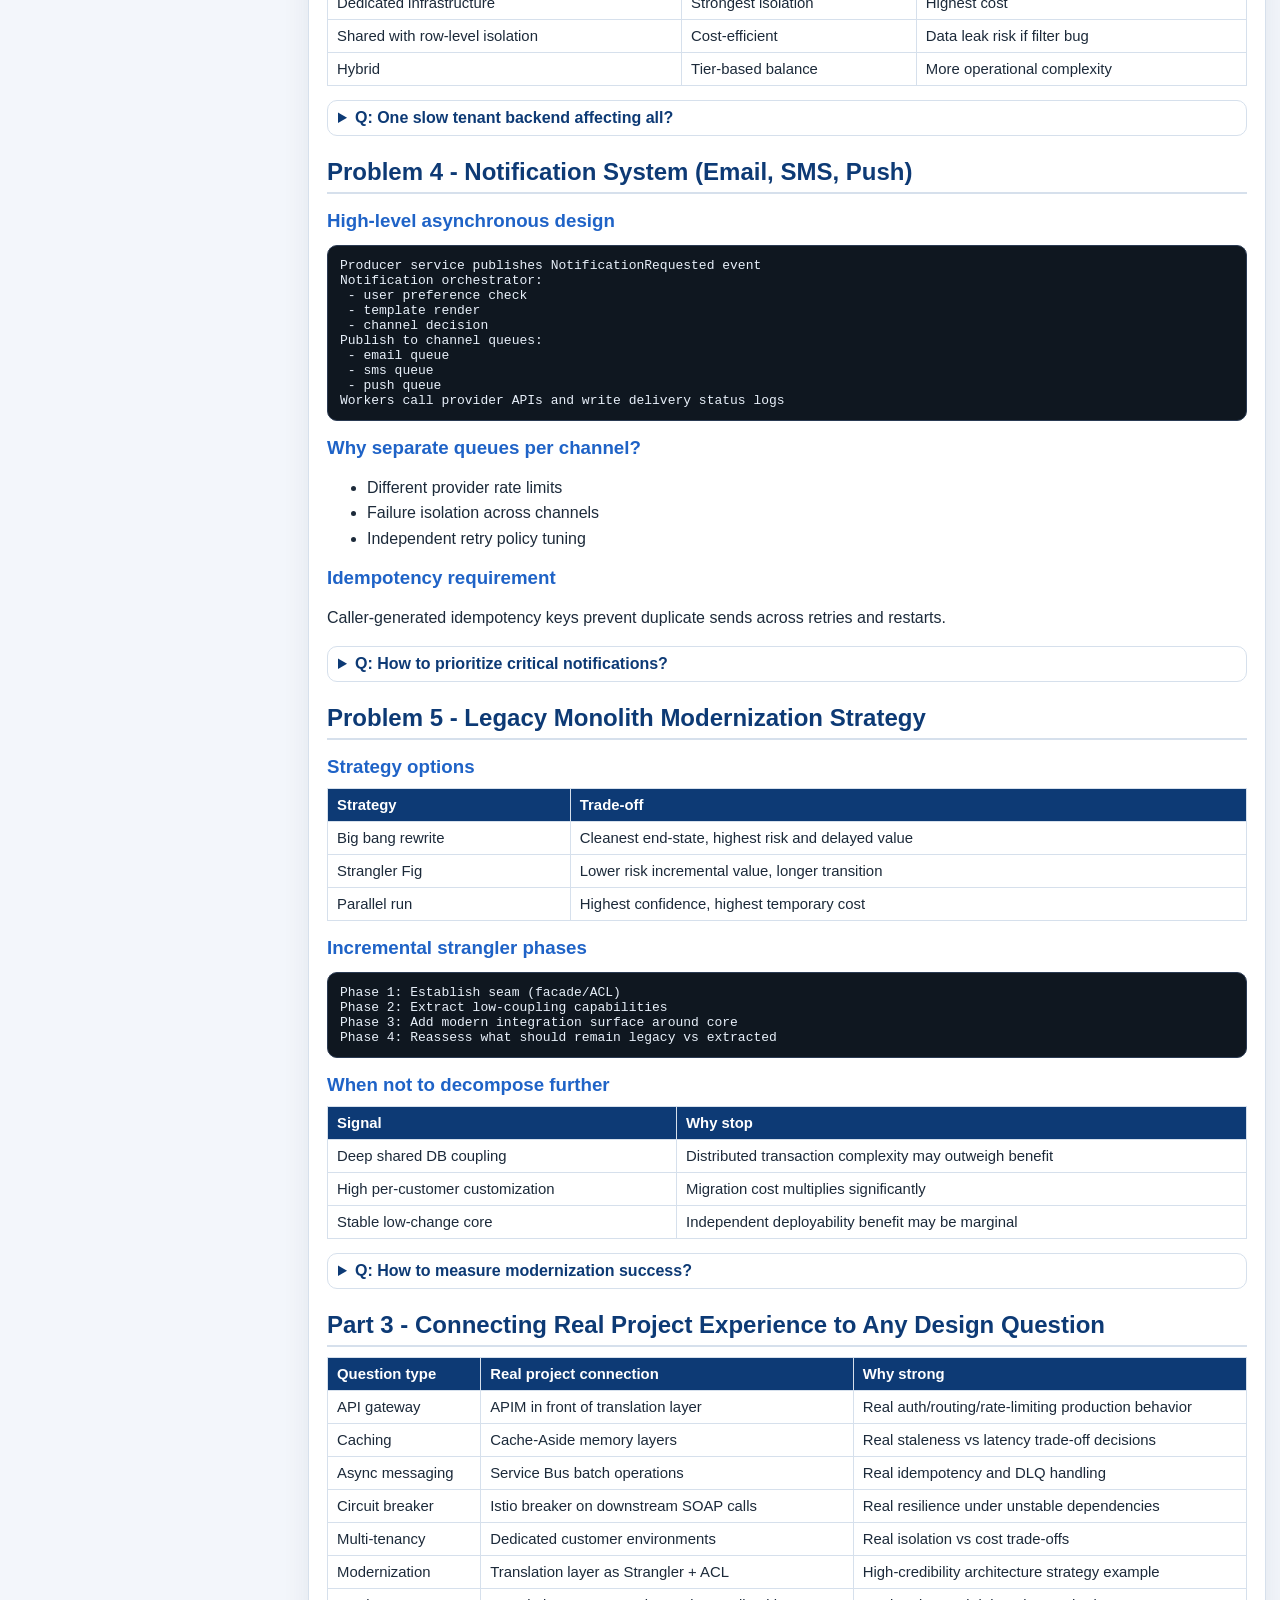
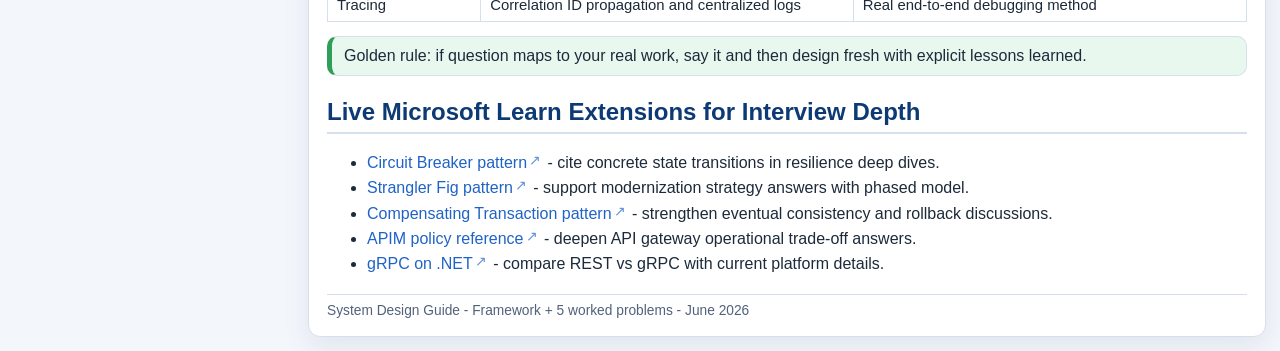
<file: system-design-guide.html>
<!DOCTYPE html>
<html lang="en">
<head>
  <meta charset="UTF-8" />
  <meta name="viewport" content="width=device-width, initial-scale=1.0" />
  <title>System Design Interview Preparation Guide - Wildcards Wiki</title>
  <link rel="stylesheet" href="styles.css" />
</head>
<body>
  <div class="shell">
    <aside class="sidebar card">
      <div class="brand">Wildcards Wiki</div>
      <div class="sub">System Design Interview Preparation</div>
      <div class="menu">
        <a href="index.html">Home</a>
        <a href="foundations.html">Beginner Foundations</a>
        <a href="bbcrm-guide.html">BBCRM & SKY Guide</a>
        <a href="microservices-guide.html">Microservices Guide</a>
        <a class="active" href="system-design-guide.html">System Design Guide</a>
        <a href="source-compendium.html">Source Compendium (Verbatim)</a>
      </div>
      <hr style="border:0;border-top:1px solid var(--border); margin: 12px 0;" />
      <nav id="toc" class="menu"></nav>
    </aside>

    <main class="main">
      <section class="toolbar card">
        <input id="search" placeholder="Search framework, trade-offs, worked problems..." />
        <select id="level">
          <option value="all">All Levels</option>
          <option value="beginner">Beginner</option>
          <option value="intermediate">Intermediate</option>
          <option value="advanced">Advanced</option>
        </select>
        <button id="expandAll">Expand Q&A</button>
        <button id="collapseAll">Collapse Q&A</button>
        <button id="theme">Toggle Theme</button>
      </section>

      <section class="content card" data-level="intermediate advanced">
        <div class="hero">
          <h1>System Design Interview Preparation Guide for Architect Roles</h1>
          <p>Framework, building blocks, five solved design problems, and real-project connection strategy.</p>
        </div>

        <section data-level="intermediate advanced" id="p1-framework">
          <h2>Part 1 - The 7-Step Framework</h2>
          <p>System design interviews test structured thinking and trade-off clarity, not memorized diagrams.</p>
          <table>
            <tr><th>Step</th><th>Goal</th><th>Typical time</th></tr>
            <tr><td>1. Clarify requirements</td><td>Functional + non-functional scope questions</td><td>3-5 min</td></tr>
            <tr><td>2. Define in/out scope</td><td>State what will and will not be covered</td><td>1-2 min</td></tr>
            <tr><td>3. Capacity estimation</td><td>RPS, data size, growth, peak assumptions</td><td>3-5 min</td></tr>
            <tr><td>4. High-level design</td><td>Major boxes and interactions</td><td>10-15 min</td></tr>
            <tr><td>5. Deep dive</td><td>Critical components and failure handling</td><td>10-15 min</td></tr>
            <tr><td>6. Bottlenecks + trade-offs</td><td>Name what breaks first and chosen compromise</td><td>5 min</td></tr>
            <tr><td>7. Wrap-up</td><td>Summary and what you'd do next</td><td>2 min</td></tr>
          </table>
          <h3>Questions that signal seniority</h3>
          <ul>
            <li>Scale: users, peak RPS, read vs write ratio</li>
            <li>Consistency: strong vs eventual needs</li>
            <li>Latency: user-facing SLA expectations</li>
            <li>Failure tolerance: acceptable degradation and data loss tolerance</li>
            <li>Constraints: legacy integrations and technology bounds</li>
          </ul>
        </section>

        <section data-level="intermediate advanced" id="p2-blocks">
          <h2>Part 2 - Core Building Blocks Vocabulary</h2>
          <table>
            <tr><th>Block</th><th>What it solves</th><th>When to use</th></tr>
            <tr><td>Load Balancer</td><td>Traffic distribution</td><td>Avoid single-server overload</td></tr>
            <tr><td>API Gateway</td><td>Auth, routing, policy centralization</td><td>External client entry point</td></tr>
            <tr><td>Cache</td><td>Fast repeated reads</td><td>Reduce DB load and latency</td></tr>
            <tr><td>CDN</td><td>Edge caching</td><td>Static assets for global users</td></tr>
            <tr><td>Message Queue</td><td>Async decoupling</td><td>Background workflows</td></tr>
            <tr><td>SQL DB</td><td>Structured ACID data</td><td>Transactional relational use cases</td></tr>
            <tr><td>NoSQL DB</td><td>Flexible schema and scale</td><td>High-volume, low-latency reads/writes</td></tr>
            <tr><td>Sharding</td><td>Split large DB load</td><td>Single server no longer enough</td></tr>
            <tr><td>Replication</td><td>Read scale and redundancy</td><td>Primary-write, replica-read patterns</td></tr>
            <tr><td>Consistent Hashing</td><td>Low key movement on scaling</td><td>Caches/shards across nodes</td></tr>
            <tr><td>Rate Limiter</td><td>Request control</td><td>Protect backend from abuse/spikes</td></tr>
            <tr><td>Circuit Breaker</td><td>Cascading failure protection</td><td>Downstream instability</td></tr>
            <tr><td>Idempotency key</td><td>Retry deduplication</td><td>Payments/critical side-effect writes</td></tr>
            <tr><td>Leader Election</td><td>Single coordinator among peers</td><td>Avoid conflicting distributed actions</td></tr>
            <tr><td>Bloom Filter</td><td>Fast probabilistic non-membership test</td><td>Skip expensive lookups</td></tr>
          </table>

          <h3>CAP theorem</h3>
          <p>
            Under network partition, distributed systems choose between consistency and availability (partition tolerance is non-negotiable in real systems).
          </p>
          <table>
            <tr><th>Choice</th><th>Meaning</th></tr>
            <tr><td>CP</td><td>Prefer consistent state, may reject requests during partition</td></tr>
            <tr><td>AP</td><td>Prefer availability, may serve temporarily stale data</td></tr>
          </table>
        </section>

        <section data-level="advanced" id="problem1">
          <h2>Problem 1 - Design a URL Shortener</h2>
          <h3>Clarify requirements</h3>
          <ul>
            <li>Shorten long URL to short code</li>
            <li>Redirect short URL to original</li>
            <li>Optional alias, expiry, click analytics</li>
          </ul>
          <h3>Capacity assumptions</h3>
<pre>100M new URLs/month
10B redirects/month
Read:Write ~100:1
~3TB storage over 5 years</pre>
          <h3>High-level design</h3>
<pre>Client -> LB -> API Gateway
Write path: shorten service -> code generation -> DB -> cache
Read path: redirect service -> cache hit/miss -> DB -> 302</pre>
          <h3>Short code generation trade-off</h3>
          <table>
            <tr><th>Approach</th><th>Pros</th><th>Cons</th></tr>
            <tr><td>Hash + truncate</td><td>Simple deterministic</td><td>Collision handling required</td></tr>
            <tr><td>Counter + Base62</td><td>No collisions, deterministic</td><td>Needs reliable distributed ID strategy</td></tr>
          </table>
          <details>
            <summary>Q: Custom alias without race condition?</summary>
            <p>Enforce DB unique constraint and handle unique-violation conflict (409). Do not rely on check-then-write only.</p>
          </details>
        </section>

        <section data-level="advanced" id="problem2">
          <h2>Problem 2 - Design a Distributed Rate Limiter</h2>
          <h3>Algorithm comparison</h3>
          <table>
            <tr><th>Algorithm</th><th>Strength</th><th>Weakness</th></tr>
            <tr><td>Fixed Window</td><td>Simple</td><td>Boundary burst issue</td></tr>
            <tr><td>Sliding Log</td><td>Accurate</td><td>High memory usage</td></tr>
            <tr><td>Sliding Counter</td><td>Balanced accuracy/memory</td><td>Slight approximation</td></tr>
            <tr><td>Token Bucket</td><td>Allows controlled bursts</td><td>More complex implementation</td></tr>
            <tr><td>Leaky Bucket</td><td>Smooth output rate</td><td>Less burst-friendly for clients</td></tr>
          </table>
          <div class="info">
            Interview recommendation: token bucket for client-facing APIs + sliding-window counter for backend shaping.
          </div>
<pre>Gateway instances -> shared Redis state
Use atomic Lua script for check-and-decrement
Avoid per-instance memory counters (incorrect at scale)</pre>
          <details>
            <summary>Q: API key limit + unauthenticated global limit together?</summary>
            <p>Apply layered checks with separate keys: rate_limit:ip and rate_limit:api_key. Both must pass.</p>
          </details>
        </section>

        <section data-level="advanced" id="problem3">
          <h2>Problem 3 - Multi-Tenant SaaS API Gateway</h2>
          <h3>Requirements highlights</h3>
          <ul>
            <li>Tenant-aware routing and isolation</li>
            <li>Auth and per-tier rate limits</li>
            <li>Low gateway overhead latency</li>
            <li>High availability for all tenants</li>
          </ul>
          <h3>Tenant resolution options</h3>
          <table>
            <tr><th>Approach</th><th>Detail</th><th>Trade-off</th></tr>
            <tr><td>Token claim</td><td>Tenant ID embedded in JWT/OAuth</td><td>Fastest request-time lookup</td></tr>
            <tr><td>Header-based</td><td>Tenant-ID header</td><td>Needs additional verification</td></tr>
            <tr><td>Subdomain-based</td><td>tenantX.api.company.com</td><td>Good for portal-style patterns</td></tr>
          </table>
          <h3>Isolation strategies</h3>
          <table>
            <tr><th>Strategy</th><th>Strength</th><th>Cost/Risk</th></tr>
            <tr><td>Dedicated infrastructure</td><td>Strongest isolation</td><td>Highest cost</td></tr>
            <tr><td>Shared with row-level isolation</td><td>Cost-efficient</td><td>Data leak risk if filter bug</td></tr>
            <tr><td>Hybrid</td><td>Tier-based balance</td><td>More operational complexity</td></tr>
          </table>
          <details>
            <summary>Q: One slow tenant backend affecting all?</summary>
            <p>Use per-tenant circuit breaker and bulkhead resource pools so unhealthy tenant calls cannot starve shared gateway capacity.</p>
          </details>
        </section>

        <section data-level="advanced" id="problem4">
          <h2>Problem 4 - Notification System (Email, SMS, Push)</h2>
          <h3>High-level asynchronous design</h3>
<pre>Producer service publishes NotificationRequested event
Notification orchestrator:
 - user preference check
 - template render
 - channel decision
Publish to channel queues:
 - email queue
 - sms queue
 - push queue
Workers call provider APIs and write delivery status logs</pre>
          <h3>Why separate queues per channel?</h3>
          <ul>
            <li>Different provider rate limits</li>
            <li>Failure isolation across channels</li>
            <li>Independent retry policy tuning</li>
          </ul>
          <h3>Idempotency requirement</h3>
          <p>Caller-generated idempotency keys prevent duplicate sends across retries and restarts.</p>
          <details>
            <summary>Q: How to prioritize critical notifications?</summary>
            <p>Use priority queues and dedicated worker pools so critical transactional alerts are not delayed by bulk marketing load.</p>
          </details>
        </section>

        <section data-level="advanced" id="problem5">
          <h2>Problem 5 - Legacy Monolith Modernization Strategy</h2>
          <h3>Strategy options</h3>
          <table>
            <tr><th>Strategy</th><th>Trade-off</th></tr>
            <tr><td>Big bang rewrite</td><td>Cleanest end-state, highest risk and delayed value</td></tr>
            <tr><td>Strangler Fig</td><td>Lower risk incremental value, longer transition</td></tr>
            <tr><td>Parallel run</td><td>Highest confidence, highest temporary cost</td></tr>
          </table>
          <h3>Incremental strangler phases</h3>
<pre>Phase 1: Establish seam (facade/ACL)
Phase 2: Extract low-coupling capabilities
Phase 3: Add modern integration surface around core
Phase 4: Reassess what should remain legacy vs extracted</pre>
          <h3>When not to decompose further</h3>
          <table>
            <tr><th>Signal</th><th>Why stop</th></tr>
            <tr><td>Deep shared DB coupling</td><td>Distributed transaction complexity may outweigh benefit</td></tr>
            <tr><td>High per-customer customization</td><td>Migration cost multiplies significantly</td></tr>
            <tr><td>Stable low-change core</td><td>Independent deployability benefit may be marginal</td></tr>
          </table>
          <details>
            <summary>Q: How to measure modernization success?</summary>
            <p>Track leading indicators: deployment frequency, incident rate, developer velocity, latency/error rate, and user-impact metrics.</p>
          </details>
        </section>

        <section data-level="intermediate advanced" id="part3-project-linking">
          <h2>Part 3 - Connecting Real Project Experience to Any Design Question</h2>
          <table>
            <tr><th>Question type</th><th>Real project connection</th><th>Why strong</th></tr>
            <tr><td>API gateway</td><td>APIM in front of translation layer</td><td>Real auth/routing/rate-limiting production behavior</td></tr>
            <tr><td>Caching</td><td>Cache-Aside memory layers</td><td>Real staleness vs latency trade-off decisions</td></tr>
            <tr><td>Async messaging</td><td>Service Bus batch operations</td><td>Real idempotency and DLQ handling</td></tr>
            <tr><td>Circuit breaker</td><td>Istio breaker on downstream SOAP calls</td><td>Real resilience under unstable dependencies</td></tr>
            <tr><td>Multi-tenancy</td><td>Dedicated customer environments</td><td>Real isolation vs cost trade-offs</td></tr>
            <tr><td>Modernization</td><td>Translation layer as Strangler + ACL</td><td>High-credibility architecture strategy example</td></tr>
            <tr><td>Tracing</td><td>Correlation ID propagation and centralized logs</td><td>Real end-to-end debugging method</td></tr>
          </table>
          <div class="success">
            Golden rule: if question maps to your real work, say it and then design fresh with explicit lessons learned.
          </div>
        </section>

        <section data-level="intermediate advanced" id="system-live-learn">
          <h2>Live Microsoft Learn Extensions for Interview Depth</h2>
          <ul>
            <li><a target="_blank" rel="noopener" href="https://learn.microsoft.com/en-us/azure/architecture/patterns/circuit-breaker">Circuit Breaker pattern</a> - cite concrete state transitions in resilience deep dives.</li>
            <li><a target="_blank" rel="noopener" href="https://learn.microsoft.com/en-us/azure/architecture/patterns/strangler-fig">Strangler Fig pattern</a> - support modernization strategy answers with phased model.</li>
            <li><a target="_blank" rel="noopener" href="https://learn.microsoft.com/en-us/azure/architecture/patterns/compensating-transaction">Compensating Transaction pattern</a> - strengthen eventual consistency and rollback discussions.</li>
            <li><a target="_blank" rel="noopener" href="https://learn.microsoft.com/en-us/azure/api-management/api-management-policies">APIM policy reference</a> - deepen API gateway operational trade-off answers.</li>
            <li><a target="_blank" rel="noopener" href="https://learn.microsoft.com/en-us/aspnet/core/grpc/?view=aspnetcore-10.0">gRPC on .NET</a> - compare REST vs gRPC with current platform details.</li>
          </ul>
        </section>

        <div class="footer">System Design Guide - Framework + 5 worked problems - June 2026</div>
      </section>
    </main>
  </div>
  <script src="app.js"></script>
</body>
</html>
</file>
<file: styles.css>
:root {
  --bg: #f3f6fb;
  --panel: #ffffff;
  --text: #1c2a3a;
  --muted: #51627a;
  --brand: #0d3a75;
  --brand-2: #1f63c7;
  --border: #d6e0ec;
  --accent: #e9f1ff;
  --ok: #e8f8ef;
  --warn: #fff5df;
  --code: #0f1720;
  --code-text: #e8f0fa;
  --shadow: 0 10px 28px rgba(12, 36, 72, 0.08);
}

body.dark {
  --bg: #0a121f;
  --panel: #101a2b;
  --text: #d8e5f5;
  --muted: #95a9c2;
  --brand: #78adff;
  --brand-2: #9dc1ff;
  --border: #253652;
  --accent: #172842;
  --ok: #122a22;
  --warn: #37290f;
  --code: #050912;
  --code-text: #d8e5f5;
  --shadow: none;
}

* {
  box-sizing: border-box;
}

html,
body {
  margin: 0;
  padding: 0;
  font-family: "Segoe UI", Inter, Arial, sans-serif;
  color: var(--text);
  background: var(--bg);
}

a {
  color: var(--brand-2);
  text-decoration: none;
}

a:hover {
  text-decoration: underline;
}

.shell {
  max-width: 1400px;
  margin: 0 auto;
  padding: 14px;
  display: grid;
  grid-template-columns: 280px 1fr;
  gap: 14px;
}

.card {
  background: var(--panel);
  border: 1px solid var(--border);
  border-radius: 12px;
  box-shadow: var(--shadow);
}

.sidebar {
  position: sticky;
  top: 14px;
  align-self: start;
  max-height: calc(100vh - 28px);
  overflow: auto;
  padding: 14px;
}

.brand {
  font-size: 1.05rem;
  font-weight: 800;
  color: var(--brand);
}

.sub {
  margin-top: 6px;
  color: var(--muted);
  font-size: 0.88rem;
}

.menu {
  margin-top: 14px;
}

.menu a {
  display: block;
  padding: 8px 10px;
  border-radius: 8px;
  color: var(--text);
  font-size: 0.92rem;
}

.menu a:hover,
.menu a.active {
  background: var(--accent);
  color: var(--brand);
  text-decoration: none;
}

.main {
  display: grid;
  gap: 10px;
}

.toolbar {
  padding: 10px;
  display: flex;
  gap: 8px;
  flex-wrap: wrap;
}

.toolbar input,
.toolbar select,
.toolbar button {
  border: 1px solid var(--border);
  border-radius: 8px;
  background: var(--panel);
  color: var(--text);
  padding: 8px 10px;
}

.toolbar input {
  flex: 1 1 280px;
}

.toolbar button {
  cursor: pointer;
}

.content {
  padding: 18px;
}

.hero {
  background: linear-gradient(120deg, var(--brand), var(--brand-2));
  color: #fff;
  border-radius: 12px;
  padding: 18px;
  margin-bottom: 12px;
}

.hero h1 {
  margin: 0 0 8px;
  font-size: 1.55rem;
}

.hero p {
  margin: 0;
  line-height: 1.5;
}

h2 {
  color: var(--brand);
  border-bottom: 2px solid var(--border);
  padding-bottom: 6px;
  margin-top: 22px;
  margin-bottom: 10px;
}

h3 {
  margin-top: 16px;
  margin-bottom: 8px;
  color: var(--brand-2);
}

p,
li {
  line-height: 1.58;
}

table {
  width: 100%;
  border-collapse: collapse;
  margin: 10px 0 14px;
  font-size: 0.93rem;
}

th,
td {
  border: 1px solid var(--border);
  padding: 8px 9px;
  text-align: left;
  vertical-align: top;
}

th {
  background: var(--brand);
  color: #fff;
}

.info,
.success,
.warning {
  border: 1px solid var(--border);
  border-left: 5px solid var(--brand);
  border-radius: 10px;
  background: var(--accent);
  padding: 10px 12px;
  margin: 10px 0;
}

.success {
  border-left-color: #2f9e5a;
  background: var(--ok);
}

.warning {
  border-left-color: #b48200;
  background: var(--warn);
}

details {
  border: 1px solid var(--border);
  border-radius: 10px;
  margin: 8px 0;
  padding: 8px 10px;
}

summary {
  cursor: pointer;
  color: var(--brand);
  font-weight: 600;
}

pre {
  border: 1px solid #2a3a52;
  border-radius: 10px;
  background: var(--code);
  color: var(--code-text);
  padding: 12px;
  overflow: auto;
}

.chip {
  display: inline-block;
  border: 1px solid var(--border);
  border-radius: 999px;
  color: var(--muted);
  font-size: 0.77rem;
  padding: 2px 8px;
  margin-right: 6px;
  margin-top: 6px;
}

.grid-2 {
  display: grid;
  grid-template-columns: 1fr 1fr;
  gap: 10px;
}

.hidden {
  display: none !important;
}

.highlight {
  background: #ffe48a;
  color: #222;
  padding: 0 2px;
  border-radius: 3px;
}

.checklist li {
  margin-bottom: 6px;
}

.footer {
  margin-top: 18px;
  padding-top: 8px;
  border-top: 1px solid var(--border);
  color: var(--muted);
  font-size: 0.86rem;
}

/* External link indicator for Microsoft Learn */
a.external-link {
  position: relative;
  padding-right: 16px;
}

a.external-link::after {
  content: "↗";
  position: absolute;
  right: 2px;
  font-size: 0.85em;
  opacity: 0.7;
}

a.external-link:hover::after {
  opacity: 1;
}

/* Smooth scroll behavior */
html {
  scroll-behavior: smooth;
}

/* Anchor offset for sticky sidebar (adjust scroll position) */
main section[id] {
  scroll-margin-top: 100px;
}

@media (max-width: 1050px) {
  .shell {
    grid-template-columns: 1fr;
  }

  .sidebar {
    position: static;
    max-height: none;
  }

  .grid-2 {
    grid-template-columns: 1fr;
  }
}
</file>
